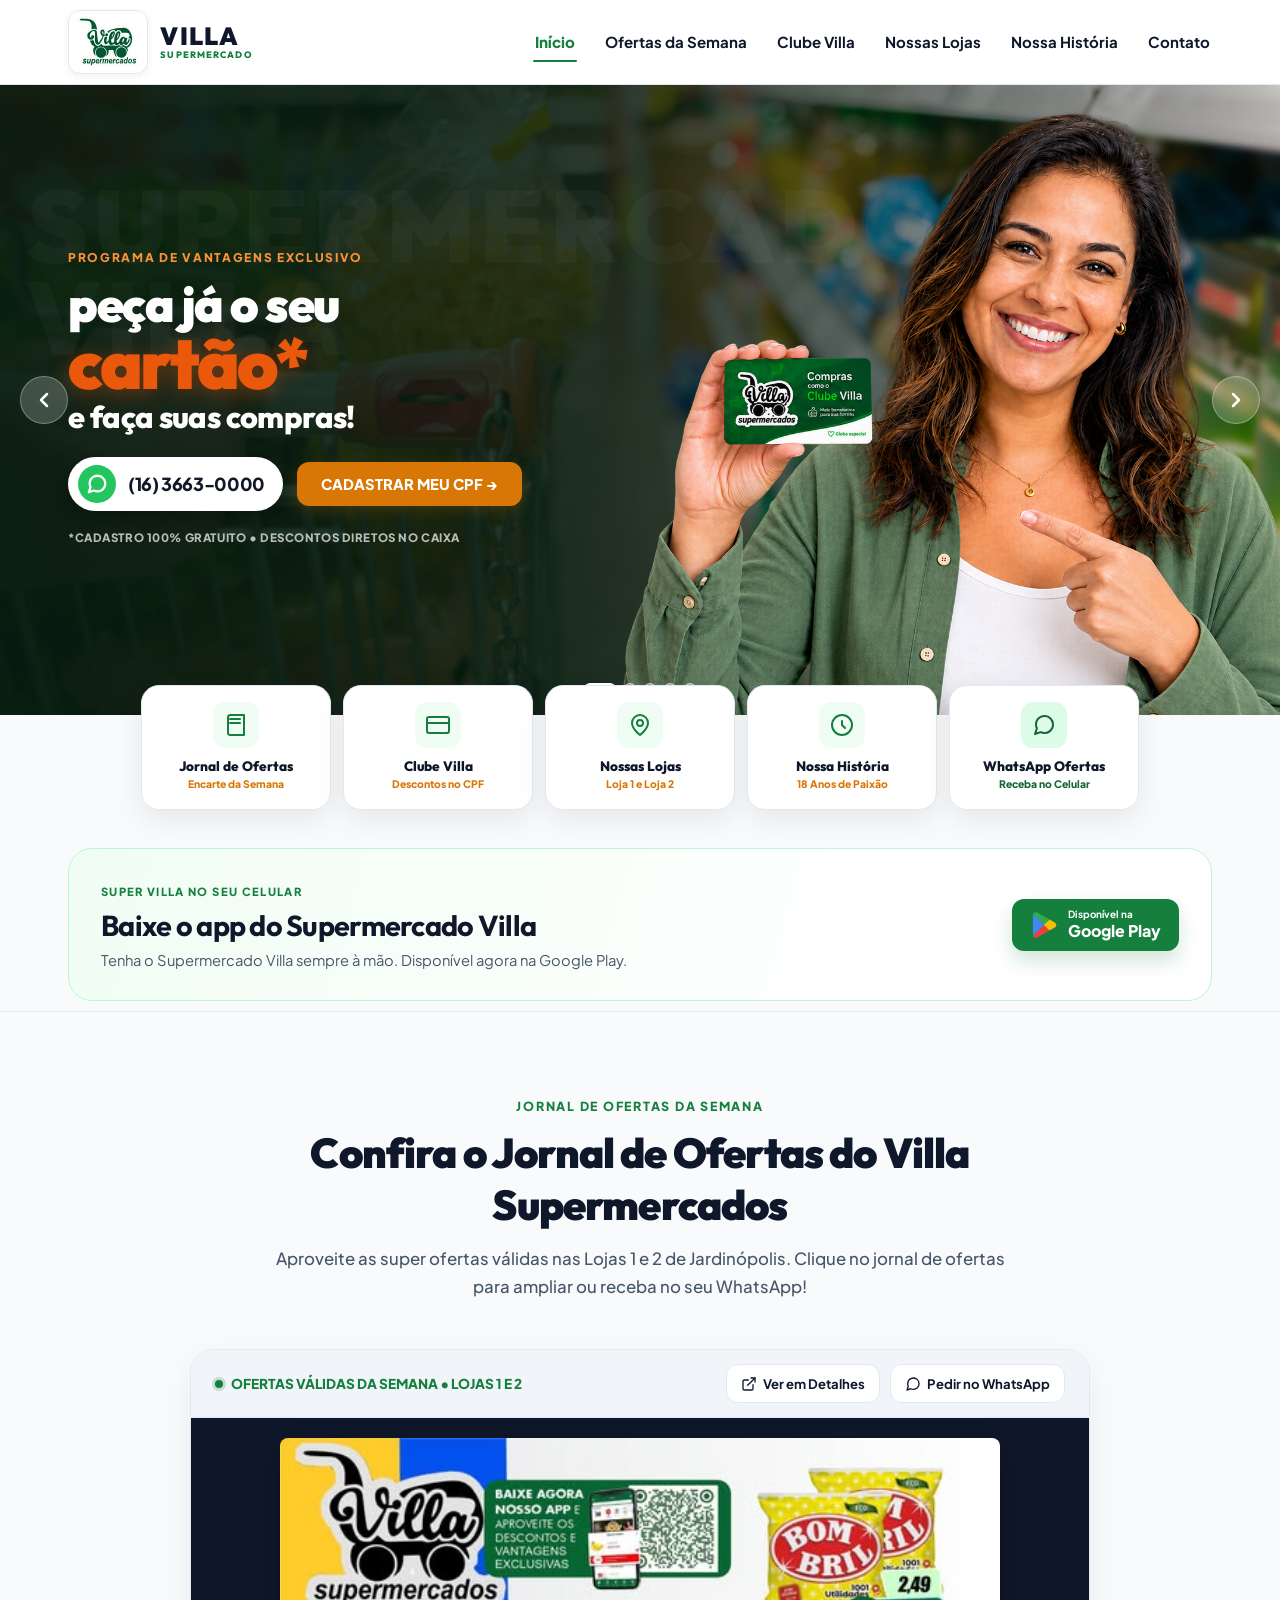
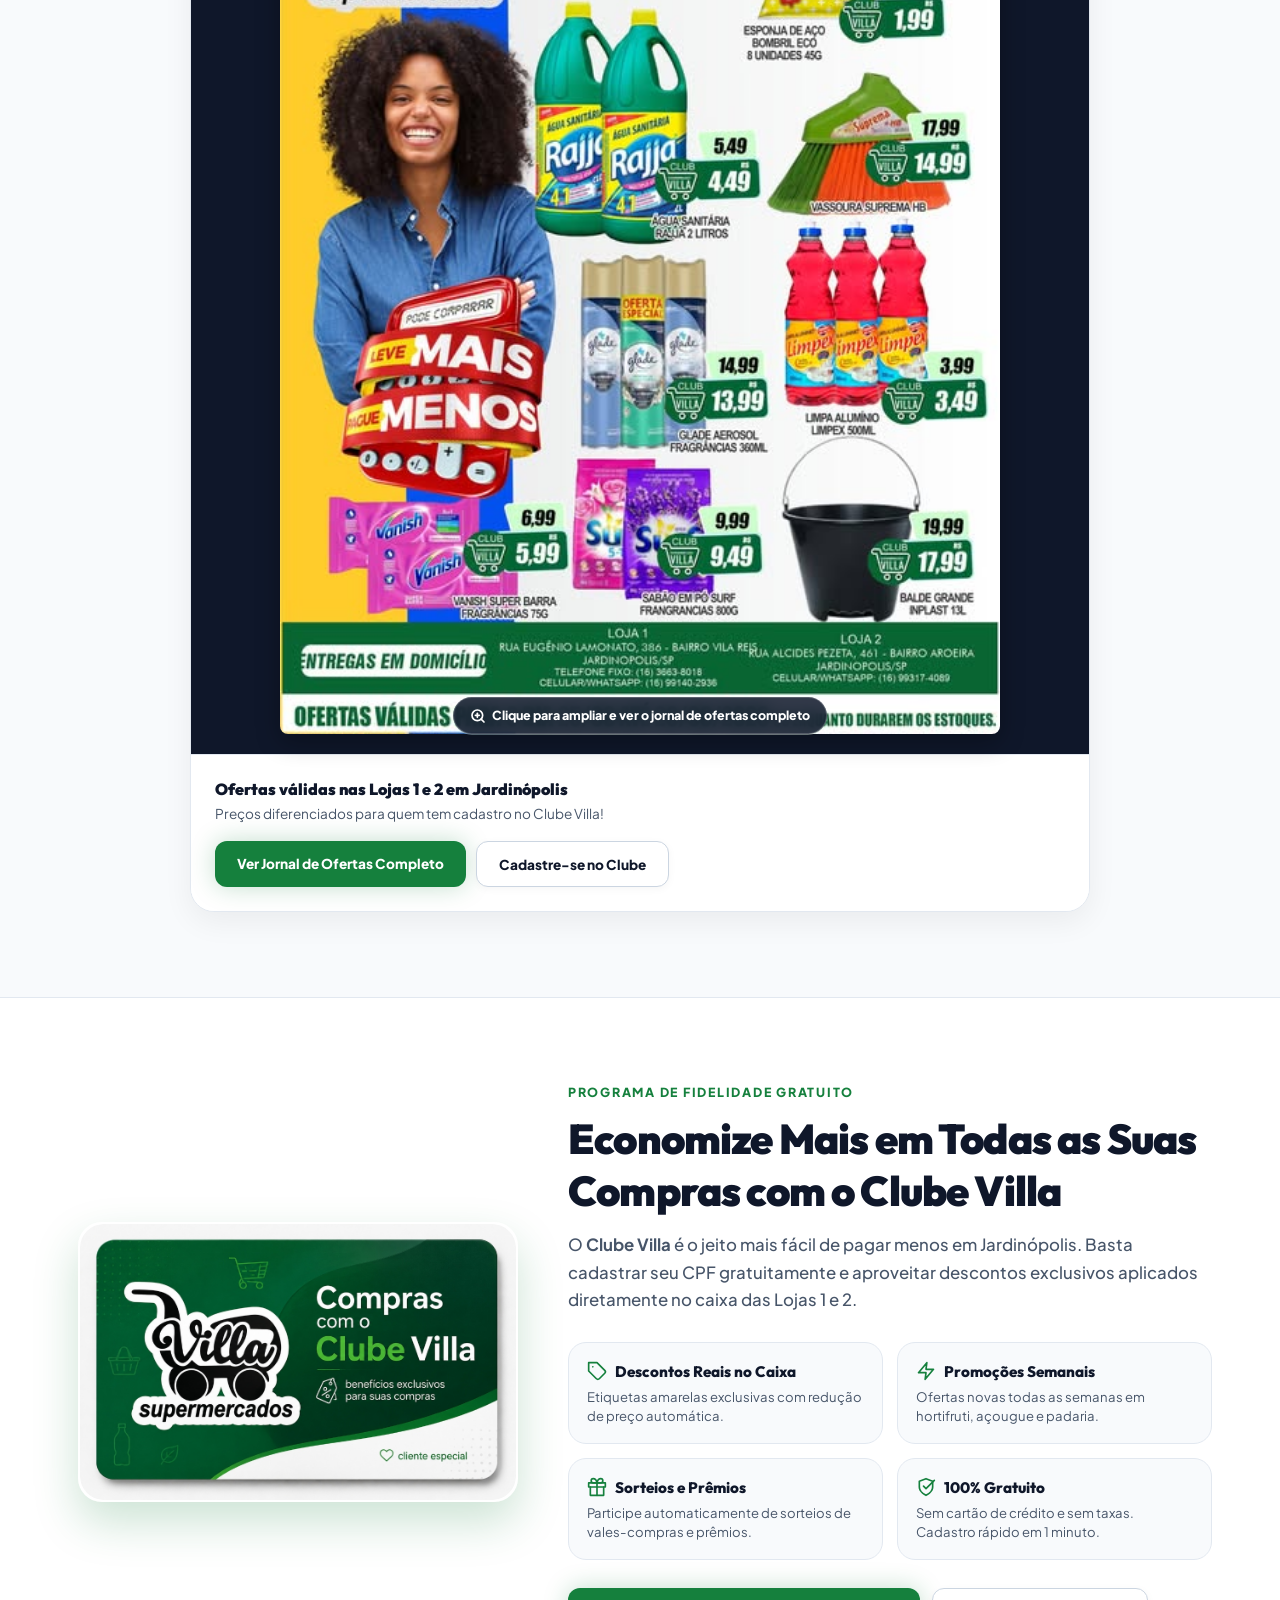
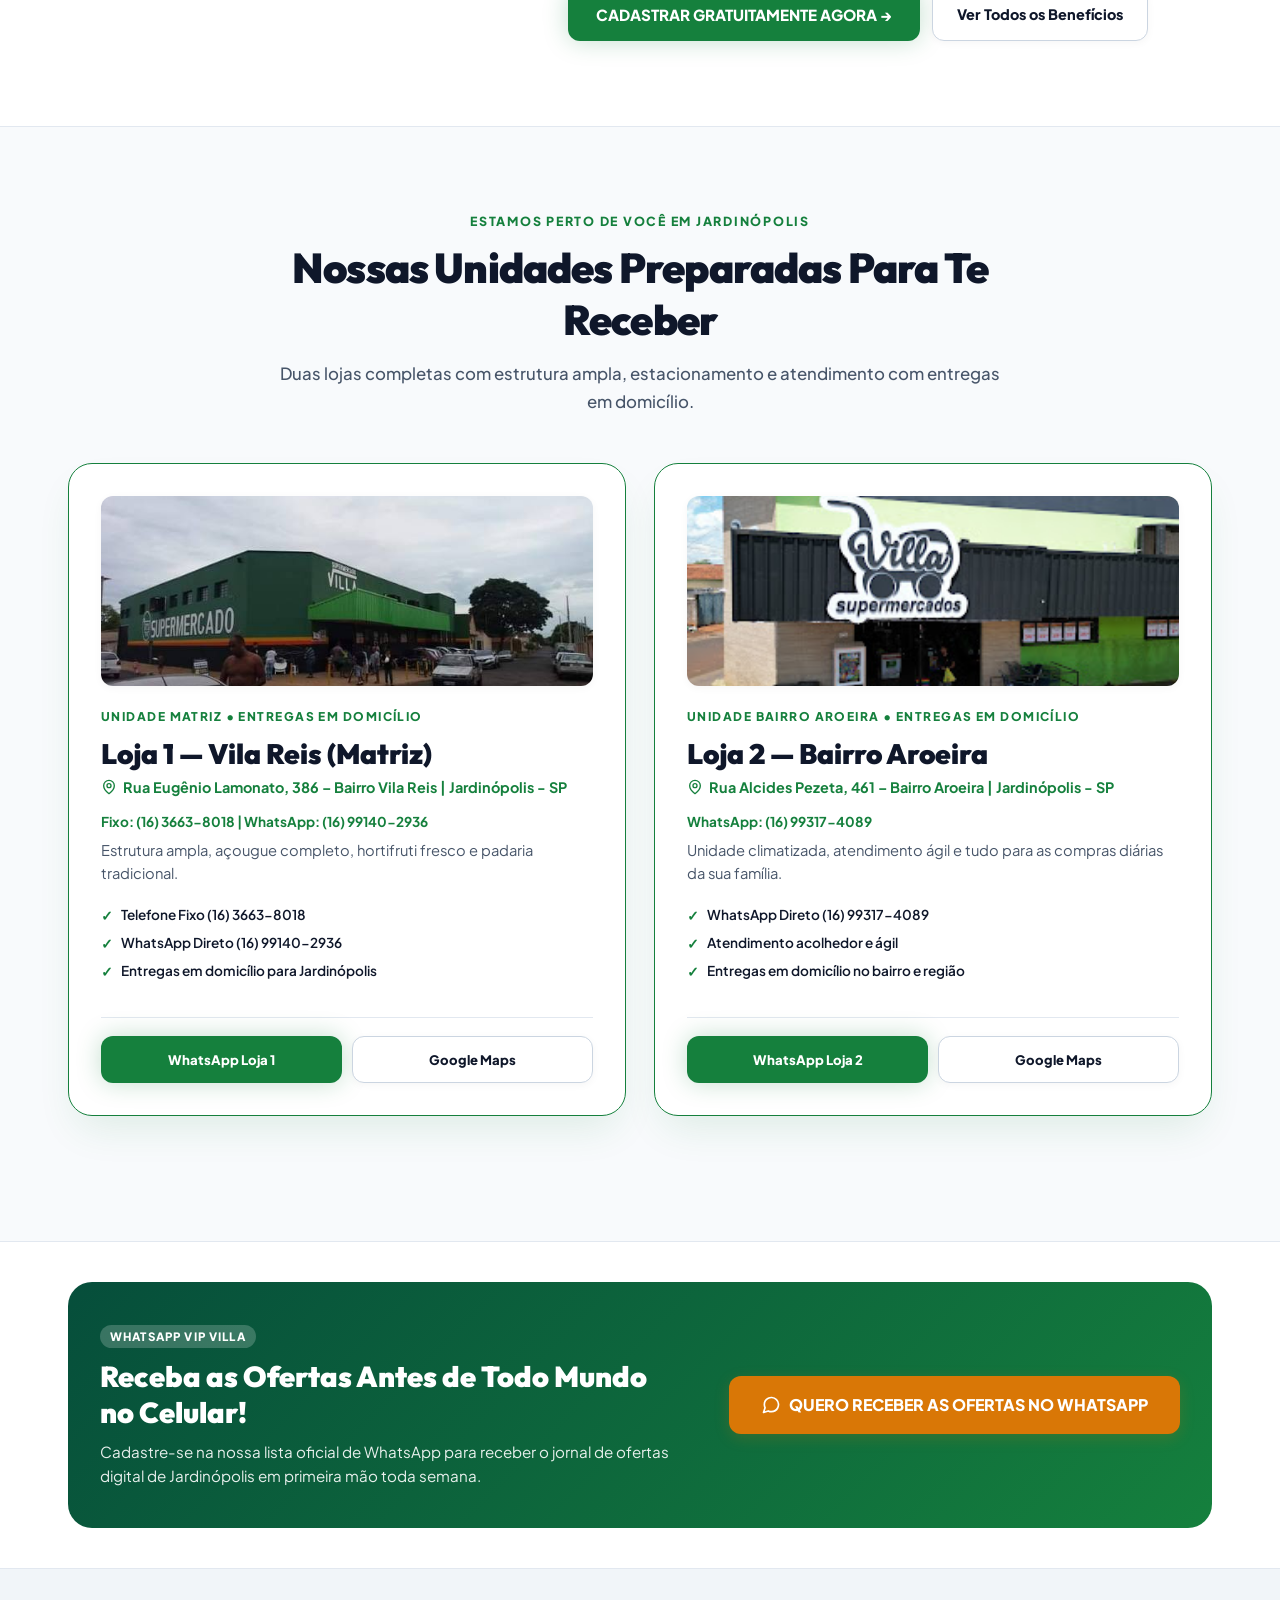
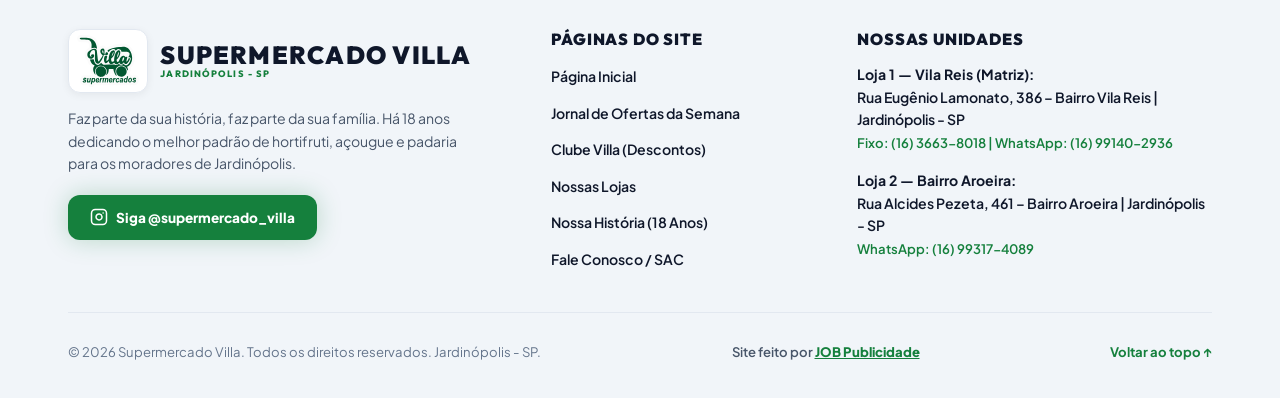
<file: index.html>
<!DOCTYPE html>
<html lang="pt-BR">
<head>
  <meta charset="UTF-8">
  <meta name="viewport" content="width=device-width, initial-scale=1.0">
  
  <!-- SEO Primary Meta Tags -->
  <title>Supermercado Villa | Jardinópolis - SP | Ofertas, Hortifruti, Açougue & Clube Villa</title>
  <meta name="title" content="Supermercado Villa | Jardinópolis - SP | Ofertas, Hortifruti, Açougue & Clube Villa">
  <meta name="description" content="Supermercado Villa em Jardinópolis SP. Há 18 anos oferecendo hortifruti fresco, açougue premium, padaria e as melhores ofertas no Clube Villa. Lojas 1 e 2!">
  <meta name="keywords" content="Supermercado Villa, Jardinópolis, Supermercado Jardinopolis, Hortifruti Jardinópolis, Açougue Jardinópolis, Clube Villa, Ofertas Supermercado Villa, Tabloide Villa">
  <meta name="author" content="Supermercado Villa">
  <meta name="robots" content="index, follow">

  <!-- Open Graph / Facebook -->
  <meta property="og:type" content="website">
  <meta property="og:url" content="https://supermercadovilla.com.br/">
  <meta property="og:title" content="Supermercado Villa — Faz parte da sua história, faz parte da sua família">
  <meta property="og:description" content="Há 18 anos oferecendo o melhor em hortifruti, açougue e padaria para Jardinópolis-SP. Inscreva-se no Clube Villa para descontos exclusivos!">
  <meta property="og:image" content="images/villa-logo-oficial.png">

  <!-- Favicon -->
  <link rel="icon" type="image/svg+xml" href="images/Supermercado Villa.svg">

  <!-- Google Fonts -->
  <link rel="preconnect" href="https://fonts.googleapis.com">
  <link rel="preconnect" href="https://fonts.gstatic.com" crossorigin>
  <link href="https://fonts.googleapis.com/css2?family=Outfit:wght@400;500;600;700;800;900&family=Plus+Jakarta+Sans:wght@400;500;600;700;800&display=swap" rel="stylesheet">

  <!-- Stylesheet -->
  <link rel="stylesheet" href="styles.css">

  <!-- Schema.org JSON-LD (SEO & GEO) -->
  <script type="application/ld+json">
  {
    "@context": "https://schema.org",
    "@graph": [
      {
        "@type": "Supermarket",
        "@id": "https://supermercadovilla.com.br/#loja1",
        "name": "Supermercado Villa - Loja 1 (Área Industrial)",
        "url": "https://supermercadovilla.com.br/lojas.html",
        "logo": "https://supermercadovilla.com.br/images/villa-logo-oficial.png",
        "image": "https://supermercadovilla.com.br/images/hero-banner.jpg",
        "description": "Loja 1 do Supermercado Villa em Jardinópolis SP na Área Industrial.",
        "telephone": "+551636630000",
        "priceRange": "$$",
        "address": {
          "@type": "PostalAddress",
          "streetAddress": "Rua Eugênio Lamonato, 386 - Área Industrial",
          "addressLocality": "Jardinópolis",
          "addressRegion": "SP",
          "postalCode": "14180-000",
          "addressCountry": "BR"
        },
        "founder": {
          "@type": "Person",
          "name": "Ivail Ribeiro Desiderio dos Santos"
        },
        "sameAs": [
          "https://www.instagram.com/supermercado_villa"
        ]
      },
      {
        "@type": "Supermarket",
        "@id": "https://supermercadovilla.com.br/#loja2",
        "name": "Supermercado Villa - Loja 2 (Jardim Aroeira)",
        "url": "https://supermercadovilla.com.br/lojas.html",
        "logo": "https://supermercadovilla.com.br/images/villa-logo-oficial.png",
        "image": "https://supermercadovilla.com.br/images/loja-2-fachada.png",
        "description": "Loja 2 do Supermercado Villa em Jardinópolis SP no Jardim Aroeira. Estrutura modernizada e completa.",
        "telephone": "+551636630001",
        "priceRange": "$$",
        "address": {
          "@type": "PostalAddress",
          "streetAddress": "Rua Alcides Pizeta, 461 - Jardim Aroeira",
          "addressLocality": "Jardinópolis",
          "addressRegion": "SP",
          "postalCode": "14180-000",
          "addressCountry": "BR"
        },
        "sameAs": [
          "https://www.instagram.com/supermercado_villa"
        ]
      }
    ]
  }
  </script>
</head>
<body>


  <!-- Navegação Principal -->
  <header class="header">
    <div class="container header-inner">
      <a href="index.html" class="logo">
        <div class="logo-box">
          <img src="images/Supermercado Villa.svg" alt="Supermercado Villa Logo Oficial" class="logo-img">
        </div>
        <div class="logo-text">
          <span class="logo-title">VILLA</span>
          <span class="logo-subtitle">SUPERMERCADO</span>
        </div>
      </a>

      <nav class="nav" aria-label="Navegação principal">
        <ul class="nav-links" id="navMenu">
          <li><a href="index.html" class="nav-link active">Início</a></li>
          <li><a href="ofertas.html" class="nav-link">Ofertas da Semana</a></li>
          <li><a href="clube.html" class="nav-link">Clube Villa</a></li>
          <li><a href="lojas.html" class="nav-link">Nossas Lojas</a></li>
          <li><a href="sobre.html" class="nav-link">Nossa História</a></li>
          <li><a href="contato.html" class="nav-link">Contato</a></li>
        </ul>
      </nav>

      <button class="mobile-toggle" id="mobileToggle" aria-label="Abrir Menu" aria-expanded="false" aria-controls="navMenu">
        <svg width="24" height="24" viewBox="0 0 24 24" fill="none" stroke="currentColor" stroke-width="2.5" stroke-linecap="round" stroke-linejoin="round"><line x1="3" y1="12" x2="21" y2="12"/><line x1="3" y1="6" x2="21" y2="6"/><line x1="3" y1="18" x2="21" y2="18"/></svg>
      </button>
    </div>
  </header>

  <!-- HERO BANNER SLIDER GRANDE (ESTILO GRICKI & BIG COMPRA) -->
  <section class="hero-slider-section">
    <div class="hero-slider">
      <div class="slider-track" id="sliderTrack">
        
        <!-- Slide 1: Grande Banner de Varejo (Fundo de Supermercado e Mulher com Cartão) -->
        <div class="slide slide-retail-campaign">
          <div class="retail-overlay"></div>
          <div class="retail-bg-watermark">SUPERMERCADOS VILLA</div>

          <div class="container retail-container">
            <div class="retail-banner-grid">
              
              <!-- Coluna Esquerda: Texto de Impacto e WhatsApp -->
              <div class="retail-col-left">
                <span class="retail-tag-eyebrow">PROGRAMA DE VANTAGENS EXCLUSIVO</span>
                <h1 class="retail-headline">
                  peça já o seu<br>
                  <span class="retail-highlight-word">cartão*</span><br>
                  <span class="retail-sub-word">e faça suas compras!</span>
                </h1>

                <div style="display: flex; align-items: center; gap: 14px; flex-wrap: wrap; margin-bottom: 18px;">
                  <a href="https://wa.me/5516991402936?text=Ol%C3%A1%2C%20gostaria%20de%20solicitar%20o%20cart%C3%A3o%20do%20Supermercado%20Villa!" target="_blank" class="retail-whatsapp-pill">
                    <span class="whatsapp-icon-circle">
                      <svg width="22" height="22" viewBox="0 0 24 24" fill="none" stroke="currentColor" stroke-width="2.5" stroke-linecap="round" stroke-linejoin="round"><path d="M21 11.5a8.38 8.38 0 0 1-.9 3.8 8.5 8.5 0 0 1-7.6 4.7 8.38 8.38 0 0 1-3.8-.9L3 21l1.9-5.7a8.38 8.38 0 0 1-.9-3.8 8.5 8.5 0 0 1 4.7-7.6 8.38 8.38 0 0 1 3.8-.9h.5a8.48 8.48 0 0 1 8 8v.5z"/></svg>
                    </span>
                    <span>(16) 3663-0000</span>
                  </a>
                  <button class="btn btn-accent js-open-clube" style="padding: 12px 24px; font-size: 0.92rem;">
                    CADASTRAR MEU CPF →
                  </button>
                </div>
                
                <div class="retail-disclaimer">*CADASTRO 100% GRATUITO • DESCONTOS DIRETOS NO CAIXA</div>
              </div>

              <!-- Coluna Direita: Mulher com Cartão Recortada e Colada na Base -->
              <div class="retail-col-visual">
                <div class="retail-shopper-wrap">
                  <img src="images/clubevila.png" alt="Cliente Clube Villa com Cartão" class="retail-shopper-img">
                </div>
              </div>

            </div>
          </div>
        </div>

        <!-- Slide 2: Aplicativo Oficial Supermercado Villa -->
        <div class="slide slide-app-campaign">
          <div class="app-banner-glow"></div>
          <div class="container">
            <div class="app-banner-grid">
              
              <!-- Coluna Texto e Ações -->
              <div class="app-banner-content">
                <span class="app-banner-tag">
                  <svg width="14" height="14" viewBox="0 0 24 24" fill="none" stroke="currentColor" stroke-width="2.5" stroke-linecap="round" stroke-linejoin="round"><rect width="14" height="20" x="5" y="2" rx="2" ry="2"/><path d="M12 18h.01"/></svg>
                  APLICATIVO OFICIAL SUPER VILLA
                </span>
                <h2 class="app-banner-title">
                  Baixe o App Supermercado Villa &amp; <span>Ative Descontos no Bolso</span>
                </h2>
                <p class="app-banner-desc">
                  Consulte o jornal de ofertas da semana, ative descontos exclusivos do Clube Villa, acompanhe promoções relâmpago e monte sua lista de compras com facilidade!
                </p>
                <div class="app-banner-actions">
                  <a href="https://play.google.com/store/apps/details?id=mobilesim.id689.app&amp;hl=pt_BR" target="_blank" rel="noopener noreferrer" class="btn-app-googleplay" aria-label="Baixar na Google Play">
                    <svg width="24" height="24" viewBox="0 0 40 40" xmlns="http://www.w3.org/2000/svg"><path fill="none" d="M0,0h40v40H0V0z"></path><g><path d="M19.7,19.2L4.3,35.3c0,0,0,0,0,0c0.5,1.7,2.1,3,4,3c0.8,0,1.5-0.2,2.1-0.6l0,0l17.4-9.9L19.7,19.2z" fill="#EA4335"></path><path d="M35.3,16.4L35.3,16.4l-7.5-4.3l-8.4,7.4l8.5,8.3l7.5-4.2c1.3-0.7,2.2-2.1,2.2-3.6C37.5,18.5,36.6,17.1,35.3,16.4z" fill="#FBBC04"></path><path d="M4.3,4.7C4.2,5,4.2,5.4,4.2,5.8v28.5c0,0.4,0,0.7,0.1,1.1l16-15.7L4.3,4.7z" fill="#4285F4"></path><path d="M19.8,20l8-7.9L10.5,2.3C9.9,1.9,9.1,1.7,8.3,1.7c-1.9,0-3.6,1.3-4,3c0,0,0,0,0,0L19.8,20z" fill="#34A853"></path></g></svg>
                    <span><small>Disponível no</small>Google Play</span>
                  </a>
                  <button class="btn btn-accent js-open-clube" style="padding: 12px 24px; font-size: 0.92rem;">
                    CADASTRAR MEU CPF →
                  </button>
                </div>
              </div>

              <!-- Coluna Mockup Smartphone -->
              <div class="app-banner-visual">
                <div class="app-mockup-wrap">
                  <div class="app-float-badge">
                    <svg width="18" height="18" viewBox="0 0 24 24" fill="none" stroke="#22c55e" stroke-width="2.5" stroke-linecap="round" stroke-linejoin="round"><path d="m12 15 2 2 4-4"/><rect width="14" height="20" x="5" y="2" rx="2" ry="2"/></svg>
                    <span style="font-size: 0.8rem; font-weight: 900; color: #ffffff;">OFERTAS NO CELULAR</span>
                  </div>
                  <img src="images/app-supermercado-villa.png" alt="Aplicativo Oficial Supermercado Villa" class="app-mockup-img">
                </div>
              </div>

            </div>
          </div>
        </div>

        <!-- Slide 3: Hortifruti Selecionado -->
        <div class="slide" style="background-image: url('images/hortifruti.jpg');">
          <div class="slide-overlay"></div>
          <div class="container">
            <div class="slide-content">
              <span class="slide-tag">
                <svg width="14" height="14" viewBox="0 0 24 24" fill="none" stroke="currentColor" stroke-width="2" stroke-linecap="round" stroke-linejoin="round"><path d="M12 2a7 7 0 0 0-7 7c0 5.25 7 13 7 13s7-7.75 7-13a7 7 0 0 0-7-7z"/><circle cx="12" cy="9" r="2.5"/></svg>
                FRESCO TODO DIA
              </span>
              <h2 class="slide-title">
                Hortifruti Selecionado
              </h2>
              <p class="slide-desc">
                Frutas, legumes e verduras frescas todos os dias, direto do produtor para a sua mesa com máxima qualidade e economia.
              </p>
              <div class="slide-actions">
                <a href="ofertas.html" class="btn btn-accent" style="padding: 14px 28px; font-size: 0.95rem;">
                  VER OFERTAS DA SEMANA →
                </a>
                <a href="lojas.html" class="btn btn-secondary" style="padding: 14px 24px;">
                  ONDE ESTAMOS
                </a>
              </div>
            </div>
          </div>
        </div>

        <!-- Slide 4: Açougue Premium -->
        <div class="slide" style="background-image: url('images/acougue.jpg');">
          <div class="slide-overlay"></div>
          <div class="container">
            <div class="slide-content">
              <span class="slide-tag">
                <svg width="14" height="14" viewBox="0 0 24 24" fill="none" stroke="currentColor" stroke-width="2" stroke-linecap="round" stroke-linejoin="round"><path d="M6 13.87A4 4 0 0 1 7.41 6a5.11 5.11 0 0 1 1.05-1.54 5 5 0 0 1 7.08 0A5.11 5.11 0 0 1 16.59 6 4 4 0 0 1 18 13.87V21H6Z"/><line x1="6" y1="17" x2="18" y2="17"/></svg>
                CORTES NOBRES
              </span>
              <h2 class="slide-title">
                Açougue Premium
              </h2>
              <p class="slide-desc">
                Carnes frescas e cortes sob medida para o seu dia a dia e ocasiões especiais.
              </p>
              <div class="slide-actions">
                <a href="ofertas.html" class="btn btn-accent" style="padding: 14px 28px; font-size: 0.95rem;">
                  VER OFERTAS DA SEMANA →
                </a>
                <a href="lojas.html" class="btn btn-secondary" style="padding: 14px 24px;">
                  ONDE ESTAMOS
                </a>
              </div>
            </div>
          </div>
        </div>

        <!-- Slide 5: Padaria & Confeitaria -->
        <div class="slide" style="background-image: url('images/padaria.jpg');">
          <div class="slide-overlay"></div>
          <div class="container">
            <div class="slide-content">
              <span class="slide-tag">
                <svg width="14" height="14" viewBox="0 0 24 24" fill="none" stroke="currentColor" stroke-width="2" stroke-linecap="round" stroke-linejoin="round"><path d="M18 8h1a4 4 0 0 1 0 8h-1"/><path d="M2 8h16v9a4 4 0 0 1-4 4H6a4 4 0 0 1-4-4V8z"/><line x1="6" y1="1" x2="6" y2="4"/><line x1="10" y1="1" x2="10" y2="4"/><line x1="14" y1="1" x2="14" y2="4"/></svg>
                PRODUÇÃO PRÓPRIA
              </span>
              <h2 class="slide-title">
                Padaria &amp; Confeitaria
              </h2>
              <p class="slide-desc">
                Padaria e confeitaria do Supermercado Villa. Pão francês quentinho a toda hora, bolos, tortas e delícias artesanais.
              </p>
              <div class="slide-actions">
                <a href="ofertas.html" class="btn btn-accent" style="padding: 14px 28px; font-size: 0.95rem;">
                  VER OFERTAS DA SEMANA →
                </a>
                <a href="lojas.html" class="btn btn-secondary" style="padding: 14px 24px;">
                  ONDE ESTAMOS
                </a>
              </div>
            </div>
          </div>
        </div>

      </div>

      <!-- Setas de Navegação -->
      <button class="slider-arrow slider-arrow--prev" id="sliderPrev" aria-label="Slide Anterior">
        <svg width="24" height="24" viewBox="0 0 24 24" fill="none" stroke="currentColor" stroke-width="2.5" stroke-linecap="round" stroke-linejoin="round"><polyline points="15 18 9 12 15 6"/></svg>
      </button>
      <button class="slider-arrow slider-arrow--next" id="sliderNext" aria-label="Próximo Slide">
        <svg width="24" height="24" viewBox="0 0 24 24" fill="none" stroke="currentColor" stroke-width="2.5" stroke-linecap="round" stroke-linejoin="round"><polyline points="9 18 15 12 9 6"/></svg>
      </button>

      <!-- Indicadores Dots -->
      <div class="slider-dots" id="sliderDots"></div>
    </div>
  </section>

  <!-- ATALHOS RÁPIDOS (QUICK ACCESS GRID - ESTILO PORTAL DE REDE) -->
  <section class="quick-access-section">
    <div class="container">
      <div class="quick-grid reveal">
        
        <a href="ofertas.html" class="quick-card">
          <div class="quick-icon-wrap">
            <svg width="24" height="24" viewBox="0 0 24 24" fill="none" stroke="currentColor" stroke-width="2" stroke-linecap="round" stroke-linejoin="round"><path d="M4 19.5v-15A2.5 2.5 0 0 1 6.5 2H20v20H6.5a2.5 2.5 0 0 1-2.5-2.5Z"/><path d="M6 6h10"/><path d="M6 10h10"/></svg>
          </div>
          <span class="quick-title">Jornal de Ofertas</span>
          <span class="quick-badge">Encarte da Semana</span>
        </a>

        <a href="clube.html" class="quick-card">
          <div class="quick-icon-wrap">
            <svg width="24" height="24" viewBox="0 0 24 24" fill="none" stroke="currentColor" stroke-width="2" stroke-linecap="round" stroke-linejoin="round"><rect x="1" y="4" width="22" height="16" rx="2" ry="2"/><line x1="1" y1="10" x2="23" y2="10"/></svg>
          </div>
          <span class="quick-title">Clube Villa</span>
          <span class="quick-badge">Descontos no CPF</span>
        </a>

        <a href="lojas.html" class="quick-card">
          <div class="quick-icon-wrap">
            <svg width="24" height="24" viewBox="0 0 24 24" fill="none" stroke="currentColor" stroke-width="2" stroke-linecap="round" stroke-linejoin="round"><path d="M20 10c0 6-8 12-8 12s-8-6-8-12a8 8 0 0 1 16 0z"/><circle cx="12" cy="10" r="3"/></svg>
          </div>
          <span class="quick-title">Nossas Lojas</span>
          <span class="quick-badge">Loja 1 e Loja 2</span>
        </a>

        <a href="sobre.html" class="quick-card">
          <div class="quick-icon-wrap">
            <svg width="24" height="24" viewBox="0 0 24 24" fill="none" stroke="currentColor" stroke-width="2" stroke-linecap="round" stroke-linejoin="round"><path d="M12 8v4l3 3"/><circle cx="12" cy="12" r="10"/></svg>
          </div>
          <span class="quick-title">Nossa História</span>
          <span class="quick-badge">18 Anos de Paixão</span>
        </a>

        <a href="https://wa.me/5516991402936?text=Ol%C3%A1%2C%20gostaria%20de%20receber%20as%20ofertas%20do%20Supermercado%20Villa!" target="_blank" class="quick-card">
          <div class="quick-icon-wrap" style="background: #dcfce7; color: #166534;">
            <svg width="24" height="24" viewBox="0 0 24 24" fill="none" stroke="currentColor" stroke-width="2" stroke-linecap="round" stroke-linejoin="round"><path d="M21 11.5a8.38 8.38 0 0 1-.9 3.8 8.5 8.5 0 0 1-7.6 4.7 8.38 8.38 0 0 1-3.8-.9L3 21l1.9-5.7a8.38 8.38 0 0 1-.9-3.8 8.5 8.5 0 0 1 4.7-7.6 8.38 8.38 0 0 1 3.8-.9h.5a8.48 8.48 0 0 1 8 8v.5z"/></svg>
          </div>
          <span class="quick-title">WhatsApp Ofertas</span>
          <span class="quick-badge" style="color: #166534;">Receba no Celular</span>
        </a>

      </div>
    </div>
  </section>

  <section class="app-promo-section">
    <div class="container">
      <div class="app-promo reveal">
        <div>
          <span class="app-promo-kicker">SUPER VILLA NO SEU CELULAR</span>
          <h2>Baixe o app do Supermercado Villa</h2>
          <p>Tenha o Supermercado Villa sempre à mão. Disponível agora na Google Play.</p>
        </div>
        <a href="https://play.google.com/store/apps/details?id=mobilesim.id689.app&amp;hl=pt_BR" target="_blank" rel="noopener noreferrer" class="app-promo-button" aria-label="Baixar o app do Supermercado Villa na Google Play">
                        <svg class="kOqhQd" aria-hidden="true" viewBox="0 0 40 40" xmlns="http://www.w3.org/2000/svg"><path fill="none" d="M0,0h40v40H0V0z"></path><g><path d="M19.7,19.2L4.3,35.3c0,0,0,0,0,0c0.5,1.7,2.1,3,4,3c0.8,0,1.5-0.2,2.1-0.6l0,0l17.4-9.9L19.7,19.2z" fill="#EA4335"></path><path d="M35.3,16.4L35.3,16.4l-7.5-4.3l-8.4,7.4l8.5,8.3l7.5-4.2c1.3-0.7,2.2-2.1,2.2-3.6C37.5,18.5,36.6,17.1,35.3,16.4z" fill="#FBBC04"></path><path d="M4.3,4.7C4.2,5,4.2,5.4,4.2,5.8v28.5c0,0.4,0,0.7,0.1,1.1l16-15.7L4.3,4.7z" fill="#4285F4"></path><path d="M19.8,20l8-7.9L10.5,2.3C9.9,1.9,9.1,1.7,8.3,1.7c-1.9,0-3.6,1.3-4,3c0,0,0,0,0,0L19.8,20z" fill="#34A853"></path></g></svg>
          <span><small>Disponível na</small>Google Play</span>
        </a>
      </div>
    </div>
  </section>

  <!-- TABLÓIDE DIGITAL & ENCARTE DA SEMANA NA HOME -->
  <section class="section section-gray">
    <div class="container">
      <div class="section-header reveal">
        <span class="section-tag">JORNAL DE OFERTAS DA SEMANA</span>
        <h2 class="section-title">Confira o Jornal de Ofertas do Villa Supermercados</h2>
        <p class="section-description">
          Aproveite as super ofertas válidas nas Lojas 1 e 2 de Jardinópolis. Clique no jornal de ofertas para ampliar ou receba no seu WhatsApp!
        </p>
      </div>

      <!-- PAINEL DO TABLÓIDE OFICIAL NA HOME -->
      <div class="tabloide-panel reveal delay-1">
        
        <div class="tabloide-toolbar">
          <div class="tabloide-status">
            <span class="tabloide-status-dot"></span>
            <span>OFERTAS VIGENTES • ENTREGAS EM DOMICÍLIO</span>
          </div>

          <div class="tabloide-tools">
            <a href="ofertas.html" class="tabloide-tool-btn" title="Abrir Página de Ofertas">
              <svg width="16" height="16" viewBox="0 0 24 24" fill="none" stroke="currentColor" stroke-width="2" stroke-linecap="round" stroke-linejoin="round"><path d="M18 13v6a2 2 0 0 1-2 2H5a2 2 0 0 1-2-2V8a2 2 0 0 1 2-2h6"/><polyline points="15 3 21 3 21 9"/><line x1="10" y1="14" x2="21" y2="3"/></svg>
              <span>Ver em Detalhes</span>
            </a>
            <a href="https://wa.me/5516991402936?text=Ol%C3%A1%2C%20gostaria%20de%20receber%20o%20jornal%20de%20ofertas%20do%20Supermercado%20Villa!" target="_blank" class="tabloide-tool-btn" title="Receber no WhatsApp">
              <svg width="16" height="16" viewBox="0 0 24 24" fill="none" stroke="currentColor" stroke-width="2" stroke-linecap="round" stroke-linejoin="round"><path d="M21 11.5a8.38 8.38 0 0 1-.9 3.8 8.5 8.5 0 0 1-7.6 4.7 8.38 8.38 0 0 1-3.8-.9L3 21l1.9-5.7a8.38 8.38 0 0 1-.9-3.8 8.5 8.5 0 0 1 4.7-7.6 8.38 8.38 0 0 1 3.8-.9h.5a8.48 8.48 0 0 1 8 8v.5z"/></svg>
              <span>Pedir no WhatsApp</span>
            </a>
          </div>
        </div>

        <!-- Imagem do Encarte Postado -->
        <div class="tabloide-frame" id="tabloideFrame" style="cursor: pointer;" onclick="window.location.href='ofertas.html'">
          <img src="images/tabloide-oficial.jpg" alt="Jornal de Ofertas Oficial Supermercado Villa" class="tabloide-img" style="max-width: 720px;">
          <div class="tabloide-zoom-hint">
            <svg width="16" height="16" viewBox="0 0 24 24" fill="none" stroke="currentColor" stroke-width="2.5" stroke-linecap="round" stroke-linejoin="round"><circle cx="11" cy="11" r="8"/><line x1="21" y1="21" x2="16.65" y2="16.65"/><line x1="11" y1="8" x2="11" y2="14"/><line x1="8" y1="11" x2="14" y2="11"/></svg>
            <span>Clique para ampliar e ver o jornal de ofertas completo</span>
          </div>
        </div>

        <div class="tabloide-footer">
          <div>
            <h4 style="font-size: 1rem; font-weight: 900; color: var(--color-text); margin-bottom: 4px;">Ofertas válidas nas Lojas 1 e 2 em Jardinópolis</h4>
            <p style="font-size: 0.85rem; color: var(--color-text-muted); margin: 0;">Preços diferenciados para quem tem cadastro no Clube Villa!</p>
          </div>
          <div style="display: flex; gap: 10px; flex-wrap: wrap;">
            <a href="ofertas.html" class="btn btn-primary" style="font-size: 0.85rem;">Ver Jornal de Ofertas Completo</a>
            <button class="btn btn-secondary js-open-clube" style="font-size: 0.85rem;">Cadastre-se no Clube</button>
          </div>
        </div>

      </div>
    </div>
  </section>

  <!-- CLUBE VILLA: DESTAQUE PARA CONVERSÃO -->
  <section class="section section-white">
    <div class="container">
      <div class="clube-grid reveal">
        <div class="clube-card-wrap">
          <!-- Cartão Oficial Clube de Desconto -->
          <div style="border-radius: var(--radius-xl); overflow: hidden; box-shadow: 0 20px 45px rgba(21,128,61,0.22); border: 2px solid rgba(255,255,255,0.4); max-width: 480px; width: 100%;">
            <img src="images/cartao-clube-villa.png" alt="Cartão Oficial do Clube de Desconto Supermercado Villa" style="width: 100%; height: auto; object-fit: contain; display: block; border-radius: inherit;">
          </div>
        </div>

        <div>
          <span class="section-tag">PROGRAMA DE FIDELIDADE GRATUITO</span>
          <h2 class="section-title" style="text-align: left;">
            Economize Mais em Todas as Suas Compras com o Clube Villa
          </h2>
          <p class="section-description" style="text-align: left;">
            O <strong>Clube Villa</strong> é o jeito mais fácil de pagar menos em Jardinópolis. Basta cadastrar seu CPF gratuitamente e aproveitar descontos exclusivos aplicados diretamente no caixa das Lojas 1 e 2.
          </p>

          <div class="benefits-grid">
            <div class="benefit-card">
              <div style="display: flex; align-items: center; gap: 8px; margin-bottom: 6px;">
                <svg width="20" height="20" viewBox="0 0 24 24" fill="none" stroke="currentColor" stroke-width="2" stroke-linecap="round" stroke-linejoin="round" style="color: var(--color-primary);"><path d="M12 2H2v10l9.29 9.29c.94.94 2.48.94 3.42 0l6.58-6.58c.94-.94.94-2.48 0-3.42L12 2Z"/><path d="M7 7h.01"/></svg>
                <h3 class="benefit-card-title" style="margin: 0;">Descontos Reais no Caixa</h3>
              </div>
              <p class="benefit-card-desc">Etiquetas amarelas exclusivas com redução de preço automática.</p>
            </div>

            <div class="benefit-card">
              <div style="display: flex; align-items: center; gap: 8px; margin-bottom: 6px;">
                <svg width="20" height="20" viewBox="0 0 24 24" fill="none" stroke="currentColor" stroke-width="2" stroke-linecap="round" stroke-linejoin="round" style="color: var(--color-primary);"><polygon points="13 2 3 14 12 14 11 22 21 10 12 10 13 2"/></svg>
                <h3 class="benefit-card-title" style="margin: 0;">Promoções Semanais</h3>
              </div>
              <p class="benefit-card-desc">Ofertas novas todas as semanas em hortifruti, açougue e padaria.</p>
            </div>

            <div class="benefit-card">
              <div style="display: flex; align-items: center; gap: 8px; margin-bottom: 6px;">
                <svg width="20" height="20" viewBox="0 0 24 24" fill="none" stroke="currentColor" stroke-width="2" stroke-linecap="round" stroke-linejoin="round" style="color: var(--color-primary);"><polyline points="20 12 20 22 4 22 4 12"/><rect x="2" y="7" width="20" height="5"/><line x1="12" y1="22" x2="12" y2="7"/><path d="M12 7H7.5a2.5 2.5 0 0 1 0-5C11 2 12 7 12 7z"/><path d="M12 7h4.5a2.5 2.5 0 0 0 0-5C13 2 12 7 12 7z"/></svg>
                <h3 class="benefit-card-title" style="margin: 0;">Sorteios e Prêmios</h3>
              </div>
              <p class="benefit-card-desc">Participe automaticamente de sorteios de vales-compras e prêmios.</p>
            </div>

            <div class="benefit-card">
              <div style="display: flex; align-items: center; gap: 8px; margin-bottom: 6px;">
                <svg width="20" height="20" viewBox="0 0 24 24" fill="none" stroke="currentColor" stroke-width="2" stroke-linecap="round" stroke-linejoin="round" style="color: var(--color-primary);"><path d="M12 22s8-4 8-10V5l-8-3-8 3v7c0 6 8 10 8 10z"/><polyline points="9 11 12 14 22 4"/></svg>
                <h3 class="benefit-card-title" style="margin: 0;">100% Gratuito</h3>
              </div>
              <p class="benefit-card-desc">Sem cartão de crédito e sem taxas. Cadastro rápido em 1 minuto.</p>
            </div>
          </div>

          <div style="display: flex; gap: 12px; flex-wrap: wrap;">
            <button class="btn btn-primary js-open-clube" style="padding: 14px 28px; font-size: 0.95rem;">
              CADASTRAR GRATUITAMENTE AGORA →
            </button>
            <a href="clube.html" class="btn btn-secondary" style="padding: 14px 24px;">
              Ver Todos os Benefícios
            </a>
          </div>
        </div>
      </div>
    </div>
  </section>

  <!-- RESUMO DAS NOSSAS LOJAS EM JARDINÓPOLIS -->
  <section class="section section-gray">
    <div class="container">
      <div class="section-header reveal">
        <span class="section-tag">ESTAMOS PERTO DE VOCÊ EM JARDINÓPOLIS</span>
        <h2 class="section-title">Nossas Unidades Preparadas Para Te Receber</h2>
        <p class="section-description">
          Duas lojas completas com estrutura ampla, estacionamento e atendimento com entregas em domicílio.
        </p>
      </div>

      <div class="stores-grid">
        <!-- Loja 1 -->
        <div class="store-card active reveal delay-1">
          <div style="border-radius: var(--radius-md); overflow: hidden; height: 190px; margin-bottom: 16px; box-shadow: var(--shadow-sm);">
            <img src="images/loja-fachada.jpg" alt="Fachada Loja 1 Supermercado Villa" style="width: 100%; height: 100%; object-fit: cover;">
          </div>
          <div>
            <span class="store-kicker">UNIDADE MATRIZ • ENTREGAS EM DOMICÍLIO</span>
            <h3 class="store-name">Loja 1 — Vila Reis (Matriz)</h3>
            <p class="store-address" style="display: flex; align-items: center; gap: 6px;">
              <svg width="16" height="16" viewBox="0 0 24 24" fill="none" stroke="currentColor" stroke-width="2" stroke-linecap="round" stroke-linejoin="round"><path d="M20 10c0 6-8 12-8 12s-8-6-8-12a8 8 0 0 1 16 0z"/><circle cx="12" cy="10" r="3"/></svg>
              <span>Rua Eugênio Lamonato, 386 – Bairro Vila Reis | Jardinópolis - SP</span>
            </p>
            <p style="font-size: 0.85rem; font-weight: 700; color: var(--color-primary); margin: 6px 0;">
              Fixo: (16) 3663-8018 | WhatsApp: (16) 99140-2936
            </p>
            <p class="store-desc">
              Estrutura ampla, açougue completo, hortifruti fresco e padaria tradicional.
            </p>
            <ul class="store-features">
              <li class="store-feature-item">Telefone Fixo (16) 3663-8018</li>
              <li class="store-feature-item">WhatsApp Direto (16) 99140-2936</li>
              <li class="store-feature-item">Entregas em domicílio para Jardinópolis</li>
            </ul>
          </div>

          <div class="store-actions" style="margin-top: 14px;">
            <a href="https://wa.me/5516991402936?text=Ol%C3%A1%2C%20quero%20falar%20com%20a%20Loja%201%20do%20Supermercado%20Villa" target="_blank" class="btn btn-primary" style="font-size: 0.82rem;">WhatsApp Loja 1</a>
            <a href="https://maps.google.com/?q=Rua+Eugenio+Lamonato+386+Jardinopolis+SP" target="_blank" class="btn btn-secondary" style="font-size: 0.82rem;">Google Maps</a>
          </div>
        </div>

        <!-- Loja 2 -->
        <div class="store-card reveal delay-2">
          <div style="border-radius: var(--radius-md); overflow: hidden; height: 190px; margin-bottom: 16px; box-shadow: var(--shadow-sm);">
            <img src="images/loja-2-fachada.png" alt="Fachada da Loja 2 do Supermercado Villa no Bairro Aroeira" style="width: 100%; height: 100%; object-fit: cover;">
          </div>
          <div>
            <span class="store-kicker">UNIDADE BAIRRO AROEIRA • ENTREGAS EM DOMICÍLIO</span>
            <h3 class="store-name">Loja 2 — Bairro Aroeira</h3>
            <p class="store-address" style="display: flex; align-items: center; gap: 6px;">
              <svg width="16" height="16" viewBox="0 0 24 24" fill="none" stroke="currentColor" stroke-width="2" stroke-linecap="round" stroke-linejoin="round"><path d="M20 10c0 6-8 12-8 12s-8-6-8-12a8 8 0 0 1 16 0z"/><circle cx="12" cy="10" r="3"/></svg>
              <span>Rua Alcides Pezeta, 461 – Bairro Aroeira | Jardinópolis - SP</span>
            </p>
            <p style="font-size: 0.85rem; font-weight: 700; color: var(--color-primary); margin: 6px 0;">
              WhatsApp: (16) 99317-4089
            </p>
            <p class="store-desc">
              Unidade climatizada, atendimento ágil e tudo para as compras diárias da sua família.
            </p>
            <ul class="store-features">
              <li class="store-feature-item">WhatsApp Direto (16) 99317-4089</li>
              <li class="store-feature-item">Atendimento acolhedor e ágil</li>
              <li class="store-feature-item">Entregas em domicílio no bairro e região</li>
            </ul>
          </div>

          <div class="store-actions" style="margin-top: 14px;">
            <a href="https://wa.me/5516991402936?text=Ol%C3%A1%2C%20quero%20falar%20com%20a%20Loja%202%20do%20Supermercado%20Villa" target="_blank" class="btn btn-primary" style="font-size: 0.82rem;">WhatsApp Loja 2</a>
            <a href="https://maps.google.com/?q=Rua+Alcides+Pezeta+461+Jardinopolis+SP" target="_blank" class="btn btn-secondary" style="font-size: 0.82rem;">Google Maps</a>
          </div>
        </div>
      </div>
    </div>
  </section>

  <!-- NEWSLETTER / CANAL DE OFERTAS WHATSAPP -->
  <section class="section section-white" style="padding: 40px 0;">
    <div class="container">
      <div style="background: linear-gradient(135deg, #064e3b 0%, #15803d 100%); border-radius: var(--radius-xl); padding: 40px 32px; color: white; display: flex; align-items: center; justify-content: space-between; gap: 24px; flex-wrap: wrap;" class="reveal whatsapp-vip-banner">
        <div style="max-width: 580px;">
          <span style="background: rgba(255,255,255,0.2); padding: 4px 10px; border-radius: 9999px; font-size: 0.72rem; font-weight: 900; letter-spacing: 0.1em; text-transform: uppercase;">WHATSAPP VIP VILLA</span>
          <h3 style="font-size: 1.8rem; font-weight: 900; margin: 10px 0; color: white;">Receba as Ofertas Antes de Todo Mundo no Celular!</h3>
          <p style="font-size: 0.95rem; opacity: 0.9; margin: 0;">
            Cadastre-se na nossa lista oficial de WhatsApp para receber o jornal de ofertas digital de Jardinópolis em primeira mão toda semana.
          </p>
        </div>
        <div class="whatsapp-vip-action">
          <a href="https://wa.me/5516991402936?text=Ol%C3%A1%2C%20quero%20receber%20as%20ofertas%20do%20Supermercado%20Villa%20no%20meu%20WhatsApp!" target="_blank" class="btn btn-accent whatsapp-vip-cta" style="padding: 16px 32px; font-size: 1rem; gap: 8px;">
            <svg width="20" height="20" viewBox="0 0 24 24" fill="none" stroke="currentColor" stroke-width="2" stroke-linecap="round" stroke-linejoin="round"><path d="M21 11.5a8.38 8.38 0 0 1-.9 3.8 8.5 8.5 0 0 1-7.6 4.7 8.38 8.38 0 0 1-3.8-.9L3 21l1.9-5.7a8.38 8.38 0 0 1-.9-3.8 8.5 8.5 0 0 1 4.7-7.6 8.38 8.38 0 0 1 3.8-.9h.5a8.48 8.48 0 0 1 8 8v.5z"/></svg>
            QUERO RECEBER AS OFERTAS NO WHATSAPP
          </a>
        </div>
      </div>
    </div>
  </section>

  <!-- Rodapé Institucional -->
  <footer id="contato" class="footer">
    <div class="container">
      <div class="footer-grid reveal">
        <div>
          <div class="logo">
            <div class="logo-box">
              <img src="images/Supermercado Villa.svg" alt="Supermercado Villa Logo Oficial" class="logo-img">
            </div>
            <div class="logo-text">
              <span class="logo-title">SUPERMERCADO VILLA</span>
              <span class="logo-subtitle">JARDINÓPOLIS - SP</span>
            </div>
          </div>
          <p class="footer-brand-desc">
            Faz parte da sua história, faz parte da sua família. Há 18 anos dedicando o melhor padrão de hortifruti, açougue e padaria para os moradores de Jardinópolis.
          </p>
          <a href="https://www.instagram.com/supermercado_villa" target="_blank" class="btn btn-primary" style="font-size: 0.85rem; gap: 8px;">
            <svg width="18" height="18" viewBox="0 0 24 24" fill="none" stroke="currentColor" stroke-width="2" stroke-linecap="round" stroke-linejoin="round"><rect x="2" y="2" width="20" height="20" rx="5" ry="5"/><path d="M16 11.37A4 4 0 1 1 12.63 8 4 4 0 0 1 16 11.37z"/><line x1="17.5" y1="6.5" x2="17.51" y2="6.5"/></svg>
            <span>Siga @supermercado_villa</span>
          </a>
        </div>

        <div>
          <h4 class="footer-title">Páginas do Site</h4>
          <ul class="footer-links">
            <li><a href="index.html">Página Inicial</a></li>
            <li><a href="ofertas.html">Jornal de Ofertas da Semana</a></li>
            <li><a href="clube.html">Clube Villa (Descontos)</a></li>
            <li><a href="lojas.html">Nossas Lojas</a></li>
            <li><a href="sobre.html">Nossa História (18 Anos)</a></li>
            <li><a href="contato.html">Fale Conosco / SAC</a></li>
          </ul>
        </div>

        <div>
          <h4 class="footer-title">Nossas Unidades</h4>
          <ul class="footer-links" style="gap: 16px;">
            <li>
              <strong>Loja 1 — Vila Reis (Matriz):</strong><br>
              Rua Eugênio Lamonato, 386 – Bairro Vila Reis | Jardinópolis - SP<br>
              <span style="font-size: 0.82rem; color: #15803d;">Fixo: (16) 3663-8018 | WhatsApp: (16) 99140-2936</span>
            </li>
            <li>
              <strong>Loja 2 — Bairro Aroeira:</strong><br>
              Rua Alcides Pezeta, 461 – Bairro Aroeira | Jardinópolis - SP<br>
              <span style="font-size: 0.82rem; color: #15803d;">WhatsApp: (16) 99317-4089</span>
            </li>
          </ul>
        </div>
      </div>

      <div class="footer-bottom">
        <p>© 2026 Supermercado Villa. Todos os direitos reservados. Jardinópolis - SP.</p>
        <p class="footer-agency">
          Site feito por <a href="https://jobpublicidade.com.br/" target="_blank" rel="noopener noreferrer" class="agency-link">JOB Publicidade</a>
        </p>
        <a href="#" style="font-weight: 700; color: var(--color-primary);">Voltar ao topo ↑</a>
      </div>
    </div>
  </footer>

  <!-- Modal Dialog Clube Villa -->
  <div class="modal-overlay" id="clubeModal">
    <div class="modal-card">
      <button class="modal-close" id="modalCloseBtn">&times;</button>

      <div id="modalFormView">
        <span class="modal-kicker">CADASTRO GRATUITO E RÁPIDO</span>
        <h3 style="font-size: 1.8rem; font-weight: 900; margin-bottom: 8px;">Seja Bem-vindo ao Clube Villa!</h3>
        <p style="font-size: 0.9rem; color: var(--color-text-muted); margin-bottom: 24px;">
          Preencha seus dados para garantir descontos exclusivos imediatamente em nossas lojas em Jardinópolis.
        </p>

        <form id="clubeForm">
          <div class="form-group">
            <label class="form-label">Nome Completo *</label>
            <input type="text" id="inputName" required placeholder="Ex: Maria Silva" class="form-input">
          </div>

          <div class="form-group">
            <label class="form-label">Telefone / Celular *</label>
            <input type="tel" required placeholder="(16) 99999-9999" class="form-input">
          </div>

          <div class="form-group">
            <label class="form-label">CPF (para identificação no caixa)</label>
            <input type="text" placeholder="000.000.000-00" class="form-input">
          </div>

          <button type="submit" class="btn btn-primary" style="width: 100%; padding: 16px; margin-top: 8px; font-size: 1rem;">
            CONCLUIR MEU CADASTRO CLUBE VILLA
          </button>
        </form>
      </div>

      <div id="modalSuccessView" style="display: none; text-align: center; padding: 20px 0;">
        <div style="width: 64px; height: 64px; margin: 0 auto 16px auto; border-radius: var(--radius-md); background: var(--color-primary-light); border: 2px solid var(--color-primary); color: var(--color-primary); display: flex; align-items: center; justify-content: center;">
          <svg width="36" height="36" viewBox="0 0 24 24" fill="none" stroke="currentColor" stroke-width="2" stroke-linecap="round" stroke-linejoin="round"><path d="M22 11.08V12a10 10 0 1 1-5.93-9.14"/><polyline points="22 4 12 14.01 9 11.01"/></svg>
        </div>
        <h3 style="font-size: 1.8rem; font-weight: 900;">Parabéns, <span id="successUserName">Cliente</span>!</h3>
        <p style="color: var(--color-primary); font-weight: 800; margin-top: 4px; margin-bottom: 24px;">
          Seu cadastro no Clube Villa foi realizado com sucesso!
        </p>

        <div style="max-width: 320px; margin: 0 auto 20px auto; border-radius: var(--radius-lg); overflow: hidden; box-shadow: 0 12px 28px rgba(0,0,0,0.18);">
          <img src="images/cartao-clube-villa.png" alt="Cartão Oficial Clube Villa Ativado" style="width: 100%; height: auto; display: block; border-radius: inherit;">
        </div>

        <p style="font-size: 0.85rem; color: var(--color-text-muted); margin-bottom: 20px;">
          Agora basta informar o seu telefone ou CPF no caixa da Loja 1 ou Loja 2 em Jardinópolis para aplicar os descontos!
        </p>
      </div>

    </div>
  </div>

  <script src="site-data.js"></script>
  <script src="main.js"></script>
</body>
</html>
</file>
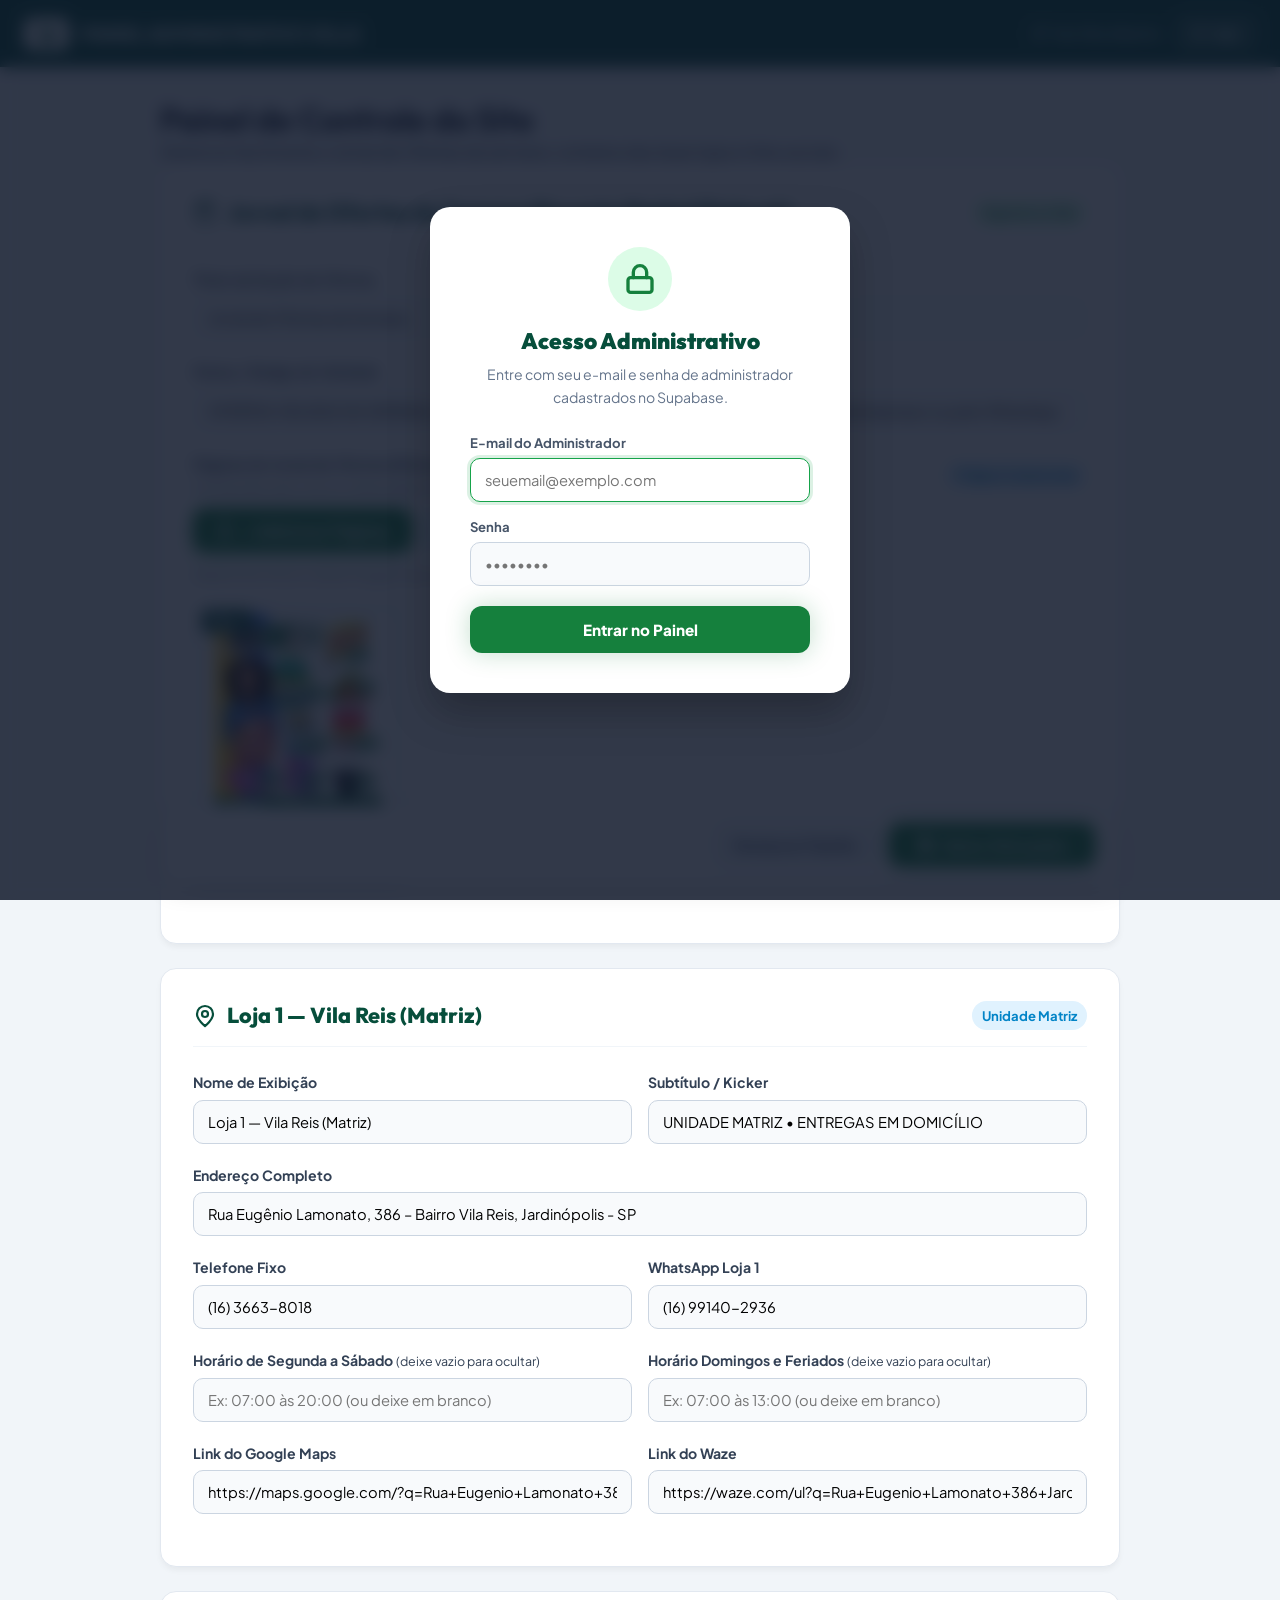
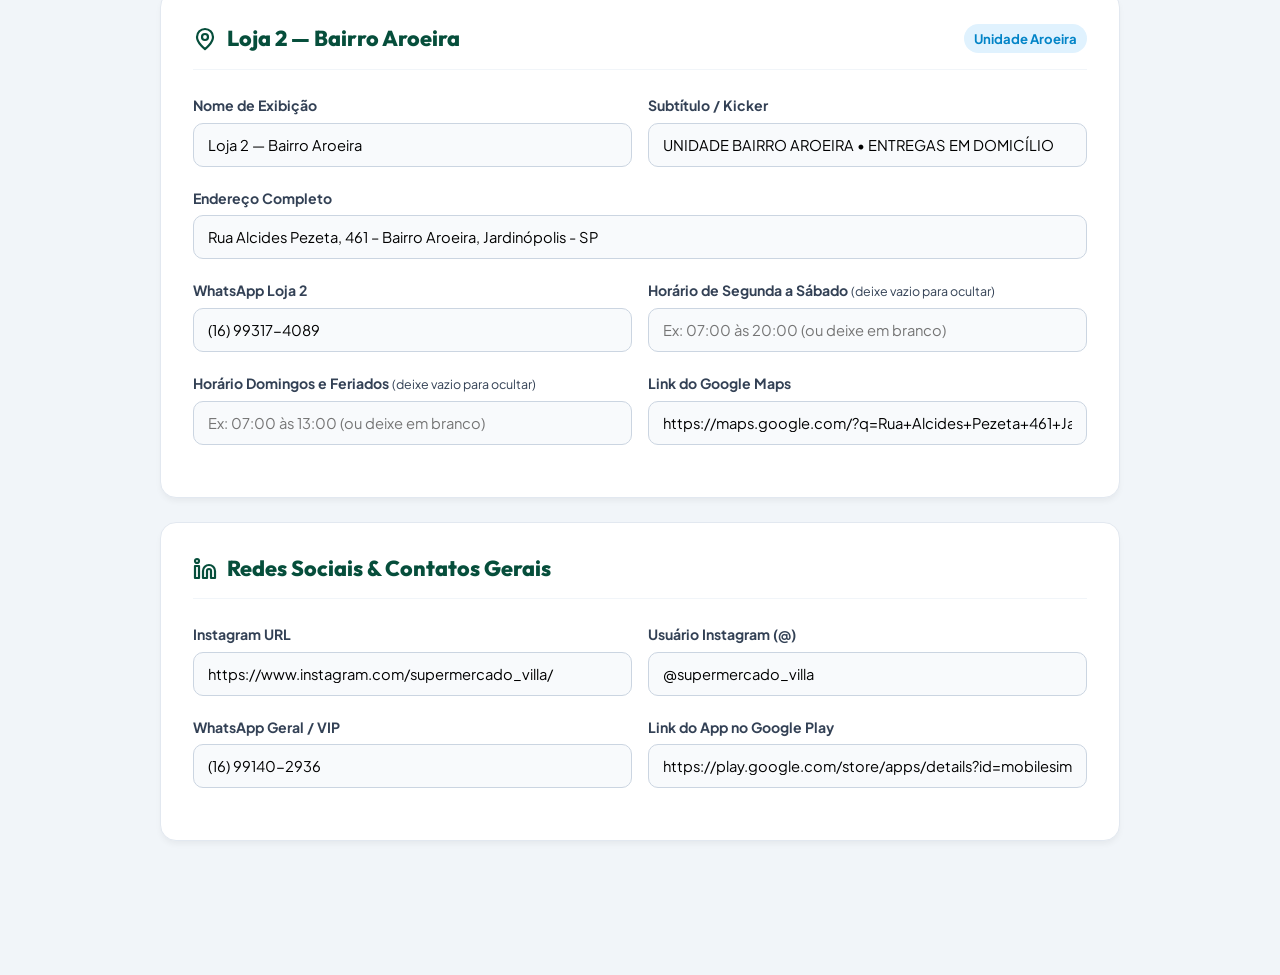
<file: admin.html>
<!DOCTYPE html>
<html lang="pt-BR">
<head>
  <meta charset="UTF-8">
  <meta name="viewport" content="width=device-width, initial-scale=1.0">
  <title>Painel Administrativo | Supermercado Villa</title>
  
  <meta name="robots" content="noindex, nofollow, noarchive">
  <link rel="icon" type="image/svg+xml" href="images/Supermercado Villa.svg">
  <link rel="preconnect" href="https://fonts.googleapis.com">
  <link rel="preconnect" href="https://fonts.gstatic.com" crossorigin>
  <link href="https://fonts.googleapis.com/css2?family=Outfit:wght@400;500;600;700;800;900&family=Plus+Jakarta+Sans:wght@400;500;600;700;800&display=swap" rel="stylesheet">
  <link rel="stylesheet" href="styles.css">
  <script src="site-data.js"></script>

  <style>
    body {
      background-color: #f1f5f9;
      color: #0f172a;
      min-height: 100vh;
      display: flex;
      flex-direction: column;
    }
    .admin-nav {
      background: #064e3b;
      color: #ffffff;
      padding: 16px 24px;
      display: flex;
      justify-content: space-between;
      align-items: center;
      box-shadow: 0 4px 12px rgba(0,0,0,0.1);
    }
    .admin-nav-brand {
      display: flex;
      align-items: center;
      gap: 12px;
      font-weight: 800;
      font-size: 1.15rem;
    }
    .admin-nav-links {
      display: flex;
      align-items: center;
      gap: 16px;
    }
    .admin-nav-link {
      color: #cbd5e1;
      text-decoration: none;
      font-size: 0.9rem;
      font-weight: 600;
      transition: color 0.2s;
    }
    .admin-nav-link:hover {
      color: #ffffff;
    }
    .admin-logout-btn {
      background: rgba(255, 255, 255, 0.12);
      color: #ffffff !important;
      border: 1px solid rgba(255, 255, 255, 0.25);
      padding: 8px 16px;
      border-radius: 8px;
      font-size: 0.85rem;
      font-weight: 700;
      cursor: pointer;
      display: inline-flex;
      align-items: center;
      gap: 6px;
      transition: all 0.2s;
      min-height: auto;
    }
    .admin-logout-btn:hover {
      background: rgba(239, 68, 68, 0.85);
      border-color: #ef4444;
      color: #ffffff !important;
      transform: translateY(-1px);
    }
    .admin-container {
      max-width: 1000px;
      margin: 32px auto;
      padding: 0 20px;
      width: 100%;
      flex: 1;
    }
    .admin-card {
      background: #ffffff;
      border-radius: 16px;
      border: 1px solid #e2e8f0;
      padding: 32px;
      margin-bottom: 24px;
      box-shadow: 0 4px 6px -1px rgba(0,0,0,0.05);
    }
    .admin-card-header {
      display: flex;
      justify-content: space-between;
      align-items: center;
      margin-bottom: 24px;
      padding-bottom: 16px;
      border-bottom: 1px solid #f1f5f9;
    }
    .admin-card-title {
      font-size: 1.35rem;
      font-weight: 800;
      color: #064e3b;
      display: flex;
      align-items: center;
      gap: 10px;
    }
    .admin-form-group {
      margin-bottom: 20px;
    }
    .admin-label {
      display: block;
      font-size: 0.88rem;
      font-weight: 700;
      margin-bottom: 6px;
      color: #334155;
    }
    .admin-input {
      width: 100%;
      padding: 12px 14px;
      border: 1.5px solid #cbd5e1;
      border-radius: 10px;
      font-size: 0.92rem;
      font-family: inherit;
      background: #f8fafc;
      transition: all 0.2s;
    }
    .admin-input:focus {
      outline: none;
      border-color: #16a34a;
      background: #ffffff;
      box-shadow: 0 0 0 3px rgba(22,163,74,0.15);
    }
    .admin-grid-2 {
      display: grid;
      grid-template-columns: 1fr 1fr;
      gap: 16px;
    }
    @media (max-width: 768px) {
      .admin-grid-2 {
        grid-template-columns: 1fr;
      }
    }
    .image-preview-area {
      border: 2px dashed #cbd5e1;
      border-radius: 12px;
      padding: 20px;
      text-align: center;
      background: #f8fafc;
      cursor: pointer;
      position: relative;
      transition: all 0.2s;
    }
    .image-preview-area:hover {
      border-color: #16a34a;
      background: #f0fdf4;
    }
    .image-preview-img {
      max-height: 280px;
      max-width: 100%;
      border-radius: 8px;
      box-shadow: 0 4px 12px rgba(0,0,0,0.1);
      display: block;
      margin: 12px auto 0;
    }
    .action-bar {
      position: sticky;
      bottom: 16px;
      background: #ffffff;
      border: 1px solid #cbd5e1;
      border-radius: 16px;
      padding: 16px 24px;
      box-shadow: 0 10px 25px -5px rgba(0,0,0,0.15);
      display: flex;
      justify-content: space-between;
      align-items: center;
      flex-wrap: wrap;
      gap: 12px;
      z-index: 99;
    }
    .badge-status {
      display: inline-flex;
      align-items: center;
      gap: 6px;
      font-size: 0.82rem;
      padding: 4px 10px;
      border-radius: 999px;
      font-weight: 700;
    }
    .badge-success { background: #dcfce7; color: #15803d; }
    .badge-info { background: #e0f2fe; color: #0284c7; }
    .auth-overlay {
      position: fixed;
      inset: 0;
      background: rgba(15,23,42,0.85);
      backdrop-filter: blur(8px);
      display: flex;
      align-items: center;
      justify-content: center;
      z-index: 9999;
    }
    .auth-box {
      background: #ffffff;
      border-radius: 20px;
      padding: 40px;
      max-width: 420px;
      width: 90%;
      text-align: center;
      box-shadow: 0 20px 40px rgba(0,0,0,0.25);
    }
  </style>
</head>
<body>

  <!-- Modal de Autenticação Supabase (E-mail e Senha) -->
  <div class="auth-overlay" id="authOverlay" style="display: flex;">
    <div class="auth-box">
      <div style="width: 64px; height: 64px; margin: 0 auto 16px; background: #dcfce7; border-radius: 50%; display: flex; align-items: center; justify-content: center;">
        <svg width="32" height="32" viewBox="0 0 24 24" fill="none" stroke="#15803d" stroke-width="2.5" stroke-linecap="round" stroke-linejoin="round"><rect width="18" height="11" x="3" y="11" rx="2" ry="2"/><path d="M7 11V7a5 5 0 0 1 10 0v4"/></svg>
      </div>
      <h3 style="font-size: 1.4rem; font-weight: 900; margin-bottom: 8px; color: #064e3b;">Acesso Administrativo</h3>
      <p style="font-size: 0.88rem; color: #64748b; margin-bottom: 24px;">Entre com seu e-mail e senha de administrador cadastrados no Supabase.</p>
      
      <form id="authForm">
        <div style="margin-bottom: 14px; text-align: left;">
          <label style="display: block; font-size: 0.82rem; font-weight: 700; color: #475569; margin-bottom: 5px;">E-mail do Administrador</label>
          <input type="email" id="authEmail" placeholder="seuemail@exemplo.com" class="admin-input" required autofocus>
        </div>
        <div style="margin-bottom: 20px; text-align: left;">
          <label style="display: block; font-size: 0.82rem; font-weight: 700; color: #475569; margin-bottom: 5px;">Senha</label>
          <input type="password" id="authPassword" placeholder="••••••••" class="admin-input" required>
        </div>
        <button type="submit" id="btnSubmitAuth" class="btn btn-primary" style="width: 100%; padding: 14px; font-size: 0.95rem; font-weight: 800;">
          Entrar no Painel
        </button>
        <p id="authError" style="color: #ef4444; font-size: 0.84rem; margin-top: 14px; display: none; font-weight: 700; line-height: 1.4;"></p>
      </form>
    </div>
  </div>

  <!-- Barra de Navegação Admin -->
  <header class="admin-nav">
    <div class="admin-nav-brand">
      <div style="background: #ffffff; padding: 4px 8px; border-radius: 8px; display: flex; align-items: center;">
        <img src="images/Supermercado Villa.svg" alt="Logo Villa" style="height: 24px; width: auto;">
      </div>
      <span>PAINEL ADMINISTRATIVO VILLA</span>
    </div>
    <div class="admin-nav-links">
      <span id="userLoggedEmail" style="font-size: 0.85rem; color: #a7f3d0; font-weight: 600; display: none;"></span>
      <a href="index.html" target="_blank" class="admin-nav-link" style="display: flex; align-items: center; gap: 6px;">
        <svg width="16" height="16" viewBox="0 0 24 24" fill="none" stroke="currentColor" stroke-width="2" stroke-linecap="round" stroke-linejoin="round"><path d="M18 13v6a2 2 0 0 1-2 2H5a2 2 0 0 1-2-2V8a2 2 0 0 1 2-2h6"/><polyline points="15 3 21 3 21 9"/><line x1="10" y1="14" x2="21" y2="3"/></svg>
        <span>Ver Site Aberto</span>
      </a>
      <button id="logoutBtn" class="admin-logout-btn" type="button" title="Sair do painel">
        <svg width="15" height="15" viewBox="0 0 24 24" fill="none" stroke="currentColor" stroke-width="2.5" stroke-linecap="round" stroke-linejoin="round"><path d="M9 21H5a2 2 0 0 1-2-2V5a2 2 0 0 1 2-2h4"/><polyline points="16 17 21 12 16 7"/><line x1="21" y1="12" x2="9" y2="12"/></svg>
        <span>Sair</span>
      </button>
    </div>
  </header>

  <!-- Container Principal -->
  <main class="admin-container">
    <div class="admin-header-title">
      <h1>Painel de Controle do Site</h1>
      <p>Gerencie facilmente o Jornal de Ofertas da semana, contatos das duas lojas e links sociais.</p>
    </div>

    <!-- SEÇÃO 1: JORNAL DE OFERTAS / ENCARTE (MULTI-PÁGINAS) -->
    <div class="admin-card">
      <div class="admin-card-header">
        <h2 class="admin-card-title">
          <svg width="24" height="24" viewBox="0 0 24 24" fill="none" stroke="currentColor" stroke-width="2.2" stroke-linecap="round" stroke-linejoin="round"><path d="M4 19.5v-15A2.5 2.5 0 0 1 6.5 2H20v20H6.5a2.5 2.5 0 0 1-2.5-2.5Z"/><path d="M6 6h10"/><path d="M6 10h10"/></svg>
          Jornal de Ofertas da Semana (Encarte Digital Flipbook)
        </h2>
        <span class="badge-status badge-success" id="badgeOfertas">Vigente no Site</span>
      </div>

      <div class="admin-form-group">
        <label class="admin-label">Título da Seção de Ofertas</label>
        <input type="text" id="jornalTitulo" class="admin-input" placeholder="Ex: Jornal de Ofertas da Semana">
      </div>

      <div class="admin-grid-2">
        <div class="admin-form-group">
          <label class="admin-label">Status / Badge de Validade</label>
          <input type="text" id="jornalStatusBadge" class="admin-input" placeholder="Ex: OFERTAS VÁLIDAS DA SEMANA • LOJAS 1 E 2">
        </div>
        <div class="admin-form-group">
          <label class="admin-label">Aviso de Validade / Detalhes</label>
          <input type="text" id="jornalValidade" class="admin-input" placeholder="Ex: Válido até domingo ou enquanto durarem os estoques">
        </div>
      </div>

      <!-- Gerenciador de Múltiplas Páginas do Jornal de Ofertas -->
      <div class="admin-form-group">
        <div style="display: flex; justify-content: space-between; align-items: center; margin-bottom: 10px; flex-wrap: wrap; gap: 8px;">
          <div>
            <label class="admin-label" style="margin-bottom: 2px;">Páginas do Jornal de Ofertas (Efeito Revista / Flipbook)</label>
            <p style="font-size: 0.82rem; color: #64748b; margin: 0;">Você pode subir uma ou várias páginas. O site exibirá em formato de revista folheável (Flipbook)!</p>
          </div>
          <span id="totalPagesBadge" style="background: #e0f2fe; color: #0284c7; font-size: 0.8rem; font-weight: 800; padding: 4px 10px; border-radius: 999px;">1 Página</span>
        </div>

        <!-- Botões de Ação de Upload -->
        <div style="margin-bottom: 16px; display: flex; align-items: center; gap: 12px; flex-wrap: wrap;">
          <input type="file" id="encarteMultiFileInput" accept="image/*" multiple style="display: none;">
          <button type="button" id="btnUploadMultiple" class="btn btn-primary" style="padding: 12px 22px; font-size: 0.95rem; display: inline-flex; align-items: center; gap: 8px; cursor: pointer; box-shadow: 0 4px 14px rgba(22,163,74,0.35);">
            <svg width="20" height="20" viewBox="0 0 24 24" fill="none" stroke="currentColor" stroke-width="2.5" stroke-linecap="round" stroke-linejoin="round"><path d="M21 15v4a2 2 0 0 1-2 2H5a2 2 0 0 1-2-2v-4"/><polyline points="17 8 12 3 7 8"/><line x1="12" y1="3" x2="12" y2="15"/></svg>
            <span>+ Adicionar Páginas</span>
          </button>
          <button type="button" id="btnReplaceAllPages" class="btn" style="background: #e0f2fe; color: #0369a1; border: 1.5px solid #7dd3fc; padding: 11px 20px; font-size: 0.9rem; font-weight: 800; cursor: pointer; display: inline-flex; align-items: center; gap: 6px;">
            <svg width="18" height="18" viewBox="0 0 24 24" fill="none" stroke="currentColor" stroke-width="2.2" stroke-linecap="round" stroke-linejoin="round"><path d="M21 12v7a2 2 0 0 1-2 2H5a2 2 0 0 1-2-2V5a2 2 0 0 1 2-2h11"/><polyline points="21 8 21 3 16 3"/><line x1="21" y1="3" x2="10" y2="14"/></svg>
            <span>Substituir Todas as Páginas</span>
          </button>
          <button type="button" id="btnClearAllPages" class="btn" style="background: #fee2e2; color: #b91c1c; border: 1px solid #fca5a5; padding: 11px 18px; font-size: 0.88rem; font-weight: 700; cursor: pointer;">
            Excluir Todas
          </button>
          <span style="font-size: 0.82rem; color: #64748b;">(Selecione uma ou várias imagens de uma vez)</span>
        </div>

        <!-- Grade Visual de Páginas Cadastradas -->
        <div id="pagesGridContainer" style="display: grid; grid-template-columns: repeat(auto-fill, minmax(180px, 1fr)); gap: 16px; margin-bottom: 18px;">
          <!-- Itens de página gerados dinamicamente via JS -->
        </div>
      </div>
    </div>

    <!-- SEÇÃO 2: LOJA 1 (MATRIZ - VILA REIS) -->
    <div class="admin-card">
      <div class="admin-card-header">
        <h2 class="admin-card-title">
          <svg width="24" height="24" viewBox="0 0 24 24" fill="none" stroke="currentColor" stroke-width="2.2" stroke-linecap="round" stroke-linejoin="round"><path d="M20 10c0 6-8 12-8 12s-8-6-8-12a8 8 0 0 1 16 0z"/><circle cx="12" cy="10" r="3"/></svg>
          Loja 1 — Vila Reis (Matriz)
        </h2>
        <span class="badge-status badge-info">Unidade Matriz</span>
      </div>

      <div class="admin-grid-2">
        <div class="admin-form-group">
          <label class="admin-label">Nome de Exibição</label>
          <input type="text" id="loja1Nome" class="admin-input">
        </div>
        <div class="admin-form-group">
          <label class="admin-label">Subtítulo / Kicker</label>
          <input type="text" id="loja1Subtitulo" class="admin-input">
        </div>
      </div>

      <div class="admin-form-group">
        <label class="admin-label">Endereço Completo</label>
        <input type="text" id="loja1Endereco" class="admin-input">
      </div>

      <div class="admin-grid-2">
        <div class="admin-form-group">
          <label class="admin-label">Telefone Fixo</label>
          <input type="text" id="loja1Telefone" class="admin-input" placeholder="(16) 3663-8018">
        </div>
        <div class="admin-form-group">
          <label class="admin-label">WhatsApp Loja 1</label>
          <input type="text" id="loja1Whatsapp" class="admin-input" placeholder="(16) 99140-2936">
        </div>
      </div>

      <div class="admin-grid-2">
        <div class="admin-form-group">
          <label class="admin-label">Horário de Segunda a Sábado <span style="font-weight: 400; font-size: 0.78rem; color: var(--text-muted);">(deixe vazio para ocultar)</span></label>
          <input type="text" id="loja1HorarioSemana" class="admin-input" placeholder="Ex: 07:00 às 20:00 (ou deixe em branco)">
        </div>
        <div class="admin-form-group">
          <label class="admin-label">Horário Domingos e Feriados <span style="font-weight: 400; font-size: 0.78rem; color: var(--text-muted);">(deixe vazio para ocultar)</span></label>
          <input type="text" id="loja1HorarioDomingo" class="admin-input" placeholder="Ex: 07:00 às 13:00 (ou deixe em branco)">
        </div>
      </div>

      <div class="admin-grid-2">
        <div class="admin-form-group">
          <label class="admin-label">Link do Google Maps</label>
          <input type="text" id="loja1Maps" class="admin-input">
        </div>
        <div class="admin-form-group">
          <label class="admin-label">Link do Waze</label>
          <input type="text" id="loja1Waze" class="admin-input">
        </div>
      </div>
    </div>

    <!-- SEÇÃO 3: LOJA 2 (BAIRRO AROEIRA) -->
    <div class="admin-card">
      <div class="admin-card-header">
        <h2 class="admin-card-title">
          <svg width="24" height="24" viewBox="0 0 24 24" fill="none" stroke="currentColor" stroke-width="2.2" stroke-linecap="round" stroke-linejoin="round"><path d="M20 10c0 6-8 12-8 12s-8-6-8-12a8 8 0 0 1 16 0z"/><circle cx="12" cy="10" r="3"/></svg>
          Loja 2 — Bairro Aroeira
        </h2>
        <span class="badge-status badge-info">Unidade Aroeira</span>
      </div>

      <div class="admin-grid-2">
        <div class="admin-form-group">
          <label class="admin-label">Nome de Exibição</label>
          <input type="text" id="loja2Nome" class="admin-input">
        </div>
        <div class="admin-form-group">
          <label class="admin-label">Subtítulo / Kicker</label>
          <input type="text" id="loja2Subtitulo" class="admin-input">
        </div>
      </div>

      <div class="admin-form-group">
        <label class="admin-label">Endereço Completo</label>
        <input type="text" id="loja2Endereco" class="admin-input">
      </div>

      <div class="admin-grid-2">
        <div class="admin-form-group">
          <label class="admin-label">WhatsApp Loja 2</label>
          <input type="text" id="loja2Whatsapp" class="admin-input" placeholder="(16) 99317-4089">
        </div>
        <div class="admin-form-group">
          <label class="admin-label">Horário de Segunda a Sábado <span style="font-weight: 400; font-size: 0.78rem; color: var(--text-muted);">(deixe vazio para ocultar)</span></label>
          <input type="text" id="loja2HorarioSemana" class="admin-input" placeholder="Ex: 07:00 às 20:00 (ou deixe em branco)">
        </div>
      </div>

      <div class="admin-grid-2">
        <div class="admin-form-group">
          <label class="admin-label">Horário Domingos e Feriados <span style="font-weight: 400; font-size: 0.78rem; color: var(--text-muted);">(deixe vazio para ocultar)</span></label>
          <input type="text" id="loja2HorarioDomingo" class="admin-input" placeholder="Ex: 07:00 às 13:00 (ou deixe em branco)">
        </div>
        <div class="admin-form-group">
          <label class="admin-label">Link do Google Maps</label>
          <input type="text" id="loja2Maps" class="admin-input">
        </div>
      </div>
    </div>

    <!-- SEÇÃO 4: REDES SOCIAIS E CANAL VIP -->
    <div class="admin-card">
      <div class="admin-card-header">
        <h2 class="admin-card-title">
          <svg width="24" height="24" viewBox="0 0 24 24" fill="none" stroke="currentColor" stroke-width="2.2" stroke-linecap="round" stroke-linejoin="round"><path d="M16 8a6 6 0 0 1 6 6v7h-4v-7a2 2 0 0 0-2-2 2 2 0 0 0-2 2v7h-4v-7a6 6 0 0 1 6-6z"/><rect width="4" height="12" x="2" y="9"/><circle cx="4" cy="4" r="2"/></svg>
          Redes Sociais & Contatos Gerais
        </h2>
      </div>

      <div class="admin-grid-2">
        <div class="admin-form-group">
          <label class="admin-label">Instagram URL</label>
          <input type="text" id="geralInstagramUrl" class="admin-input">
        </div>
        <div class="admin-form-group">
          <label class="admin-label">Usuário Instagram (@)</label>
          <input type="text" id="geralInstagramUser" class="admin-input">
        </div>
      </div>

      <div class="admin-grid-2">
        <div class="admin-form-group">
          <label class="admin-label">WhatsApp Geral / VIP</label>
          <input type="text" id="geralWhatsappVip" class="admin-input">
        </div>
        <div class="admin-form-group">
          <label class="admin-label">Link do App no Google Play</label>
          <input type="text" id="geralAppGooglePlay" class="admin-input">
        </div>
      </div>
    </div>

    <!-- BARRA FLUTUANTE DE AÇÕES -->
    <div class="action-bar">
      <div style="display: flex; align-items: center; gap: 8px;">
        <span id="statusToast" style="display: none; padding: 6px 14px; border-radius: 8px; font-weight: 700; font-size: 0.88rem;"></span>
      </div>
      <div style="display: flex; gap: 12px; align-items: center;">
        <button id="btnResetDefaults" class="btn" style="background: #f1f5f9; color: #475569; border: 1px solid #cbd5e1; padding: 12px 20px;" type="button">
          Restaurar Padrão
        </button>
        <button id="btnSaveLocal" class="btn btn-primary" style="padding: 12px 28px; display: inline-flex; align-items: center; gap: 8px;" type="button">
          <svg width="18" height="18" viewBox="0 0 24 24" fill="none" stroke="currentColor" stroke-width="2.5" stroke-linecap="round" stroke-linejoin="round"><path d="M19 21H5a2 2 0 0 1-2-2V5a2 2 0 0 1 2-2h11l5 5v11a2 2 0 0 1-2 2z"/><polyline points="17 21 17 13 7 13 7 21"/><polyline points="7 3 7 8 15 8"/></svg>
          Salvar Alterações
        </button>
      </div>
    </div>

  </main>

  <script>
    // Autenticação Real Supabase Auth (E-mail e Senha)
    const authOverlay = document.getElementById('authOverlay');
    const authForm = document.getElementById('authForm');
    const authEmail = document.getElementById('authEmail');
    const authPassword = document.getElementById('authPassword');
    const authError = document.getElementById('authError');
    const btnSubmitAuth = document.getElementById('btnSubmitAuth');
    const logoutBtn = document.getElementById('logoutBtn');
    const userLoggedEmail = document.getElementById('userLoggedEmail');

    // Recupera token de sessão do Supabase do localStorage
    function getStoredSession() {
      try {
        const raw = localStorage.getItem('sb_villa_auth_session');
        if (raw) return JSON.parse(raw);
      } catch (e) {}
      return null;
    }

    function checkAuth() {
      const session = getStoredSession();
      if (!session || !session.access_token) {
        authOverlay.style.display = 'flex';
        document.body.style.overflow = 'hidden';
        if (userLoggedEmail) userLoggedEmail.style.display = 'none';
      } else {
        authOverlay.style.display = 'none';
        document.body.style.overflow = '';
        if (userLoggedEmail && session.user?.email) {
          userLoggedEmail.textContent = '👤 ' + session.user.email;
          userLoggedEmail.style.display = 'inline-block';
        }
      }
    }

    // Login com Supabase Auth via REST
    authForm.addEventListener('submit', async (e) => {
      e.preventDefault();
      authError.style.display = 'none';
      const email = authEmail.value.trim();
      const password = authPassword.value;

      btnSubmitAuth.disabled = true;
      btnSubmitAuth.textContent = 'Verificando credenciais...';

      try {
        const res = await fetch(window.SUPABASE_CONFIG.url + '/auth/v1/token?grant_type=password', {
          method: 'POST',
          headers: {
            'apikey': window.SUPABASE_CONFIG.anonKey,
            'Content-Type': 'application/json'
          },
          body: JSON.stringify({ email, password })
        });

        const data = await res.json();

        if (res.ok && data.access_token) {
          localStorage.setItem('sb_villa_auth_session', JSON.stringify(data));
          authOverlay.style.display = 'none';
          document.body.style.overflow = '';
          if (userLoggedEmail && data.user?.email) {
            userLoggedEmail.textContent = '👤 ' + data.user.email;
            userLoggedEmail.style.display = 'inline-block';
          }
          authPassword.value = '';
          showToast('Bem-vindo, ' + data.user.email + '!', 'success');
        } else {
          authError.textContent = data.error_description || data.msg || 'E-mail ou senha inválidos. Verifique os dados digitados.';
          authError.style.display = 'block';
          authPassword.value = '';
          authPassword.focus();
        }
      } catch (err) {
        console.error('Erro ao autenticar:', err);
        authError.textContent = 'Falha de conexão com o Supabase. Verifique sua internet.';
        authError.style.display = 'block';
      } finally {
        btnSubmitAuth.disabled = false;
        btnSubmitAuth.textContent = 'Entrar no Painel';
      }
    });

    // Logout
    logoutBtn.addEventListener('click', async (e) => {
      e.preventDefault();
      const session = getStoredSession();
      if (session && session.access_token) {
        fetch(window.SUPABASE_CONFIG.url + '/auth/v1/logout', {
          method: 'POST',
          headers: {
            'apikey': window.SUPABASE_CONFIG.anonKey,
            'Authorization': 'Bearer ' + session.access_token
          }
        }).catch(() => {});
      }
      localStorage.removeItem('sb_villa_auth_session');
      if (userLoggedEmail) userLoggedEmail.style.display = 'none';
      authPassword.value = '';
      authError.style.display = 'none';
      authOverlay.style.display = 'flex';
      document.body.style.overflow = 'hidden';
      authEmail.focus();
      showToast('Sessão encerrada com segurança.', 'success');
    });

    let currentData = window.VILLA_SITE_DATA || window.DEFAULT_VILLA_DATA;

    // Gerenciador de Páginas do Encarte
    let currentAdminPages = ['images/tabloide-oficial.jpg'];

    const pagesGridContainer = document.getElementById('pagesGridContainer');
    const totalPagesBadge = document.getElementById('totalPagesBadge');
    const btnUploadMultiple = document.getElementById('btnUploadMultiple');
    const encarteMultiFileInput = document.getElementById('encarteMultiFileInput');
    const btnClearAllPages = document.getElementById('btnClearAllPages');

    function renderAdminPagesGrid() {
      if (!pagesGridContainer) return;
      pagesGridContainer.innerHTML = '';

      if (totalPagesBadge) {
        totalPagesBadge.textContent = currentAdminPages.length === 1 
          ? '1 Página Cadastrada' 
          : `${currentAdminPages.length} Páginas Cadastradas`;
      }

      currentAdminPages.forEach((pageUrl, idx) => {
        const item = document.createElement('div');
        item.style.cssText = 'background: #f8fafc; border: 1.5px solid #e2e8f0; border-radius: 12px; padding: 12px; display: flex; flex-direction: column; align-items: center; position: relative; box-shadow: 0 2px 5px rgba(0,0,0,0.03);';
        
        item.innerHTML = `
          <div style="position: absolute; top: 8px; left: 8px; background: #064e3b; color: #ffffff; font-size: 0.75rem; font-weight: 800; padding: 2px 8px; border-radius: 6px;">
            Pág. ${idx + 1}
          </div>
          <div style="width: 100%; height: 210px; display: flex; align-items: center; justify-content: center; overflow: hidden; border-radius: 8px; background: #ffffff; margin-bottom: 10px; border: 1px solid #f1f5f9;">
            <img src="${pageUrl}" alt="Página ${idx + 1}" style="max-width: 100%; max-height: 100%; object-fit: contain;">
          </div>
          <div style="display: flex; gap: 6px; width: 100%;">
            <button type="button" class="btn btn-move-prev" data-idx="${idx}" style="flex: 1; padding: 6px; font-size: 0.75rem; background: #e2e8f0; color: #334155; border: none; border-radius: 6px; cursor: pointer;" title="Mover para esquerda" ${idx === 0 ? 'disabled' : ''}>←</button>
            <button type="button" class="btn btn-remove-page" data-idx="${idx}" style="flex: 1; padding: 6px; font-size: 0.75rem; background: #fee2e2; color: #b91c1c; border: none; border-radius: 6px; cursor: pointer; font-weight: 700;" title="Excluir página">Excluir</button>
            <button type="button" class="btn btn-move-next" data-idx="${idx}" style="flex: 1; padding: 6px; font-size: 0.75rem; background: #e2e8f0; color: #334155; border: none; border-radius: 6px; cursor: pointer;" title="Mover para direita" ${idx === currentAdminPages.length - 1 ? 'disabled' : ''}>→</button>
          </div>
        `;

        // Eventos de remoção e reordenação
        item.querySelector('.btn-remove-page').addEventListener('click', () => {
          currentAdminPages.splice(idx, 1);
          if (currentAdminPages.length === 0) {
            currentAdminPages = ['images/tabloide-oficial.jpg'];
          }
          renderAdminPagesGrid();
          showToast('Página excluída! Clique em Salvar Alterações.', 'success');
        });

        const prevBtn = item.querySelector('.btn-move-prev');
        if (prevBtn && idx > 0) {
          prevBtn.addEventListener('click', () => {
            const temp = currentAdminPages[idx];
            currentAdminPages[idx] = currentAdminPages[idx - 1];
            currentAdminPages[idx - 1] = temp;
            renderAdminPagesGrid();
          });
        }

        const nextBtn = item.querySelector('.btn-move-next');
        if (nextBtn && idx < currentAdminPages.length - 1) {
          nextBtn.addEventListener('click', () => {
            const temp = currentAdminPages[idx];
            currentAdminPages[idx] = currentAdminPages[idx + 1];
            currentAdminPages[idx + 1] = temp;
            renderAdminPagesGrid();
          });
        }

        pagesGridContainer.appendChild(item);
      });
    }

    let replaceMode = false;
    const btnReplaceAllPages = document.getElementById('btnReplaceAllPages');

    // Função para redimensionar e otimizar imagens antes de salvar (mantém alta qualidade e economiza 85% de espaço)
    function compressImageFile(file, maxWidth = 1400, quality = 0.82) {
      return new Promise((resolve) => {
        const reader = new FileReader();
        reader.onload = (readerEvt) => {
          const img = new Image();
          img.onload = () => {
            let width = img.width;
            let height = img.height;
            if (width > maxWidth) {
              height = Math.round((height * maxWidth) / width);
              width = maxWidth;
            }
            const canvas = document.createElement('canvas');
            canvas.width = width;
            canvas.height = height;
            const ctx = canvas.getContext('2d');
            ctx.drawImage(img, 0, 0, width, height);
            const compressedBase64 = canvas.toDataURL('image/jpeg', quality);
            resolve(compressedBase64);
          };
          img.src = readerEvt.target.result;
        };
        reader.readAsDataURL(file);
      });
    }

    if (btnUploadMultiple) {
      btnUploadMultiple.addEventListener('click', () => {
        replaceMode = false;
        encarteMultiFileInput.click();
      });
    }

    if (btnReplaceAllPages) {
      btnReplaceAllPages.addEventListener('click', () => {
        if (confirm('Deseja selecionar novas fotos para substituir completamente as páginas atuais do encarte?')) {
          replaceMode = true;
          encarteMultiFileInput.click();
        }
      });
    }

    if (btnClearAllPages) {
      btnClearAllPages.addEventListener('click', () => {
        if (confirm('Tem certeza que deseja apagar todas as páginas? (Será restaurado o encarte padrão oficial)')) {
          currentAdminPages = ['images/tabloide-oficial.jpg'];
          renderAdminPagesGrid();
          showToast('Páginas antigas excluídas. Clique em Salvar Alterações para confirmar no site!', 'success');
        }
      });
    }

    if (encarteMultiFileInput) {
      encarteMultiFileInput.addEventListener('change', async (e) => {
        const files = Array.from(e.target.files);
        if (files.length === 0) return;

        showToast('Otimizando e carregando páginas...', 'success');

        const compressedPages = [];
        for (const file of files) {
          const compressed = await compressImageFile(file);
          compressedPages.push(compressed);
        }

        if (replaceMode) {
          currentAdminPages = compressedPages;
        } else {
          // Se só tinha o padrão oficial e o usuário subiu novos encartes, substitui o padrão
          if (currentAdminPages.length === 1 && currentAdminPages[0] === 'images/tabloide-oficial.jpg') {
            currentAdminPages = compressedPages;
          } else {
            currentAdminPages.push(...compressedPages);
          }
        }

        renderAdminPagesGrid();
        showToast(`${compressedPages.length} página(s) carregada(s) com sucesso! Clique em 'Salvar Alterações'.`, 'success');
        encarteMultiFileInput.value = '';
        replaceMode = false;
      });
    }

    function populateForm(data) {
      if (!data) return;

      document.getElementById('jornalTitulo').value = data.jornal?.titulo || '';
      document.getElementById('jornalStatusBadge').value = data.jornal?.statusBadge || '';
      document.getElementById('jornalValidade').value = data.jornal?.validade || '';

      if (Array.isArray(data.jornal?.paginas) && data.jornal.paginas.length > 0) {
        currentAdminPages = [...data.jornal.paginas];
      } else if (data.jornal?.imagem) {
        currentAdminPages = [data.jornal.imagem];
      } else {
        currentAdminPages = ['images/tabloide-oficial.jpg'];
      }
      renderAdminPagesGrid();

      document.getElementById('loja1Nome').value = data.loja1?.nome || '';
      document.getElementById('loja1Subtitulo').value = data.loja1?.subtitulo || '';
      document.getElementById('loja1Endereco').value = data.loja1?.endereco || '';
      document.getElementById('loja1Telefone').value = data.loja1?.telefone || '';
      document.getElementById('loja1Whatsapp').value = data.loja1?.whatsapp || '';
      document.getElementById('loja1HorarioSemana').value = data.loja1?.horarioSemana || '';
      document.getElementById('loja1HorarioDomingo').value = data.loja1?.horarioDomingo || '';
      document.getElementById('loja1Maps').value = data.loja1?.mapsUrl || '';
      document.getElementById('loja1Waze').value = data.loja1?.wazeUrl || '';

      document.getElementById('loja2Nome').value = data.loja2?.nome || '';
      document.getElementById('loja2Subtitulo').value = data.loja2?.subtitulo || '';
      document.getElementById('loja2Endereco').value = data.loja2?.endereco || '';
      document.getElementById('loja2Whatsapp').value = data.loja2?.whatsapp || '';
      document.getElementById('loja2HorarioSemana').value = data.loja2?.horarioSemana || '';
      document.getElementById('loja2HorarioDomingo').value = data.loja2?.horarioDomingo || '';
      document.getElementById('loja2Maps').value = data.loja2?.mapsUrl || '';

      document.getElementById('geralInstagramUrl').value = data.contatoGeral?.instagramUrl || '';
      document.getElementById('geralInstagramUser').value = data.contatoGeral?.instagramUser || '';
      document.getElementById('geralWhatsappVip').value = data.contatoGeral?.whatsappVip || '';
      document.getElementById('geralAppGooglePlay').value = data.contatoGeral?.appGooglePlay || '';
    }

    function collectFormData() {
      const cleanDigits = (str) => (str || '').replace(/\D/g, '');
      const rawWp1 = cleanDigits(document.getElementById('loja1Whatsapp').value);
      const rawWp2 = cleanDigits(document.getElementById('loja2Whatsapp').value);
      const rawWpVip = cleanDigits(document.getElementById('geralWhatsappVip').value);

      const mainCover = currentAdminPages.length > 0 ? currentAdminPages[0] : 'images/tabloide-oficial.jpg';

      return {
        jornal: {
          titulo: document.getElementById('jornalTitulo').value.trim(),
          statusBadge: document.getElementById('jornalStatusBadge').value.trim(),
          imagem: mainCover,
          paginas: currentAdminPages,
          validade: document.getElementById('jornalValidade').value.trim(),
          linkWhatsappTexto: 'Olá, gostaria de receber o jornal de ofertas em PDF do Supermercado Villa'
        },
        loja1: {
          nome: document.getElementById('loja1Nome').value.trim(),
          subtitulo: document.getElementById('loja1Subtitulo').value.trim(),
          endereco: document.getElementById('loja1Endereco').value.trim(),
          telefone: document.getElementById('loja1Telefone').value.trim(),
          whatsapp: document.getElementById('loja1Whatsapp').value.trim(),
          whatsappRaw: rawWp1.startsWith('55') ? rawWp1 : (rawWp1 ? '55' + rawWp1 : '5516991402936'),
          horarioSemana: document.getElementById('loja1HorarioSemana').value.trim(),
          horarioDomingo: document.getElementById('loja1HorarioDomingo').value.trim(),
          mapsUrl: document.getElementById('loja1Maps').value.trim(),
          wazeUrl: document.getElementById('loja1Waze').value.trim()
        },
        loja2: {
          nome: document.getElementById('loja2Nome').value.trim(),
          subtitulo: document.getElementById('loja2Subtitulo').value.trim(),
          endereco: document.getElementById('loja2Endereco').value.trim(),
          telefone: '',
          whatsapp: document.getElementById('loja2Whatsapp').value.trim(),
          whatsappRaw: rawWp2.startsWith('55') ? rawWp2 : (rawWp2 ? '55' + rawWp2 : '5516993174089'),
          horarioSemana: document.getElementById('loja2HorarioSemana').value.trim(),
          horarioDomingo: document.getElementById('loja2HorarioDomingo').value.trim(),
          mapsUrl: document.getElementById('loja2Maps').value.trim(),
          wazeUrl: document.getElementById('loja1Waze').value.trim()
        },
        contatoGeral: {
          instagramUrl: document.getElementById('geralInstagramUrl').value.trim(),
          instagramUser: document.getElementById('geralInstagramUser').value.trim(),
          whatsappVip: document.getElementById('geralWhatsappVip').value.trim(),
          whatsappVipRaw: rawWpVip.startsWith('55') ? rawWpVip : (rawWpVip ? '55' + rawWpVip : '5516991402936'),
          appGooglePlay: document.getElementById('geralAppGooglePlay').value.trim()
        }
      };
    }

    const toast = document.getElementById('statusToast');
    function showToast(msg, type = 'success') {
      toast.textContent = msg;
      toast.style.display = 'block';
      if (type === 'success') {
        toast.style.background = '#dcfce7';
        toast.style.color = '#15803d';
        toast.style.border = '1px solid #86efac';
      } else {
        toast.style.background = '#fee2e2';
        toast.style.color = '#b91c1c';
        toast.style.border = '1px solid #fca5a5';
      }
      setTimeout(() => {
        toast.style.display = 'none';
      }, 5000);
    }

    const btnSave = document.getElementById('btnSaveLocal');

    async function saveToSupabase(data) {
      const btnOriginalHtml = btnSave.innerHTML;
      btnSave.disabled = true;
      btnSave.innerHTML = '<svg width="18" height="18" viewBox="0 0 24 24" fill="none" stroke="currentColor" stroke-width="2.5" stroke-linecap="round" stroke-linejoin="round" style="animation: spin 1s linear infinite;"><circle cx="12" cy="12" r="10"/><path d="M12 2a10 10 0 0 1 10 10"/></svg> Gravando na Nuvem...';

      try {
        // Salva primeiro localmente como contingência
        localStorage.setItem('villa_custom_site_data', JSON.stringify(data));

        // Envia para o Supabase (banco em nuvem)
        const res = await fetch(window.SUPABASE_CONFIG.url + '/rest/v1/site_config', {
          method: 'POST',
          headers: {
            'apikey': window.SUPABASE_CONFIG.anonKey,
            'Authorization': 'Bearer ' + window.SUPABASE_CONFIG.anonKey,
            'Content-Type': 'application/json',
            'Prefer': 'resolution=merge-duplicates'
          },
          body: JSON.stringify({
            id: 'villa_main',
            data: data,
            updated_at: new Date().toISOString()
          })
        });

        if (res.ok) {
          showToast('Sucesso! Informações salvas na nuvem (Supabase) e atualizadas em todo o site.', 'success');
        } else {
          const errText = await res.text();
          console.error('Supabase error:', errText);
          showToast('Salvo apenas no navegador (erro na nuvem).', 'error');
        }
      } catch (err) {
        console.error('Falha de rede ao salvar:', err);
        showToast('Salvo apenas localmente (sem conexão com a nuvem).', 'error');
      } finally {
        btnSave.disabled = false;
        btnSave.innerHTML = btnOriginalHtml;
      }
    }

    btnSave.addEventListener('click', () => {
      const data = collectFormData();
      saveToSupabase(data);
    });

    document.getElementById('btnResetDefaults').addEventListener('click', async () => {
      if (confirm('Tem certeza que deseja restaurar as informações padrão originais em todo o site?')) {
        localStorage.removeItem('villa_custom_site_data');
        populateForm(window.DEFAULT_VILLA_DATA);
        await saveToSupabase(window.DEFAULT_VILLA_DATA);
        showToast('Padrões restaurados na nuvem com sucesso!', 'success');
      }
    });

    checkAuth();
    populateForm(currentData);

    // Se houver conexão com o Supabase, carrega os dados mais recentes da nuvem
    if (typeof window.fetchVillaDataFromSupabase === 'function') {
      window.fetchVillaDataFromSupabase().then(remoteData => {
        if (remoteData) {
          populateForm(remoteData);
        }
      });
    }
  </script>
</body>
</html>
</file>
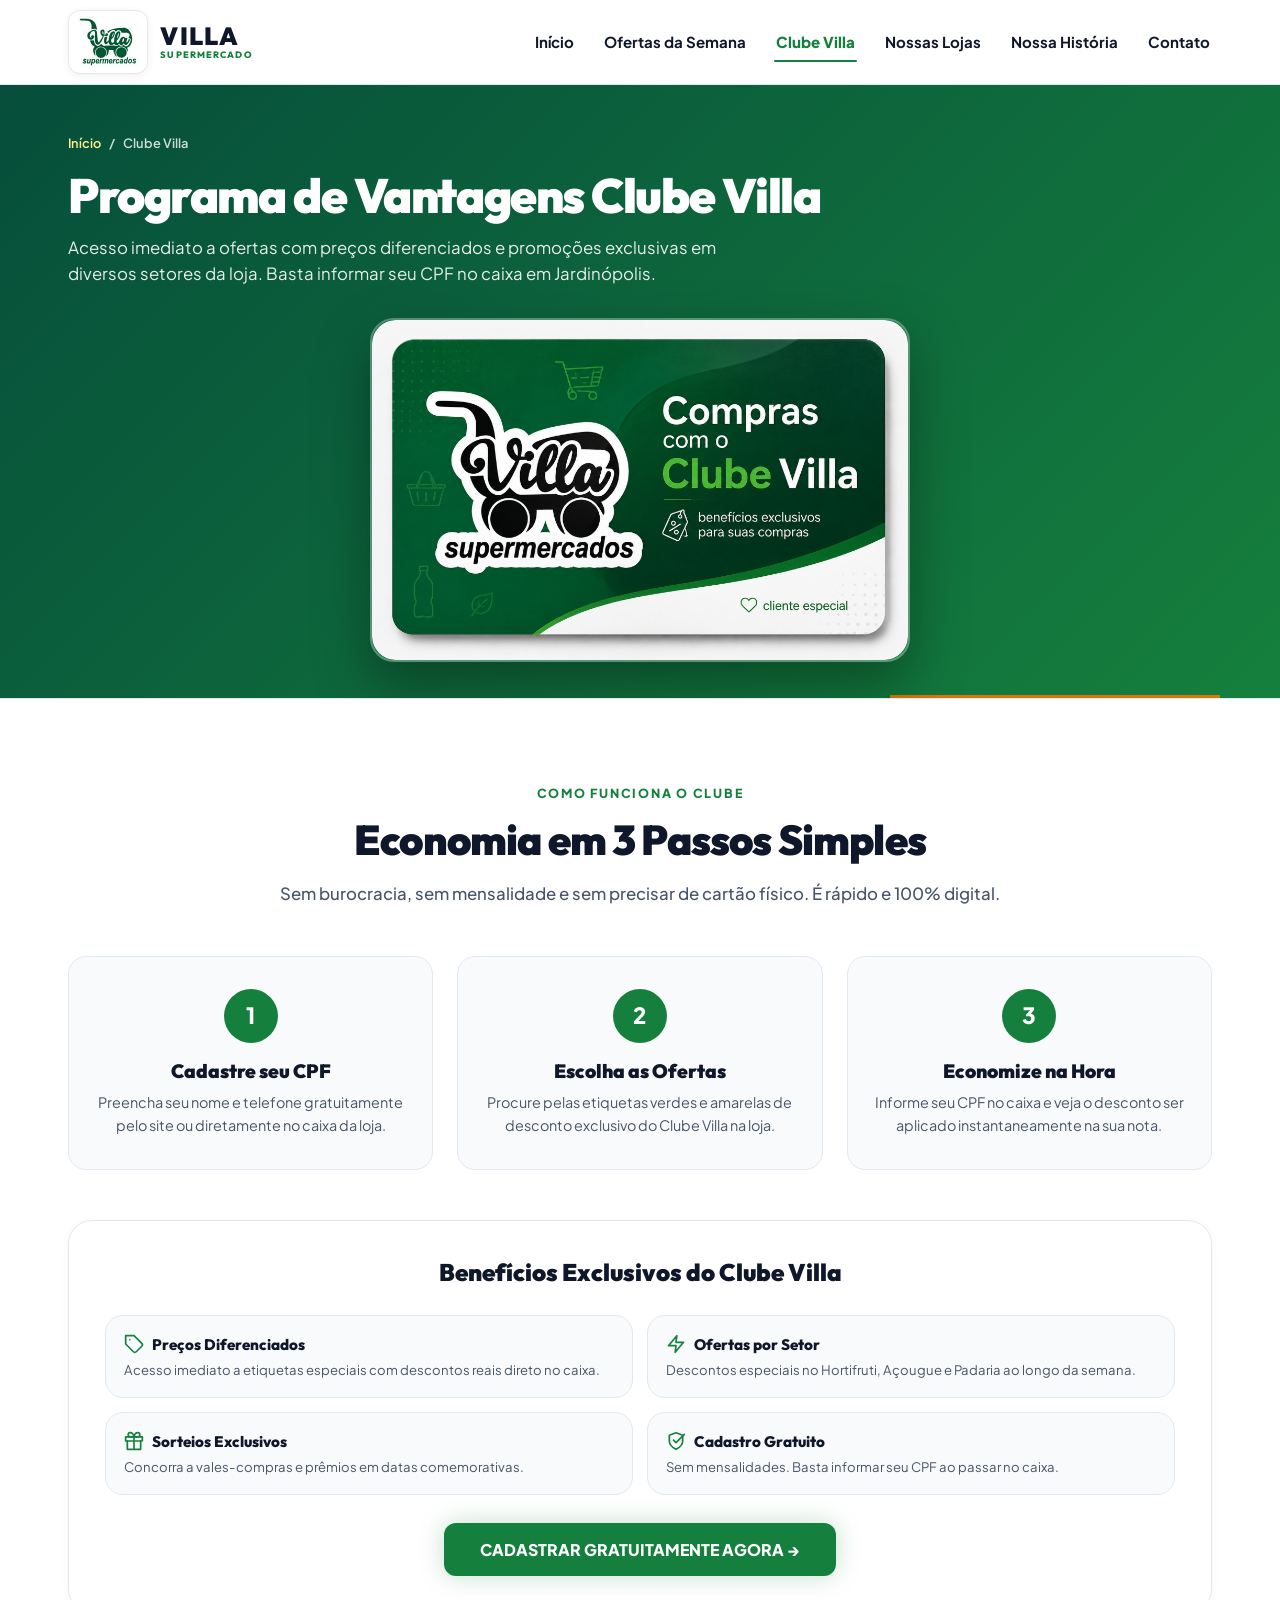
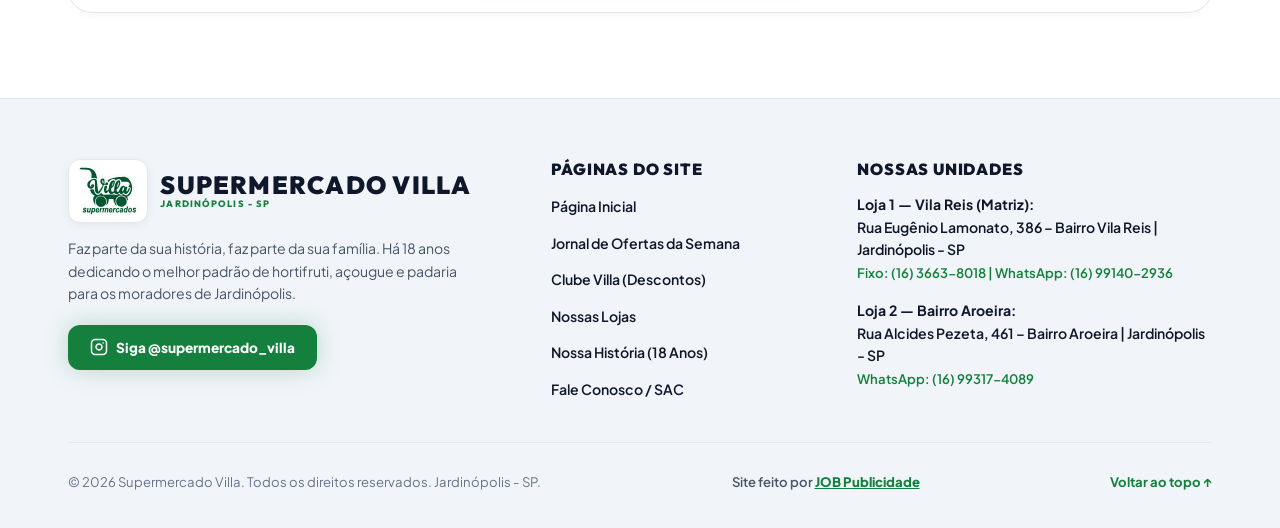
<file: clube.html>
<!DOCTYPE html>
<html lang="pt-BR">
<head>
  <meta charset="UTF-8">
  <meta name="viewport" content="width=device-width, initial-scale=1.0">
  
  <!-- SEO Primary Meta Tags -->
  <title>Clube Villa | Descontos Exclusivos no Supermercado Villa Jardinópolis</title>
  <meta name="title" content="Clube Villa | Descontos Exclusivos no Supermercado Villa Jardinópolis">
  <meta name="description" content="Cadastre-se grátis no Clube Villa e aproveite descontos diários em hortifruti, açougue e padaria. Basta informar seu CPF no caixa em Jardinópolis.">
  <meta name="keywords" content="Clube Villa, Descontos Supermercado Villa, Cartao Villa Jardinopolis, Fidelidade Supermercado Villa">
  <meta name="author" content="Supermercado Villa">
  <meta name="robots" content="index, follow">

  <!-- Favicon -->
  <link rel="icon" type="image/svg+xml" href="images/Supermercado Villa.svg">

  <!-- Google Fonts -->
  <link rel="preconnect" href="https://fonts.googleapis.com">
  <link rel="preconnect" href="https://fonts.gstatic.com" crossorigin>
  <link href="https://fonts.googleapis.com/css2?family=Outfit:wght@400;500;600;700;800;900&family=Plus+Jakarta+Sans:wght@400;500;600;700;800&display=swap" rel="stylesheet">

  <!-- Stylesheet -->
  <link rel="stylesheet" href="styles.css">
</head>
<body>


  <!-- Header -->
  <header class="header">
    <div class="container header-inner">
      <a href="index.html" class="logo">
        <div class="logo-box">
          <img src="images/Supermercado Villa.svg" alt="Supermercado Villa Logo Oficial" class="logo-img">
        </div>
        <div class="logo-text">
          <span class="logo-title">VILLA</span>
          <span class="logo-subtitle">SUPERMERCADO</span>
        </div>
      </a>

      <nav class="nav" aria-label="Navegação principal">
        <ul class="nav-links" id="navMenu">
          <li><a href="index.html" class="nav-link">Início</a></li>
          <li><a href="ofertas.html" class="nav-link">Ofertas da Semana</a></li>
          <li><a href="clube.html" class="nav-link active">Clube Villa</a></li>
          <li><a href="lojas.html" class="nav-link">Nossas Lojas</a></li>
          <li><a href="sobre.html" class="nav-link">Nossa História</a></li>
          <li><a href="contato.html" class="nav-link">Contato</a></li>
        </ul>
      </nav>

      <button class="mobile-toggle" id="mobileToggle" aria-label="Abrir Menu" aria-expanded="false" aria-controls="navMenu">
        <svg width="24" height="24" viewBox="0 0 24 24" fill="none" stroke="currentColor" stroke-width="2.5" stroke-linecap="round" stroke-linejoin="round"><line x1="3" y1="12" x2="21" y2="12"/><line x1="3" y1="6" x2="21" y2="6"/><line x1="3" y1="18" x2="21" y2="18"/></svg>
      </button>
    </div>
  </header>

  <!-- Page Hero -->
  <section class="page-hero">
    <div class="container">
      <div class="breadcrumbs">
        <a href="index.html">Início</a>
        <span>/</span>
        <span>Clube Villa</span>
      </div>
      <h1 class="page-title">Programa de Vantagens Clube Villa</h1>
      <p class="page-subtitle">
        Acesso imediato a ofertas com preços diferenciados e promoções exclusivas em diversos setores da loja. Basta informar seu CPF no caixa em Jardinópolis.
      </p>

      <!-- Cartão Oficial Clube de Desconto -->
      <div style="max-width: 540px; margin: 32px auto 0 auto; border-radius: var(--radius-xl); overflow: hidden; box-shadow: 0 24px 55px rgba(0,0,0,0.35); border: 2px solid rgba(255,255,255,0.3);" class="reveal">
        <img src="images/cartao-clube-villa.png" alt="Cartão Oficial Clube Villa Supermercados" style="width: 100%; height: auto; display: block; border-radius: inherit;">
      </div>

    </div>
  </section>

  <!-- Como Funciona -->
  <section class="section section-white">
    <div class="container">
      <div class="section-header reveal">
        <span class="section-tag">COMO FUNCIONA O CLUBE</span>
        <h2 class="section-title">Economia em 3 Passos Simples</h2>
        <p class="section-description">
          Sem burocracia, sem mensalidade e sem precisar de cartão físico. É rápido e 100% digital.
        </p>
      </div>

      <div style="display: grid; grid-template-columns: repeat(3, 1fr); gap: 24px; margin-bottom: 50px;" class="form-row reveal delay-1">
        <div style="background: var(--color-bg-body); padding: 32px 24px; border-radius: var(--radius-lg); border: 1px solid var(--color-border); text-align: center;">
          <div style="width: 54px; height: 54px; border-radius: 50%; background: var(--color-primary); color: white; display: flex; align-items: center; justify-content: center; font-size: 1.4rem; font-weight: 900; margin: 0 auto 16px auto;">1</div>
          <h3 style="font-size: 1.2rem; font-weight: 900; margin-bottom: 8px;">Cadastre seu CPF</h3>
          <p style="font-size: 0.9rem; color: var(--color-text-muted);">Preencha seu nome e telefone gratuitamente pelo site ou diretamente no caixa da loja.</p>
        </div>

        <div style="background: var(--color-bg-body); padding: 32px 24px; border-radius: var(--radius-lg); border: 1px solid var(--color-border); text-align: center;">
          <div style="width: 54px; height: 54px; border-radius: 50%; background: var(--color-primary); color: white; display: flex; align-items: center; justify-content: center; font-size: 1.4rem; font-weight: 900; margin: 0 auto 16px auto;">2</div>
          <h3 style="font-size: 1.2rem; font-weight: 900; margin-bottom: 8px;">Escolha as Ofertas</h3>
          <p style="font-size: 0.9rem; color: var(--color-text-muted);">Procure pelas etiquetas verdes e amarelas de desconto exclusivo do Clube Villa na loja.</p>
        </div>

        <div style="background: var(--color-bg-body); padding: 32px 24px; border-radius: var(--radius-lg); border: 1px solid var(--color-border); text-align: center;">
          <div style="width: 54px; height: 54px; border-radius: 50%; background: var(--color-primary); color: white; display: flex; align-items: center; justify-content: center; font-size: 1.4rem; font-weight: 900; margin: 0 auto 16px auto;">3</div>
          <h3 style="font-size: 1.2rem; font-weight: 900; margin-bottom: 8px;">Economize na Hora</h3>
          <p style="font-size: 0.9rem; color: var(--color-text-muted);">Informe seu CPF no caixa e veja o desconto ser aplicado instantaneamente na sua nota.</p>
        </div>
      </div>

      <!-- Vantagens do Clube Villa -->
      <div style="background: var(--color-bg-surface); border: 1.5px solid var(--color-border); border-radius: var(--radius-xl); padding: 36px; box-shadow: var(--shadow-sm);" class="reveal delay-2">
        <h3 style="font-size: 1.5rem; font-weight: 900; margin-bottom: 24px; text-align: center;">Benefícios Exclusivos do Clube Villa</h3>
        
        <div class="benefits-grid" style="margin-bottom: 28px;">
          <div class="benefit-card">
            <div style="display: flex; align-items: center; gap: 8px; margin-bottom: 6px;">
              <svg width="20" height="20" viewBox="0 0 24 24" fill="none" stroke="currentColor" stroke-width="2" stroke-linecap="round" stroke-linejoin="round" style="color: var(--color-primary);"><path d="M12 2H2v10l9.29 9.29c.94.94 2.48.94 3.42 0l6.58-6.58c.94-.94.94-2.48 0-3.42L12 2Z"/><path d="M7 7h.01"/></svg>
              <h4 class="benefit-card-title" style="margin: 0;">Preços Diferenciados</h4>
            </div>
            <p class="benefit-card-desc">Acesso imediato a etiquetas especiais com descontos reais direto no caixa.</p>
          </div>

          <div class="benefit-card">
            <div style="display: flex; align-items: center; gap: 8px; margin-bottom: 6px;">
              <svg width="20" height="20" viewBox="0 0 24 24" fill="none" stroke="currentColor" stroke-width="2" stroke-linecap="round" stroke-linejoin="round" style="color: var(--color-primary);"><polygon points="13 2 3 14 12 14 11 22 21 10 12 10 13 2"/></svg>
              <h4 class="benefit-card-title" style="margin: 0;">Ofertas por Setor</h4>
            </div>
            <p class="benefit-card-desc">Descontos especiais no Hortifruti, Açougue e Padaria ao longo da semana.</p>
          </div>

          <div class="benefit-card">
            <div style="display: flex; align-items: center; gap: 8px; margin-bottom: 6px;">
              <svg width="20" height="20" viewBox="0 0 24 24" fill="none" stroke="currentColor" stroke-width="2" stroke-linecap="round" stroke-linejoin="round" style="color: var(--color-primary);"><polyline points="20 12 20 22 4 22 4 12"/><rect x="2" y="7" width="20" height="5"/><line x1="12" y1="22" x2="12" y2="7"/><path d="M12 7H7.5a2.5 2.5 0 0 1 0-5C11 2 12 7 12 7z"/><path d="M12 7h4.5a2.5 2.5 0 0 0 0-5C13 2 12 7 12 7z"/></svg>
              <h4 class="benefit-card-title" style="margin: 0;">Sorteios Exclusivos</h4>
            </div>
            <p class="benefit-card-desc">Concorra a vales-compras e prêmios em datas comemorativas.</p>
          </div>

          <div class="benefit-card">
            <div style="display: flex; align-items: center; gap: 8px; margin-bottom: 6px;">
              <svg width="20" height="20" viewBox="0 0 24 24" fill="none" stroke="currentColor" stroke-width="2" stroke-linecap="round" stroke-linejoin="round" style="color: var(--color-primary);"><path d="M12 22s8-4 8-10V5l-8-3-8 3v7c0 6 8 10 8 10z"/><polyline points="9 11 12 14 22 4"/></svg>
              <h4 class="benefit-card-title" style="margin: 0;">Cadastro Gratuito</h4>
            </div>
            <p class="benefit-card-desc">Sem mensalidades. Basta informar seu CPF ao passar no caixa.</p>
          </div>
        </div>

        <div style="text-align: center;">
          <button class="btn btn-primary js-open-clube" style="padding: 16px 36px; font-size: 1rem;">
            CADASTRAR GRATUITAMENTE AGORA →
          </button>
        </div>
      </div>

    </div>
  </section>

  <!-- Rodapé Institucional -->
  <footer id="contato" class="footer">
    <div class="container">
      <div class="footer-grid reveal">
        <div>
          <div class="logo">
            <div class="logo-box">
              <img src="images/Supermercado Villa.svg" alt="Supermercado Villa Logo Oficial" class="logo-img">
            </div>
            <div class="logo-text">
              <span class="logo-title">SUPERMERCADO VILLA</span>
              <span class="logo-subtitle">JARDINÓPOLIS - SP</span>
            </div>
          </div>
          <p class="footer-brand-desc">
            Faz parte da sua história, faz parte da sua família. Há 18 anos dedicando o melhor padrão de hortifruti, açougue e padaria para os moradores de Jardinópolis.
          </p>
          <a href="https://www.instagram.com/supermercado_villa/" target="_blank" class="btn btn-primary" style="font-size: 0.85rem; gap: 8px;">
            <svg width="18" height="18" viewBox="0 0 24 24" fill="none" stroke="currentColor" stroke-width="2" stroke-linecap="round" stroke-linejoin="round"><rect x="2" y="2" width="20" height="20" rx="5" ry="5"/><path d="M16 11.37A4 4 0 1 1 12.63 8 4 4 0 0 1 16 11.37z"/><line x1="17.5" y1="6.5" x2="17.51" y2="6.5"/></svg>
            <span>Siga @supermercado_villa</span>
          </a>
        </div>

        <div>
          <h4 class="footer-title">Páginas do Site</h4>
          <ul class="footer-links">
            <li><a href="index.html">Página Inicial</a></li>
            <li><a href="ofertas.html">Jornal de Ofertas da Semana</a></li>
            <li><a href="clube.html">Clube Villa (Descontos)</a></li>
            <li><a href="lojas.html">Nossas Lojas</a></li>
            <li><a href="sobre.html">Nossa História (18 Anos)</a></li>
            <li><a href="contato.html">Fale Conosco / SAC</a></li>
          </ul>
        </div>

        <div>
          <h4 class="footer-title">Nossas Unidades</h4>
          <ul class="footer-links" style="gap: 16px;">
            <li>
              <strong>Loja 1 — Vila Reis (Matriz):</strong><br>
              Rua Eugênio Lamonato, 386 – Bairro Vila Reis | Jardinópolis - SP<br>
              <span style="font-size: 0.82rem; color: #15803d;">Fixo: (16) 3663-8018 | WhatsApp: (16) 99140-2936</span>
            </li>
            <li>
              <strong>Loja 2 — Bairro Aroeira:</strong><br>
              Rua Alcides Pezeta, 461 – Bairro Aroeira | Jardinópolis - SP<br>
              <span style="font-size: 0.82rem; color: #15803d;">WhatsApp: (16) 99317-4089</span>
            </li>
          </ul>
        </div>
      </div>

      <div class="footer-bottom">
        <p>© 2026 Supermercado Villa. Todos os direitos reservados. Jardinópolis - SP.</p>
        <p class="footer-agency">
          Site feito por <a href="https://jobpublicidade.com.br/" target="_blank" rel="noopener noreferrer" class="agency-link">JOB Publicidade</a>
        </p>
        <a href="#" style="font-weight: 700; color: var(--color-primary);">Voltar ao topo ↑</a>
      </div>
    </div>
  </footer>

  <!-- Modal Dialog Clube Villa -->
  <div class="modal-overlay" id="clubeModal">
    <div class="modal-card">
      <button class="modal-close" id="modalCloseBtn">&times;</button>
      <div id="modalFormView">
        <span class="modal-kicker">CADASTRO GRATUITO E RÁPIDO</span>
        <h3 style="font-size: 1.8rem; font-weight: 900; margin-bottom: 8px;">Seja Bem-vindo ao Clube Villa!</h3>
        <p style="font-size: 0.9rem; color: var(--color-text-muted); margin-bottom: 24px;">
          Preencha seus dados para garantir descontos exclusivos imediatamente em nossas lojas em Jardinópolis.
        </p>
        <form id="clubeForm">
          <div class="form-group">
            <label class="form-label">Nome Completo *</label>
            <input type="text" id="inputName" required placeholder="Ex: Maria Silva" class="form-input">
          </div>
          <div class="form-group">
            <label class="form-label">Telefone / Celular *</label>
            <input type="tel" required placeholder="(16) 99999-9999" class="form-input">
          </div>
          <div class="form-group">
            <label class="form-label">CPF (para identificação no caixa)</label>
            <input type="text" placeholder="000.000.000-00" class="form-input">
          </div>
          <button type="submit" class="btn btn-primary" style="width: 100%; padding: 16px; margin-top: 8px; font-size: 1rem;">
            CONCLUIR MEU CADASTRO CLUBE VILLA
          </button>
        </form>
      </div>
      <div id="modalSuccessView" style="display: none; text-align: center; padding: 20px 0;">
        <div style="width: 64px; height: 64px; margin: 0 auto 16px auto; border-radius: var(--radius-md); background: var(--color-primary-light); border: 2px solid var(--color-primary); color: var(--color-primary); display: flex; align-items: center; justify-content: center;">
          <svg width="36" height="36" viewBox="0 0 24 24" fill="none" stroke="currentColor" stroke-width="2" stroke-linecap="round" stroke-linejoin="round"><path d="M22 11.08V12a10 10 0 1 1-5.93-9.14"/><polyline points="22 4 12 14.01 9 11.01"/></svg>
        </div>
        <h3 style="font-size: 1.8rem; font-weight: 900;">Parabéns, <span id="successUserName">Cliente</span>!</h3>
        <p style="color: var(--color-primary); font-weight: 800; margin-top: 4px; margin-bottom: 24px;">
          Seu cadastro no Clube Villa foi realizado com sucesso!
        </p>
        <div style="max-width: 320px; margin: 0 auto 20px auto; border-radius: var(--radius-lg); overflow: hidden; box-shadow: 0 12px 28px rgba(0,0,0,0.18);">
          <img src="images/cartao-clube-villa.png" alt="Cartão Oficial Clube Villa Ativado" style="width: 100%; height: auto; display: block; border-radius: inherit;">
        </div>
        <p style="font-size: 0.85rem; color: var(--color-text-muted); margin-bottom: 20px;">
          Agora basta informar o seu telefone ou CPF no caixa da Loja 1 ou Loja 2 em Jardinópolis para aplicar os descontos!
        </p>
      </div>
    </div>
  </div>

  <script src="site-data.js"></script>
  <script src="main.js"></script>
</body>
</html>
</file>
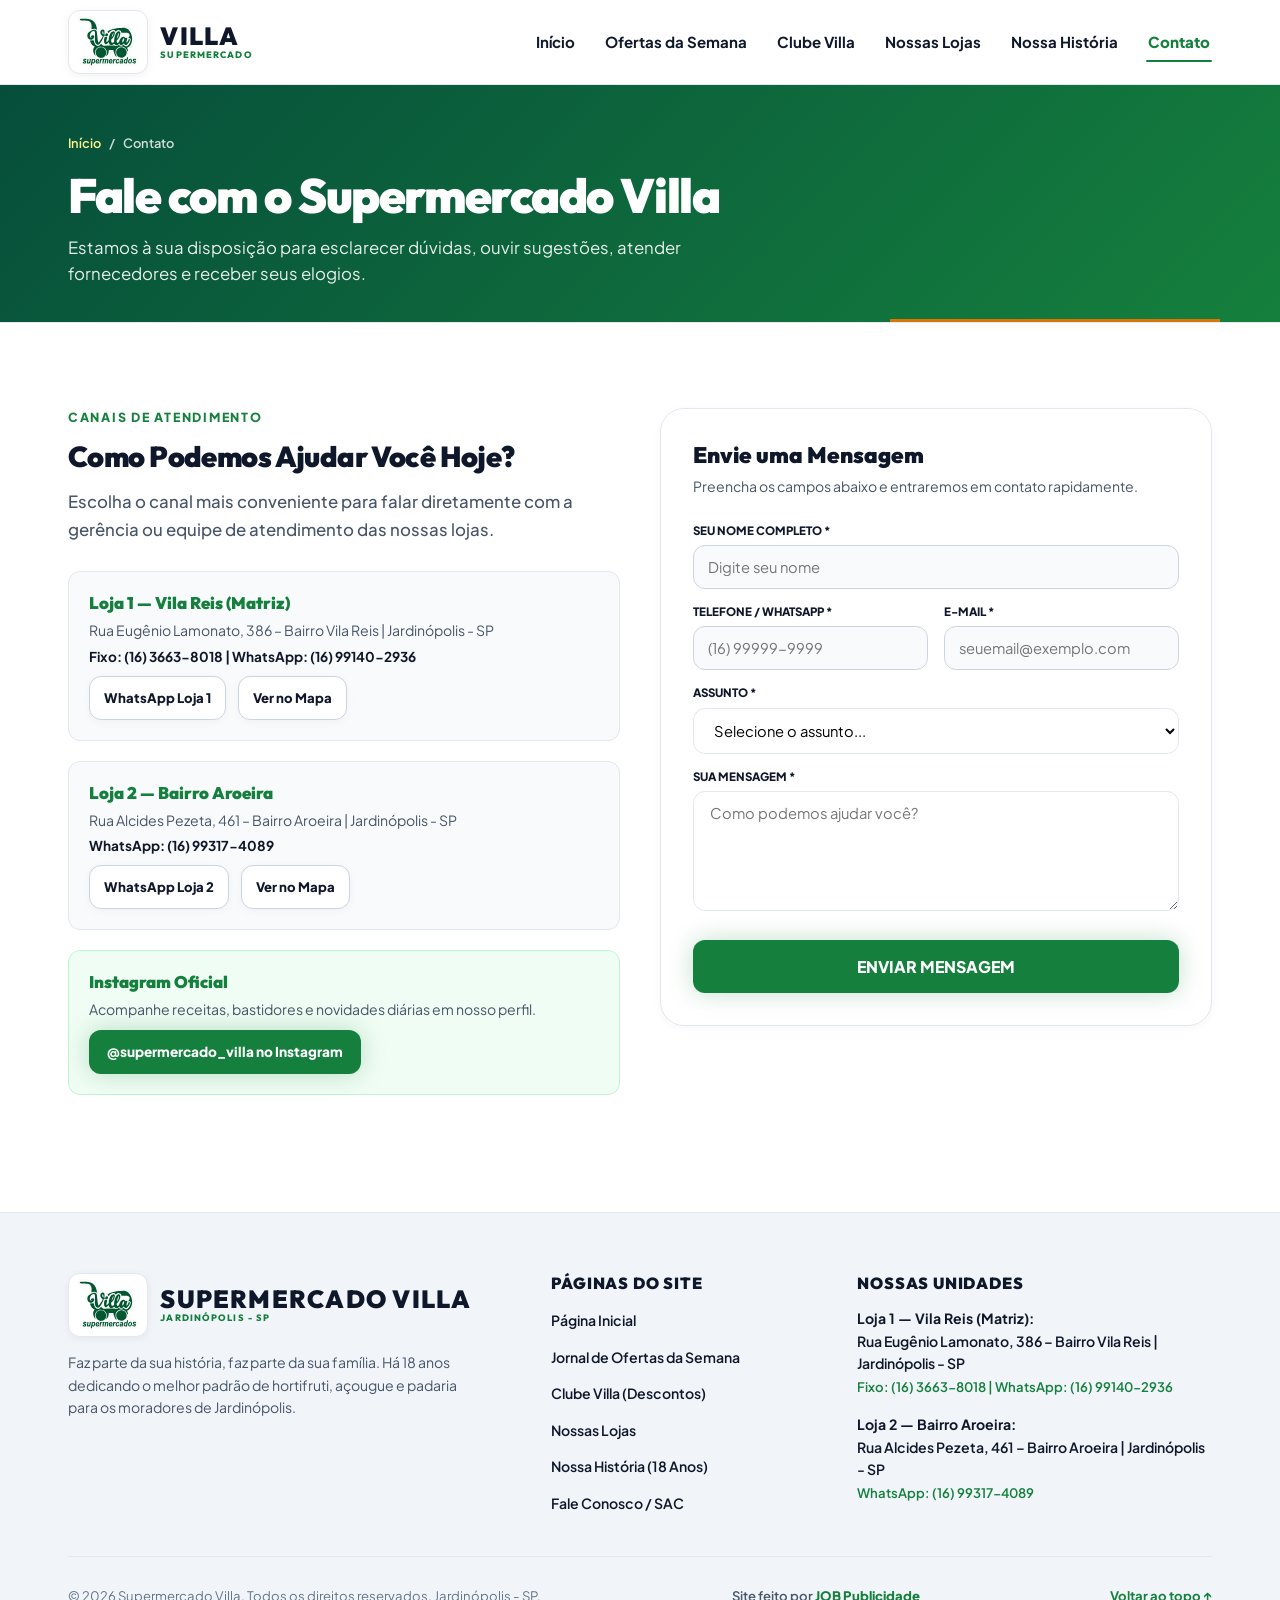
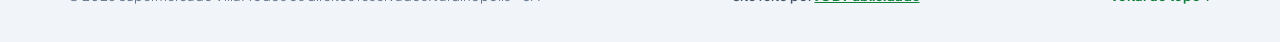
<file: contato.html>
<!DOCTYPE html>
<html lang="pt-BR">
<head>
  <meta charset="UTF-8">
  <meta name="viewport" content="width=device-width, initial-scale=1.0">
  
  <!-- SEO Primary Meta Tags -->
  <title>Contato e SAC | Supermercado Villa Jardinópolis - SP</title>
  <meta name="title" content="Contato e SAC | Supermercado Villa Jardinópolis - SP">
  <meta name="description" content="Fale com o Supermercado Villa em Jardinópolis. SAC, dúvidas, sugestões, televendas e canais de WhatsApp direto das Lojas 1 e 2.">
  <meta name="keywords" content="Contato Supermercado Villa, Telefone Supermercado Villa Jardinópolis, WhatsApp Supermercado Villa, SAC Villa">
  <meta name="author" content="Supermercado Villa">
  <meta name="robots" content="index, follow">

  <!-- Favicon -->
  <link rel="icon" type="image/svg+xml" href="images/Supermercado Villa.svg">

  <!-- Google Fonts -->
  <link rel="preconnect" href="https://fonts.googleapis.com">
  <link rel="preconnect" href="https://fonts.gstatic.com" crossorigin>
  <link href="https://fonts.googleapis.com/css2?family=Outfit:wght@400;500;600;700;800;900&family=Plus+Jakarta+Sans:wght@400;500;600;700;800&display=swap" rel="stylesheet">

  <!-- Stylesheet -->
  <link rel="stylesheet" href="styles.css">
</head>
<body>


  <!-- Header -->
  <header class="header">
    <div class="container header-inner">
      <a href="index.html" class="logo">
        <div class="logo-box">
          <img src="images/Supermercado Villa.svg" alt="Supermercado Villa Logo Oficial" class="logo-img">
        </div>
        <div class="logo-text">
          <span class="logo-title">VILLA</span>
          <span class="logo-subtitle">SUPERMERCADO</span>
        </div>
      </a>

      <nav class="nav" aria-label="Navegação principal">
        <ul class="nav-links" id="navMenu">
          <li><a href="index.html" class="nav-link">Início</a></li>
          <li><a href="ofertas.html" class="nav-link">Ofertas da Semana</a></li>
          <li><a href="clube.html" class="nav-link">Clube Villa</a></li>
          <li><a href="lojas.html" class="nav-link">Nossas Lojas</a></li>
          <li><a href="sobre.html" class="nav-link">Nossa História</a></li>
          <li><a href="contato.html" class="nav-link active">Contato</a></li>
        </ul>
      </nav>

      <button class="mobile-toggle" id="mobileToggle" aria-label="Abrir Menu" aria-expanded="false" aria-controls="navMenu">
        <svg width="24" height="24" viewBox="0 0 24 24" fill="none" stroke="currentColor" stroke-width="2.5" stroke-linecap="round" stroke-linejoin="round"><line x1="3" y1="12" x2="21" y2="12"/><line x1="3" y1="6" x2="21" y2="6"/><line x1="3" y1="18" x2="21" y2="18"/></svg>
      </button>
    </div>
  </header>

  <!-- Page Hero -->
  <section class="page-hero">
    <div class="container">
      <div class="breadcrumbs">
        <a href="index.html">Início</a>
        <span>/</span>
        <span>Contato</span>
      </div>
      <h1 class="page-title">Fale com o Supermercado Villa</h1>
      <p class="page-subtitle">
        Estamos à sua disposição para esclarecer dúvidas, ouvir sugestões, atender fornecedores e receber seus elogios.
      </p>
    </div>
  </section>

  <!-- Formulário & Canais de Atendimento -->
  <section class="section section-white">
    <div class="container">
      
      <div style="display: grid; grid-template-columns: 1fr 1fr; gap: 40px;" class="form-row">
        
        <!-- Coluna de Contato & Unidades -->
        <div class="reveal">
          <span class="section-tag">CANAIS DE ATENDIMENTO</span>
          <h2 class="section-title" style="text-align: left; font-size: 1.8rem;">
            Como Podemos Ajudar Você Hoje?
          </h2>
          <p class="section-description" style="text-align: left; margin-bottom: 28px;">
            Escolha o canal mais conveniente para falar diretamente com a gerência ou equipe de atendimento das nossas lojas.
          </p>

          <div style="display: flex; flex-direction: column; gap: 20px; margin-bottom: 32px;">
            
            <div style="background: var(--color-bg-body); padding: 20px; border-radius: var(--radius-md); border: 1px solid var(--color-border);">
              <h4 style="font-size: 1.05rem; font-weight: 900; color: var(--color-primary); margin-bottom: 6px;">Loja 1 — Vila Reis (Matriz)</h4>
              <p style="font-size: 0.88rem; color: var(--color-text-muted); margin-bottom: 4px;">Rua Eugênio Lamonato, 386 – Bairro Vila Reis | Jardinópolis - SP</p>
              <p style="font-size: 0.85rem; font-weight: 700; color: var(--color-text); margin-bottom: 8px;">Fixo: (16) 3663-8018 | WhatsApp: (16) 99140-2936</p>
              <div style="display: flex; gap: 12px; flex-wrap: wrap;">
                <a href="https://wa.me/5516991402936?text=Ol%C3%A1%2C%20gostaria%20de%20falar%20com%20a%20Loja%201%20do%20Supermercado%20Villa" target="_blank" class="btn btn-secondary" style="font-size: 0.82rem; padding: 8px 14px;">WhatsApp Loja 1</a>
                <a href="https://maps.google.com/?q=Rua+Eugenio+Lamonato+386+Jardinopolis+SP" target="_blank" class="btn btn-secondary" style="font-size: 0.82rem; padding: 8px 14px;">Ver no Mapa</a>
              </div>
            </div>

            <div style="background: var(--color-bg-body); padding: 20px; border-radius: var(--radius-md); border: 1px solid var(--color-border);">
              <h4 style="font-size: 1.05rem; font-weight: 900; color: var(--color-primary); margin-bottom: 6px;">Loja 2 — Bairro Aroeira</h4>
              <p style="font-size: 0.88rem; color: var(--color-text-muted); margin-bottom: 4px;">Rua Alcides Pezeta, 461 – Bairro Aroeira | Jardinópolis - SP</p>
              <p style="font-size: 0.85rem; font-weight: 700; color: var(--color-text); margin-bottom: 8px;">WhatsApp: (16) 99317-4089</p>
              <div style="display: flex; gap: 12px; flex-wrap: wrap;">
                <a href="https://wa.me/5516991402936?text=Ol%C3%A1%2C%20gostaria%20de%20falar%20com%20a%20Loja%202%20do%20Supermercado%20Villa" target="_blank" class="btn btn-secondary" style="font-size: 0.82rem; padding: 8px 14px;">WhatsApp Loja 2</a>
                <a href="https://maps.google.com/?q=Rua+Alcides+Pezeta+461+Jardinopolis+SP" target="_blank" class="btn btn-secondary" style="font-size: 0.82rem; padding: 8px 14px;">Ver no Mapa</a>
              </div>
            </div>

            <div style="background: var(--color-primary-light); padding: 20px; border-radius: var(--radius-md); border: 1px solid var(--color-primary-border);">
              <h4 style="font-size: 1.05rem; font-weight: 900; color: var(--color-primary); margin-bottom: 6px;">Instagram Oficial</h4>
              <p style="font-size: 0.88rem; color: var(--color-text-muted); margin-bottom: 10px;">Acompanhe receitas, bastidores e novidades diárias em nosso perfil.</p>
              <a href="https://www.instagram.com/supermercado_villa" target="_blank" class="btn btn-primary" style="font-size: 0.85rem; padding: 10px 18px;">@supermercado_villa no Instagram</a>
            </div>

          </div>
        </div>

        <!-- Coluna Formulário de Mensagem -->
        <div class="reveal delay-1">
          <div class="form-card">
            <h3 style="font-size: 1.4rem; font-weight: 900; margin-bottom: 6px;">Envie uma Mensagem</h3>
            <p style="font-size: 0.88rem; color: var(--color-text-muted); margin-bottom: 24px;">
              Preencha os campos abaixo e entraremos em contato rapidamente.
            </p>

            <form id="contactForm">
              <div class="form-group">
                <label class="form-label">Seu Nome Completo *</label>
                <input type="text" required placeholder="Digite seu nome" class="form-input">
              </div>

              <div class="form-row">
                <div class="form-group">
                  <label class="form-label">Telefone / WhatsApp *</label>
                  <input type="tel" required placeholder="(16) 99999-9999" class="form-input">
                </div>
                <div class="form-group">
                  <label class="form-label">E-mail *</label>
                  <input type="email" required placeholder="seuemail@exemplo.com" class="form-input">
                </div>
              </div>

              <div class="form-group">
                <label class="form-label">Assunto *</label>
                <select required class="form-select">
                  <option value="" disabled selected>Selecione o assunto...</option>
                  <option value="duvida">Dúvidas sobre Ofertas / Produtos</option>
                  <option value="clube">Suporte Clube Villa</option>
                  <option value="sugestao">Sugestão ou Elogio</option>
                  <option value="reclamacao">Atendimento / Reclamação</option>
                  <option value="fornecedor">Contato Comercial / Fornecedores</option>
                  <option value="outro">Outro Assunto</option>
                </select>
              </div>

              <div class="form-group">
                <label class="form-label">Sua Mensagem *</label>
                <textarea required class="form-textarea" placeholder="Como podemos ajudar você?"></textarea>
              </div>

              <button type="submit" class="btn btn-primary" style="width: 100%; padding: 16px; font-size: 1rem; margin-top: 8px;">
                ENVIAR MENSAGEM
              </button>
            </form>

            <div id="contactSuccess" style="display: none; text-align: center; padding: 24px 0;">
              <div style="width: 56px; height: 56px; margin: 0 auto 16px auto; border-radius: 50%; background: var(--color-primary-light); color: var(--color-primary); display: flex; align-items: center; justify-content: center;">
                <svg width="32" height="32" viewBox="0 0 24 24" fill="none" stroke="currentColor" stroke-width="2" stroke-linecap="round" stroke-linejoin="round"><path d="M22 11.08V12a10 10 0 1 1-5.93-9.14"/><polyline points="22 4 12 14.01 9 11.01"/></svg>
              </div>
              <h4 style="font-size: 1.4rem; font-weight: 900;">Mensagem Enviada com Sucesso!</h4>
              <p style="font-size: 0.9rem; color: var(--color-text-muted); margin-top: 6px;">
                Agradecemos pelo seu contato. Nossa equipe retornará o seu contato o mais breve possível.
              </p>
            </div>

          </div>
        </div>

      </div>

    </div>
  </section>

  <!-- Rodapé Institucional -->
  <footer id="contato" class="footer">
    <div class="container">
      <div class="footer-grid reveal">
        <div>
          <div class="logo">
            <div class="logo-box">
              <img src="images/Supermercado Villa.svg" alt="Supermercado Villa Logo Oficial" class="logo-img">
            </div>
            <div class="logo-text">
              <span class="logo-title">SUPERMERCADO VILLA</span>
              <span class="logo-subtitle">JARDINÓPOLIS - SP</span>
            </div>
          </div>
          <p class="footer-brand-desc">
            Faz parte da sua história, faz parte da sua família. Há 18 anos dedicando o melhor padrão de hortifruti, açougue e padaria para os moradores de Jardinópolis.
          </p>
        </div>

        <div>
          <h4 class="footer-title">Páginas do Site</h4>
          <ul class="footer-links">
            <li><a href="index.html">Página Inicial</a></li>
            <li><a href="ofertas.html">Jornal de Ofertas da Semana</a></li>
            <li><a href="clube.html">Clube Villa (Descontos)</a></li>
            <li><a href="lojas.html">Nossas Lojas</a></li>
            <li><a href="sobre.html">Nossa História (18 Anos)</a></li>
            <li><a href="contato.html">Fale Conosco / SAC</a></li>
          </ul>
        </div>

        <div>
          <h4 class="footer-title">Nossas Unidades</h4>
          <ul class="footer-links" style="gap: 16px;">
            <li>
              <strong>Loja 1 — Vila Reis (Matriz):</strong><br>
              Rua Eugênio Lamonato, 386 – Bairro Vila Reis | Jardinópolis - SP<br>
              <span style="font-size: 0.82rem; color: #15803d;">Fixo: (16) 3663-8018 | WhatsApp: (16) 99140-2936</span>
            </li>
            <li>
              <strong>Loja 2 — Bairro Aroeira:</strong><br>
              Rua Alcides Pezeta, 461 – Bairro Aroeira | Jardinópolis - SP<br>
              <span style="font-size: 0.82rem; color: #15803d;">WhatsApp: (16) 99317-4089</span>
            </li>
          </ul>
        </div>
      </div>

      <div class="footer-bottom">
        <p>© 2026 Supermercado Villa. Todos os direitos reservados. Jardinópolis - SP.</p>
        <p class="footer-agency">
          Site feito por <a href="https://jobpublicidade.com.br/" target="_blank" rel="noopener noreferrer" class="agency-link">JOB Publicidade</a>
        </p>
        <a href="#" style="font-weight: 700; color: var(--color-primary);">Voltar ao topo ↑</a>
      </div>
    </div>
  </footer>

  <!-- Modal Dialog Clube Villa -->
  <div class="modal-overlay" id="clubeModal">
    <div class="modal-card">
      <button class="modal-close" id="modalCloseBtn">&times;</button>
      <div id="modalFormView">
        <span class="modal-kicker">CADASTRO GRATUITO E RÁPIDO</span>
        <h3 style="font-size: 1.8rem; font-weight: 900; margin-bottom: 8px;">Seja Bem-vindo ao Clube Villa!</h3>
        <p style="font-size: 0.9rem; color: var(--color-text-muted); margin-bottom: 24px;">
          Preencha seus dados para garantir descontos exclusivos imediatamente em nossas lojas em Jardinópolis.
        </p>
        <form id="clubeForm">
          <div class="form-group">
            <label class="form-label">Nome Completo *</label>
            <input type="text" id="inputName" required placeholder="Ex: Maria Silva" class="form-input">
          </div>
          <div class="form-group">
            <label class="form-label">Telefone / Celular *</label>
            <input type="tel" required placeholder="(16) 99999-9999" class="form-input">
          </div>
          <div class="form-group">
            <label class="form-label">CPF (para identificação no caixa)</label>
            <input type="text" placeholder="000.000.000-00" class="form-input">
          </div>
          <button type="submit" class="btn btn-primary" style="width: 100%; padding: 16px; margin-top: 8px; font-size: 1rem;">
            CONCLUIR MEU CADASTRO CLUBE VILLA
          </button>
        </form>
      </div>
      <div id="modalSuccessView" style="display: none; text-align: center; padding: 20px 0;">
        <div style="width: 64px; height: 64px; margin: 0 auto 16px auto; border-radius: var(--radius-md); background: var(--color-primary-light); border: 2px solid var(--color-primary); color: var(--color-primary); display: flex; align-items: center; justify-content: center;">
          <svg width="36" height="36" viewBox="0 0 24 24" fill="none" stroke="currentColor" stroke-width="2" stroke-linecap="round" stroke-linejoin="round"><path d="M22 11.08V12a10 10 0 1 1-5.93-9.14"/><polyline points="22 4 12 14.01 9 11.01"/></svg>
        </div>
        <h3 style="font-size: 1.8rem; font-weight: 900;">Parabéns, <span id="successUserName">Cliente</span>!</h3>
        <p style="color: var(--color-primary); font-weight: 800; margin-top: 4px; margin-bottom: 24px;">
          Seu cadastro no Clube Villa foi realizado com sucesso!
        </p>
        <div style="max-width: 320px; margin: 0 auto 20px auto; border-radius: var(--radius-lg); overflow: hidden; box-shadow: 0 12px 28px rgba(0,0,0,0.18);">
          <img src="images/cartao-clube-villa.png" alt="Cartão Oficial Clube Villa Ativado" style="width: 100%; height: auto; display: block; border-radius: inherit;">
        </div>
        <p style="font-size: 0.85rem; color: var(--color-text-muted); margin-bottom: 20px;">
          Agora basta informar o seu telefone ou CPF no caixa da Loja 1 ou Loja 2 em Jardinópolis para aplicar os descontos!
        </p>
      </div>
    </div>
  </div>

  <script src="site-data.js"></script>
  <script src="main.js"></script>
</body>
</html>
</file>
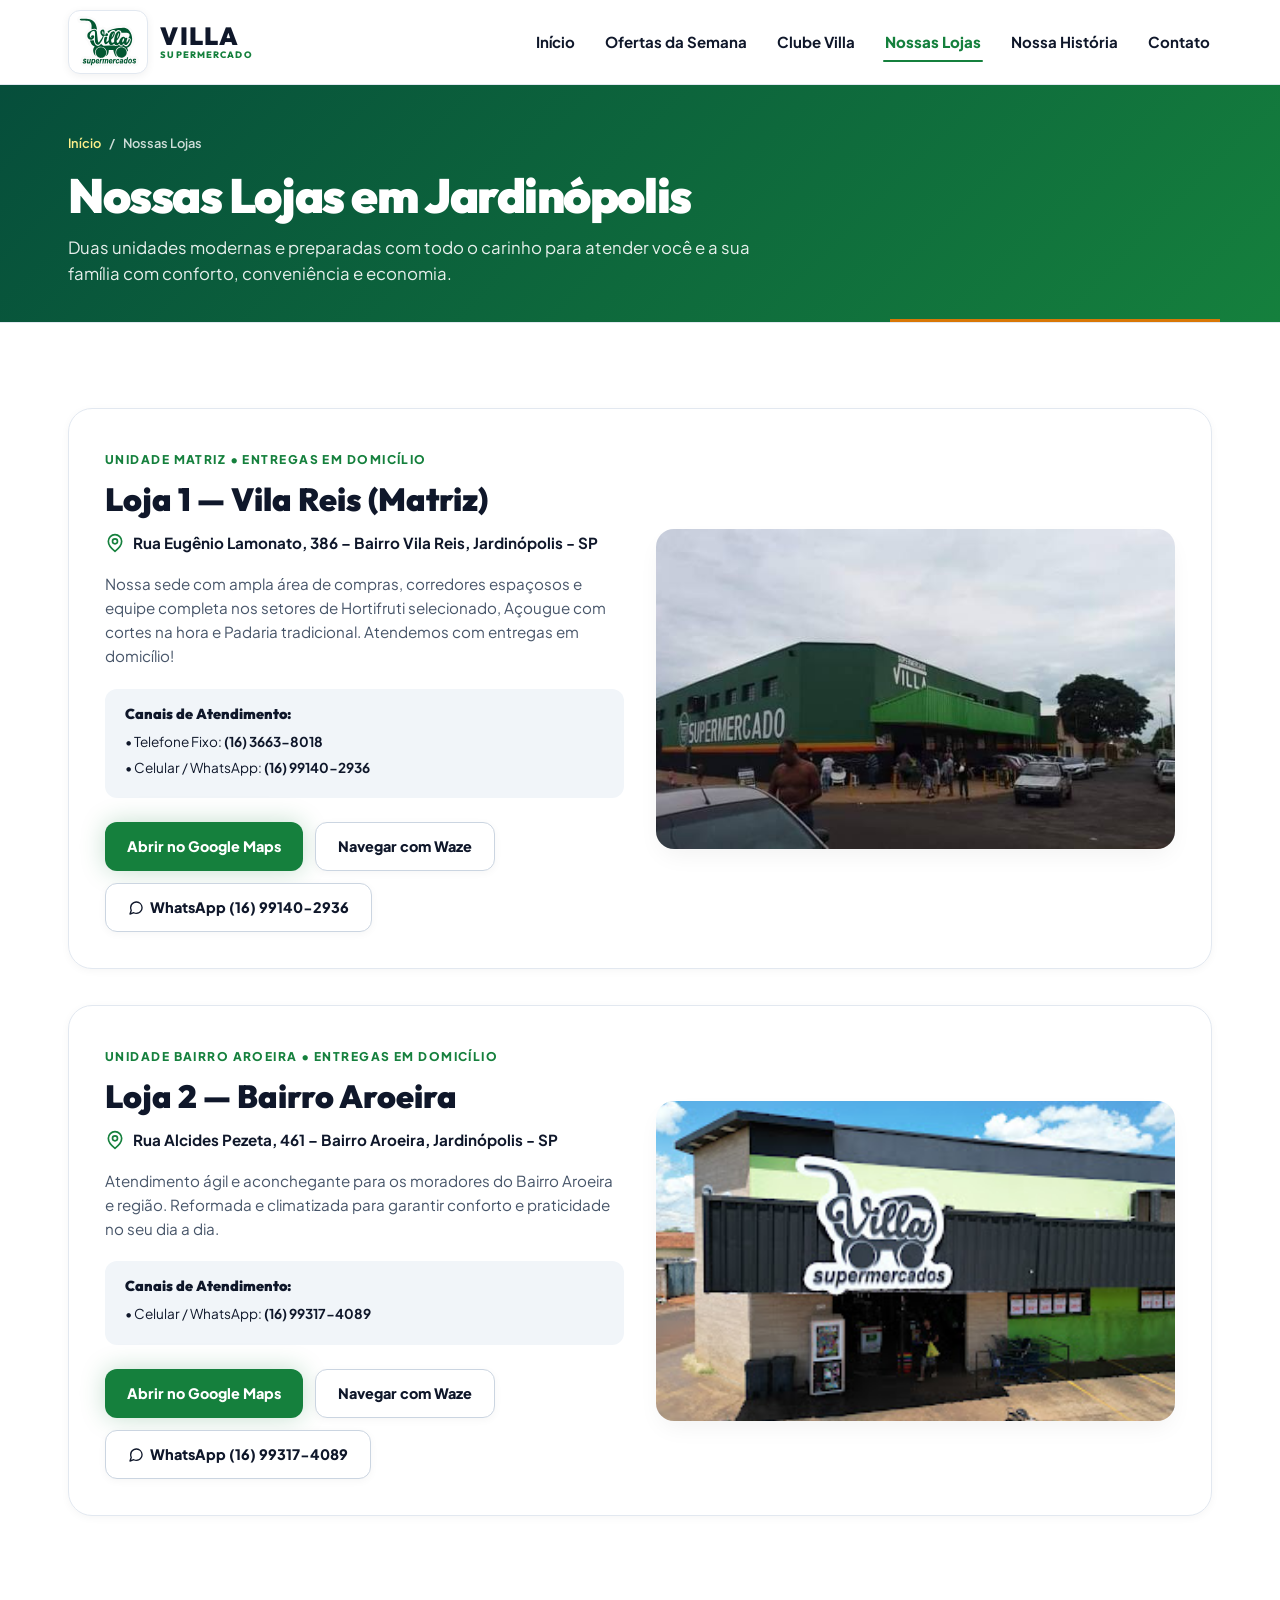
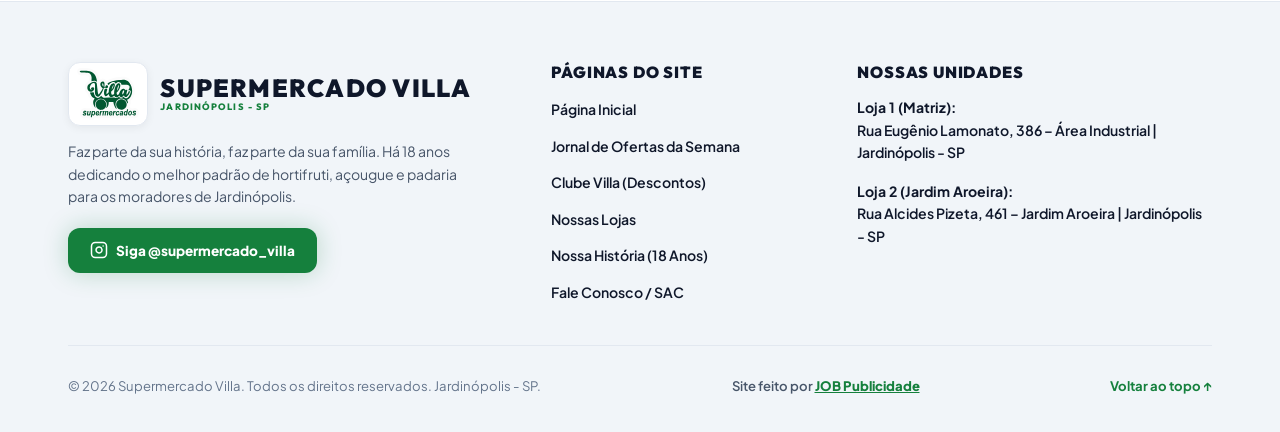
<file: lojas.html>
<!DOCTYPE html>
<html lang="pt-BR">
<head>
  <meta charset="UTF-8">
  <meta name="viewport" content="width=device-width, initial-scale=1.0">
  
  <!-- SEO Primary Meta Tags -->
  <title>Nossas Lojas | Supermercado Villa Jardinópolis - SP</title>
  <meta name="title" content="Nossas Lojas | Supermercado Villa Jardinópolis - SP">
  <meta name="description" content="Encontre as unidades do Supermercado Villa em Jardinópolis: Loja 1 (Vila Reis) e Loja 2 (Bairro Aroeira). Rotas, canais de atendimento e serviços.">
  <meta name="keywords" content="Lojas Supermercado Villa, Supermercado Jardinópolis, Loja 1 Vila Reis, Loja 2 Bairro Aroeira">
  <meta name="author" content="Supermercado Villa">
  <meta name="robots" content="index, follow">

  <!-- Favicon -->
  <link rel="icon" type="image/svg+xml" href="images/Supermercado Villa.svg">

  <!-- Google Fonts -->
  <link rel="preconnect" href="https://fonts.googleapis.com">
  <link rel="preconnect" href="https://fonts.gstatic.com" crossorigin>
  <link href="https://fonts.googleapis.com/css2?family=Outfit:wght@400;500;600;700;800;900&family=Plus+Jakarta+Sans:wght@400;500;600;700;800&display=swap" rel="stylesheet">

  <!-- Stylesheet -->
  <link rel="stylesheet" href="styles.css">
</head>
<body>


  <!-- Header -->
  <header class="header">
    <div class="container header-inner">
      <a href="index.html" class="logo">
        <div class="logo-box">
          <img src="images/Supermercado Villa.svg" alt="Supermercado Villa Logo Oficial" class="logo-img">
        </div>
        <div class="logo-text">
          <span class="logo-title">VILLA</span>
          <span class="logo-subtitle">SUPERMERCADO</span>
        </div>
      </a>

      <nav class="nav" aria-label="Navegação principal">
        <ul class="nav-links" id="navMenu">
          <li><a href="index.html" class="nav-link">Início</a></li>
          <li><a href="ofertas.html" class="nav-link">Ofertas da Semana</a></li>
          <li><a href="clube.html" class="nav-link">Clube Villa</a></li>
          <li><a href="lojas.html" class="nav-link active">Nossas Lojas</a></li>
          <li><a href="sobre.html" class="nav-link">Nossa História</a></li>
          <li><a href="contato.html" class="nav-link">Contato</a></li>
        </ul>
      </nav>

      <button class="mobile-toggle" id="mobileToggle" aria-label="Abrir Menu" aria-expanded="false" aria-controls="navMenu">
        <svg width="24" height="24" viewBox="0 0 24 24" fill="none" stroke="currentColor" stroke-width="2.5" stroke-linecap="round" stroke-linejoin="round"><line x1="3" y1="12" x2="21" y2="12"/><line x1="3" y1="6" x2="21" y2="6"/><line x1="3" y1="18" x2="21" y2="18"/></svg>
      </button>
    </div>
  </header>

  <!-- Page Hero -->
  <section class="page-hero">
    <div class="container">
      <div class="breadcrumbs">
        <a href="index.html">Início</a>
        <span>/</span>
        <span>Nossas Lojas</span>
      </div>
      <h1 class="page-title">Nossas Lojas em Jardinópolis</h1>
      <p class="page-subtitle">
        Duas unidades modernas e preparadas com todo o carinho para atender você e a sua família com conforto, conveniência e economia.
      </p>
    </div>
  </section>

  <!-- Detalhamento das Lojas -->
  <section class="section section-white">
    <div class="container">
      
      <!-- Unidade 1 -->
      <div style="background: var(--color-bg-surface); border: 1.5px solid var(--color-border); border-radius: var(--radius-xl); padding: 36px; margin-bottom: 36px; box-shadow: var(--shadow-sm);" class="reveal">
        <div style="display: grid; grid-template-columns: 1fr 1fr; gap: 32px; align-items: center;" class="form-row">
          <div>
            <span class="store-kicker">UNIDADE MATRIZ • ENTREGAS EM DOMICÍLIO</span>
            <h2 style="font-size: 2rem; font-weight: 900; margin-bottom: 12px;">Loja 1 — Vila Reis (Matriz)</h2>
            
            <p style="display: flex; align-items: center; gap: 8px; font-size: 0.95rem; color: var(--color-text); font-weight: 700; margin-bottom: 16px;">
              <svg width="20" height="20" viewBox="0 0 24 24" fill="none" stroke="#15803d" stroke-width="2" stroke-linecap="round" stroke-linejoin="round"><path d="M20 10c0 6-8 12-8 12s-8-6-8-12a8 8 0 0 1 16 0z"/><circle cx="12" cy="10" r="3"/></svg>
              Rua Eugênio Lamonato, 386 – Bairro Vila Reis, Jardinópolis - SP
            </p>

            <p style="color: var(--color-text-muted); font-size: 0.95rem; line-height: 1.6; margin-bottom: 20px;">
              Nossa sede com ampla área de compras, corredores espaçosos e equipe completa nos setores de Hortifruti selecionado, Açougue com cortes na hora e Padaria tradicional. Atendemos com entregas em domicílio!
            </p>

            <div style="background: var(--color-bg-muted); padding: 16px 20px; border-radius: var(--radius-md); margin-bottom: 24px;">
              <h4 style="font-size: 0.9rem; font-weight: 900; margin-bottom: 8px; color: var(--color-text);">Canais de Atendimento:</h4>
              <p style="font-size: 0.85rem; margin: 4px 0; color: var(--color-text);">• Telefone Fixo: <strong id="loja1Telefone">(16) 3663-8018</strong></p>
              <p style="font-size: 0.85rem; margin: 4px 0; color: var(--color-text);">• Celular / WhatsApp: <strong id="loja1Whatsapp">(16) 99140-2936</strong></p>
              <p id="loja1Horarios" style="display: none; font-size: 0.85rem; margin: 4px 0; color: var(--color-text-muted);"></p>
            </div>

            <div style="display: flex; gap: 12px; flex-wrap: wrap;">
              <a href="https://maps.google.com/?q=Rua+Eugenio+Lamonato+386+Jardinopolis+SP" target="_blank" class="btn btn-primary">Abrir no Google Maps</a>
              <a href="https://waze.com/ul?q=Rua+Eugenio+Lamonato+386+Jardinopolis+SP" target="_blank" class="btn btn-secondary">Navegar com Waze</a>
              <a href="https://wa.me/5516991402936?text=Ol%C3%A1%2C%20gostaria%20de%20fazer%20um%20pedido%20ou%20tirar%20d%C3%BAvidas%20com%20a%20Loja%201%20do%20Supermercado%20Villa" target="_blank" class="btn btn-secondary" style="gap: 6px;">
                <svg width="16" height="16" viewBox="0 0 24 24" fill="none" stroke="currentColor" stroke-width="2" stroke-linecap="round" stroke-linejoin="round"><path d="M21 11.5a8.38 8.38 0 0 1-.9 3.8 8.5 8.5 0 0 1-7.6 4.7 8.38 8.38 0 0 1-3.8-.9L3 21l1.9-5.7a8.38 8.38 0 0 1-.9-3.8 8.5 8.5 0 0 1 4.7-7.6 8.38 8.38 0 0 1 3.8-.9h.5a8.48 8.48 0 0 1 8 8v.5z"/></svg>
                WhatsApp (16) 99140-2936
              </a>
            </div>
          </div>

          <div style="border-radius: var(--radius-lg); overflow: hidden; height: 320px; box-shadow: var(--shadow-md);">
            <img src="images/loja-fachada.jpg" alt="Fachada Oficial Supermercado Villa Loja 1" style="width: 100%; height: 100%; object-fit: cover;">
          </div>
        </div>
      </div>

      <!-- Unidade 2 -->
      <div style="background: var(--color-bg-surface); border: 1.5px solid var(--color-border); border-radius: var(--radius-xl); padding: 36px; box-shadow: var(--shadow-sm);" class="reveal delay-1">
        <div style="display: grid; grid-template-columns: 1fr 1fr; gap: 32px; align-items: center;" class="form-row">
          <div>
            <span class="store-kicker">UNIDADE BAIRRO AROEIRA • ENTREGAS EM DOMICÍLIO</span>
            <h2 style="font-size: 2rem; font-weight: 900; margin-bottom: 12px;">Loja 2 — Bairro Aroeira</h2>
            
            <p style="display: flex; align-items: center; gap: 8px; font-size: 0.95rem; color: var(--color-text); font-weight: 700; margin-bottom: 16px;">
              <svg width="20" height="20" viewBox="0 0 24 24" fill="none" stroke="#15803d" stroke-width="2" stroke-linecap="round" stroke-linejoin="round"><path d="M20 10c0 6-8 12-8 12s-8-6-8-12a8 8 0 0 1 16 0z"/><circle cx="12" cy="10" r="3"/></svg>
              Rua Alcides Pezeta, 461 – Bairro Aroeira, Jardinópolis - SP
            </p>

            <p style="color: var(--color-text-muted); font-size: 0.95rem; line-height: 1.6; margin-bottom: 20px;">
              Atendimento ágil e aconchegante para os moradores do Bairro Aroeira e região. Reformada e climatizada para garantir conforto e praticidade no seu dia a dia.
            </p>

            <div style="background: var(--color-bg-muted); padding: 16px 20px; border-radius: var(--radius-md); margin-bottom: 24px;">
              <h4 style="font-size: 0.9rem; font-weight: 900; margin-bottom: 8px; color: var(--color-text);">Canais de Atendimento:</h4>
              <p style="font-size: 0.85rem; margin: 4px 0; color: var(--color-text);">• Celular / WhatsApp: <strong id="loja2Whatsapp">(16) 99317-4089</strong></p>
              <p id="loja2Horarios" style="display: none; font-size: 0.85rem; margin: 4px 0; color: var(--color-text-muted);"></p>
            </div>

            <div style="display: flex; gap: 12px; flex-wrap: wrap;">
              <a href="https://maps.google.com/?q=Rua+Alcides+Pezeta+461+Jardinopolis+SP" target="_blank" class="btn btn-primary">Abrir no Google Maps</a>
              <a href="https://waze.com/ul?q=Rua+Alcides+Pezeta+461+Jardinopolis+SP" target="_blank" class="btn btn-secondary">Navegar com Waze</a>
              <a href="https://wa.me/5516991402936?text=Ol%C3%A1%2C%20gostaria%20de%20fazer%20um%20pedido%20ou%20tirar%20d%C3%BAvidas%20com%20a%20Loja%202%20do%20Supermercado%20Villa" target="_blank" class="btn btn-secondary" style="gap: 6px;">
                <svg width="16" height="16" viewBox="0 0 24 24" fill="none" stroke="currentColor" stroke-width="2" stroke-linecap="round" stroke-linejoin="round"><path d="M21 11.5a8.38 8.38 0 0 1-.9 3.8 8.5 8.5 0 0 1-7.6 4.7 8.38 8.38 0 0 1-3.8-.9L3 21l1.9-5.7a8.38 8.38 0 0 1-.9-3.8 8.5 8.5 0 0 1 4.7-7.6 8.38 8.38 0 0 1 3.8-.9h.5a8.48 8.48 0 0 1 8 8v.5z"/></svg>
                WhatsApp (16) 99317-4089
              </a>
            </div>
          </div>

          <div style="border-radius: var(--radius-lg); overflow: hidden; height: 320px; box-shadow: var(--shadow-md);">
            <img src="images/loja-2-fachada.png" alt="Fachada da Loja 2 do Supermercado Villa no Bairro Aroeira" style="width: 100%; height: 100%; object-fit: cover;">
          </div>
        </div>
      </div>

    </div>
  </section>

  <!-- Rodapé Institucional -->
  <footer id="contato" class="footer">
    <div class="container">
      <div class="footer-grid reveal">
        <div>
          <div class="logo">
            <div class="logo-box">
              <img src="images/Supermercado Villa.svg" alt="Supermercado Villa Logo Oficial" class="logo-img">
            </div>
            <div class="logo-text">
              <span class="logo-title">SUPERMERCADO VILLA</span>
              <span class="logo-subtitle">JARDINÓPOLIS - SP</span>
            </div>
          </div>
          <p class="footer-brand-desc">
            Faz parte da sua história, faz parte da sua família. Há 18 anos dedicando o melhor padrão de hortifruti, açougue e padaria para os moradores de Jardinópolis.
          </p>
          <a href="https://www.instagram.com/supermercado_villa/" target="_blank" class="btn btn-primary" style="font-size: 0.85rem; gap: 8px;">
            <svg width="18" height="18" viewBox="0 0 24 24" fill="none" stroke="currentColor" stroke-width="2" stroke-linecap="round" stroke-linejoin="round"><rect x="2" y="2" width="20" height="20" rx="5" ry="5"/><path d="M16 11.37A4 4 0 1 1 12.63 8 4 4 0 0 1 16 11.37z"/><line x1="17.5" y1="6.5" x2="17.51" y2="6.5"/></svg>
            <span>Siga @supermercado_villa</span>
          </a>
        </div>

        <div>
          <h4 class="footer-title">Páginas do Site</h4>
          <ul class="footer-links">
            <li><a href="index.html">Página Inicial</a></li>
            <li><a href="ofertas.html">Jornal de Ofertas da Semana</a></li>
            <li><a href="clube.html">Clube Villa (Descontos)</a></li>
            <li><a href="lojas.html">Nossas Lojas</a></li>
            <li><a href="sobre.html">Nossa História (18 Anos)</a></li>
            <li><a href="contato.html">Fale Conosco / SAC</a></li>
          </ul>
        </div>

        <div>
          <h4 class="footer-title">Nossas Unidades</h4>
          <ul class="footer-links" style="gap: 16px;">
            <li>
              <strong>Loja 1 (Matriz):</strong><br>
              Rua Eugênio Lamonato, 386 – Área Industrial | Jardinópolis - SP
            </li>
            <li>
              <strong>Loja 2 (Jardim Aroeira):</strong><br>
              Rua Alcides Pizeta, 461 – Jardim Aroeira | Jardinópolis - SP
            </li>
          </ul>
        </div>
      </div>

      <div class="footer-bottom">
        <p>© 2026 Supermercado Villa. Todos os direitos reservados. Jardinópolis - SP.</p>
        <p class="footer-agency">
          Site feito por <a href="https://jobpublicidade.com.br/" target="_blank" rel="noopener noreferrer" class="agency-link">JOB Publicidade</a>
        </p>
        <a href="#" style="font-weight: 700; color: var(--color-primary);">Voltar ao topo ↑</a>
      </div>
    </div>
  </footer>

  <!-- Modal Dialog Clube Villa -->
  <div class="modal-overlay" id="clubeModal">
    <div class="modal-card">
      <button class="modal-close" id="modalCloseBtn">&times;</button>
      <div id="modalFormView">
        <span class="modal-kicker">CADASTRO GRATUITO E RÁPIDO</span>
        <h3 style="font-size: 1.8rem; font-weight: 900; margin-bottom: 8px;">Seja Bem-vindo ao Clube Villa!</h3>
        <p style="font-size: 0.9rem; color: var(--color-text-muted); margin-bottom: 24px;">
          Preencha seus dados para garantir descontos exclusivos imediatamente em nossas lojas em Jardinópolis.
        </p>
        <form id="clubeForm">
          <div class="form-group">
            <label class="form-label">Nome Completo *</label>
            <input type="text" id="inputName" required placeholder="Ex: Maria Silva" class="form-input">
          </div>
          <div class="form-group">
            <label class="form-label">Telefone / Celular *</label>
            <input type="tel" required placeholder="(16) 99999-9999" class="form-input">
          </div>
          <div class="form-group">
            <label class="form-label">CPF (para identificação no caixa)</label>
            <input type="text" placeholder="000.000.000-00" class="form-input">
          </div>
          <button type="submit" class="btn btn-primary" style="width: 100%; padding: 16px; margin-top: 8px; font-size: 1rem;">
            CONCLUIR MEU CADASTRO CLUBE VILLA
          </button>
        </form>
      </div>
      <div id="modalSuccessView" style="display: none; text-align: center; padding: 20px 0;">
        <div style="width: 64px; height: 64px; margin: 0 auto 16px auto; border-radius: var(--radius-md); background: var(--color-primary-light); border: 2px solid var(--color-primary); color: var(--color-primary); display: flex; align-items: center; justify-content: center;">
          <svg width="36" height="36" viewBox="0 0 24 24" fill="none" stroke="currentColor" stroke-width="2" stroke-linecap="round" stroke-linejoin="round"><path d="M22 11.08V12a10 10 0 1 1-5.93-9.14"/><polyline points="22 4 12 14.01 9 11.01"/></svg>
        </div>
        <h3 style="font-size: 1.8rem; font-weight: 900;">Parabéns, <span id="successUserName">Cliente</span>!</h3>
        <p style="color: var(--color-primary); font-weight: 800; margin-top: 4px; margin-bottom: 24px;">
          Seu cadastro no Clube Villa foi realizado com sucesso!
        </p>
        <div style="max-width: 320px; margin: 0 auto 20px auto; border-radius: var(--radius-lg); overflow: hidden; box-shadow: 0 12px 28px rgba(0,0,0,0.18);">
          <img src="images/cartao-clube-villa.png" alt="Cartão Oficial Clube Villa Ativado" style="width: 100%; height: auto; display: block; border-radius: inherit;">
        </div>
        <p style="font-size: 0.85rem; color: var(--color-text-muted); margin-bottom: 20px;">
          Agora basta informar o seu telefone ou CPF no caixa da Loja 1 ou Loja 2 em Jardinópolis para aplicar os descontos!
        </p>
      </div>
    </div>
  </div>

  <script src="site-data.js"></script>
  <script src="main.js"></script>
</body>
</html>
</file>
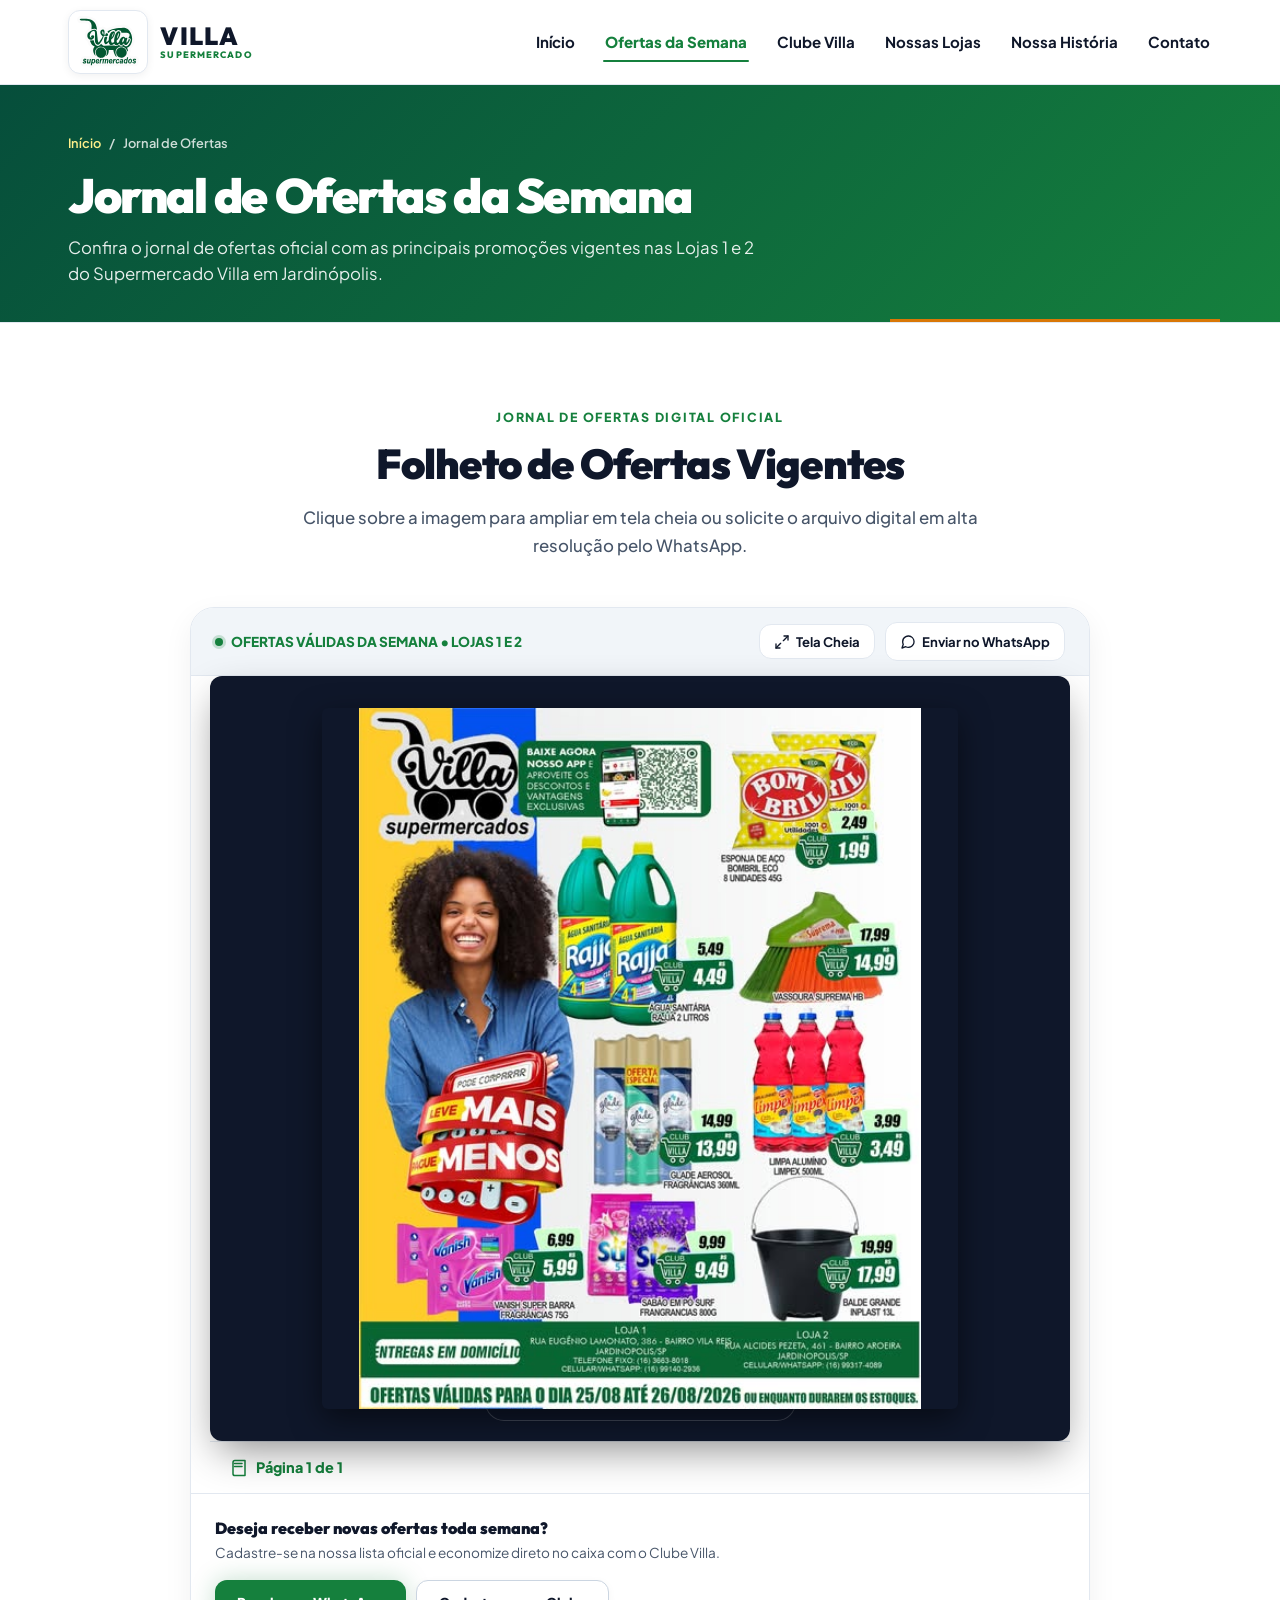
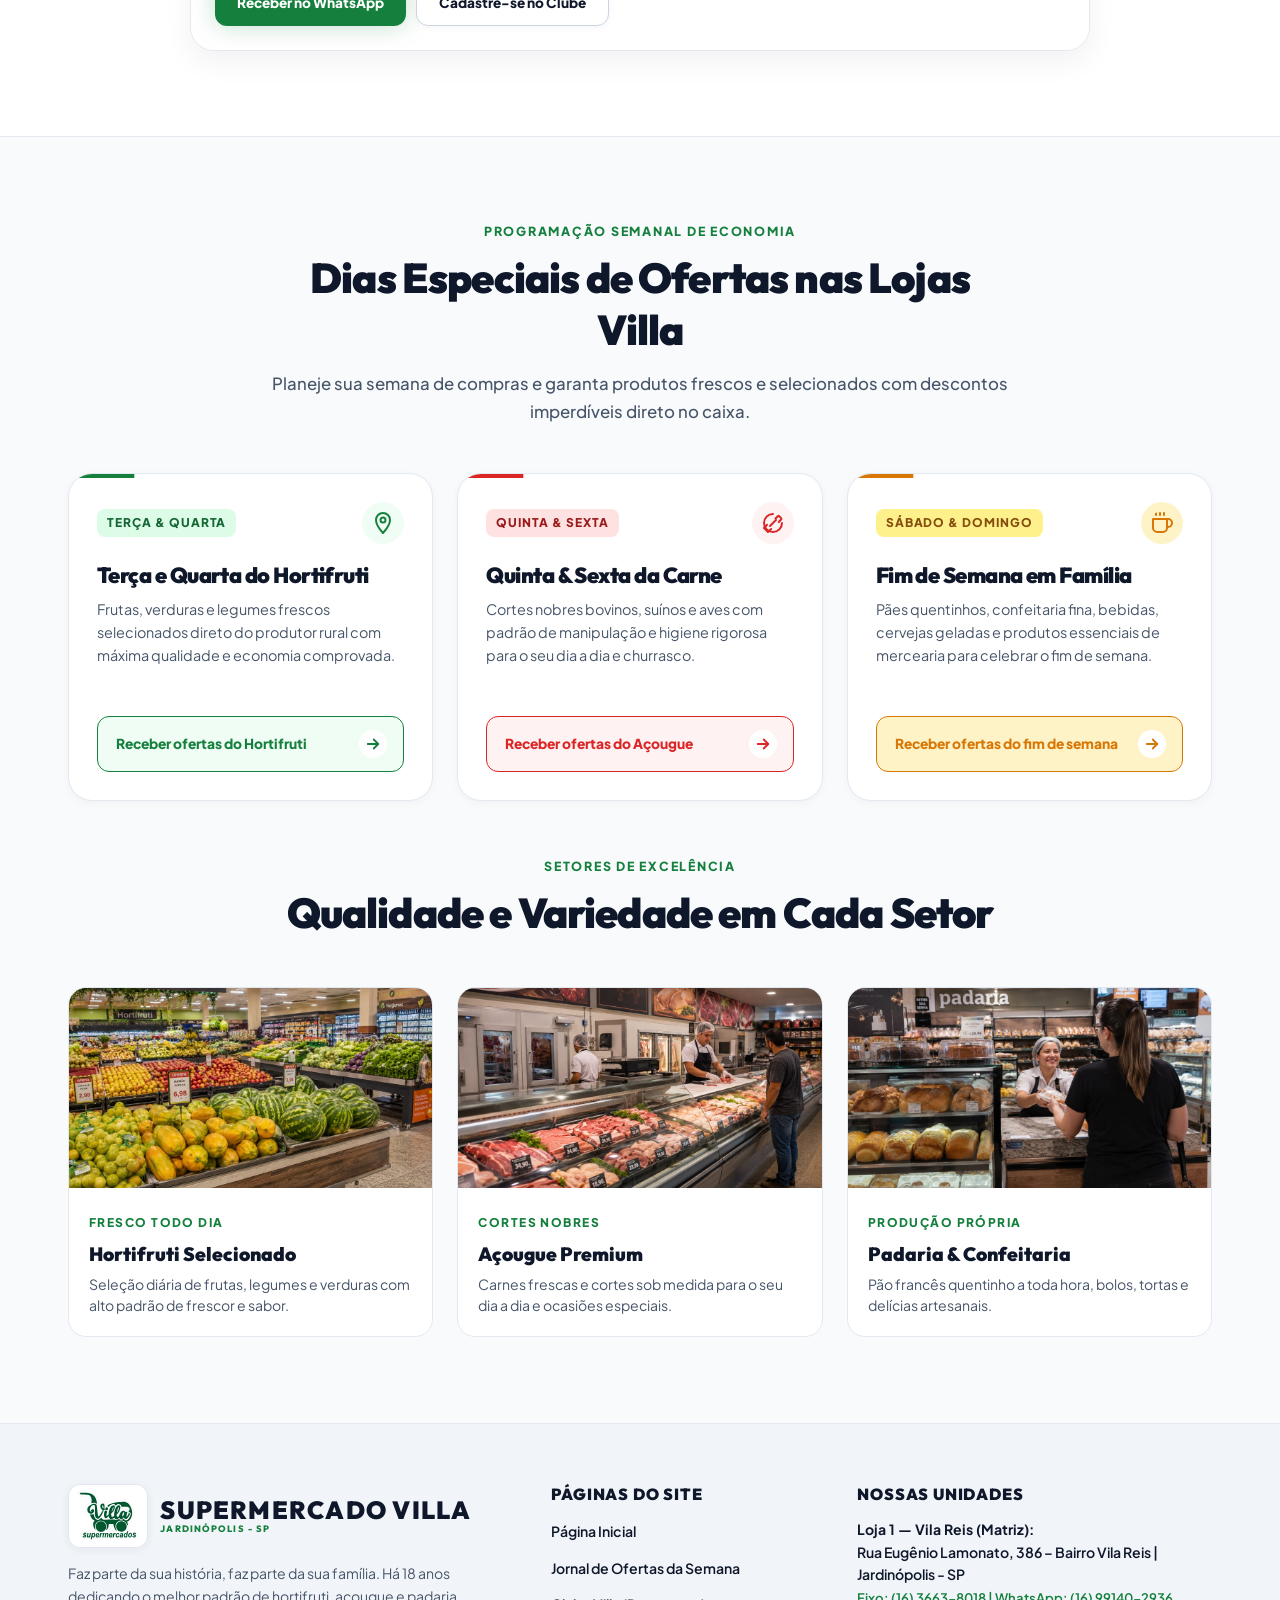
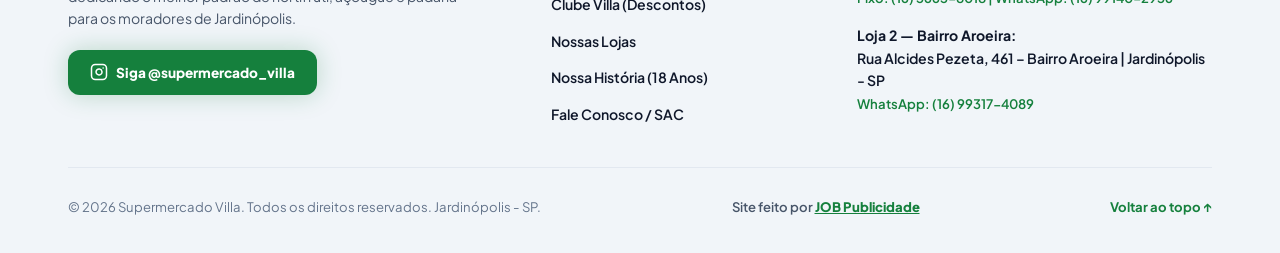
<file: ofertas.html>
<!DOCTYPE html>
<html lang="pt-BR">
<head>
  <meta charset="UTF-8">
  <meta name="viewport" content="width=device-width, initial-scale=1.0">
  
  <!-- SEO Primary Meta Tags -->
  <title>Jornal de Ofertas da Semana | Supermercado Villa Jardinópolis - SP</title>
  <meta name="title" content="Jornal de Ofertas da Semana | Supermercado Villa Jardinópolis - SP">
  <meta name="description" content="Confira o tablóide de ofertas do Supermercado Villa em Jardinópolis. Descontos em hortifruti, açougue, padaria e mercearia para Loja 1 e Loja 2.">
  <meta name="keywords" content="Ofertas Supermercado Villa, Tabloide Villa Jardinopolis, Encarte Supermercado Villa, Promocoes Jardinopolis SP, Clube Villa Descontos">
  <meta name="author" content="Supermercado Villa">
  <meta name="robots" content="index, follow">

  <!-- Open Graph / Facebook -->
  <meta property="og:type" content="website">
  <meta property="og:url" content="https://supermercadovilla.com.br/ofertas.html">
  <meta property="og:title" content="Jornal de Ofertas da Semana — Supermercado Villa">
  <meta property="og:description" content="Economize em hortifruti, carnes nobres e padaria nas Lojas 1 e 2 em Jardinópolis-SP.">
  <meta property="og:image" content="images/villa-logo-oficial.png">

  <!-- Favicon -->
  <link rel="icon" type="image/svg+xml" href="images/Supermercado Villa.svg">

  <!-- Google Fonts -->
  <link rel="preconnect" href="https://fonts.googleapis.com">
  <link rel="preconnect" href="https://fonts.gstatic.com" crossorigin>
  <link href="https://fonts.googleapis.com/css2?family=Outfit:wght@400;500;600;700;800;900&family=Plus+Jakarta+Sans:wght@400;500;600;700;800&display=swap" rel="stylesheet">

  <!-- Stylesheet -->
  <link rel="stylesheet" href="styles.css">
</head>
<body>


  <!-- Header -->
  <header class="header">
    <div class="container header-inner">
      <a href="index.html" class="logo">
        <div class="logo-box">
          <img src="images/Supermercado Villa.svg" alt="Supermercado Villa Logo Oficial" class="logo-img">
        </div>
        <div class="logo-text">
          <span class="logo-title">VILLA</span>
          <span class="logo-subtitle">SUPERMERCADO</span>
        </div>
      </a>

      <nav class="nav" aria-label="Navegação principal">
        <ul class="nav-links" id="navMenu">
          <li><a href="index.html" class="nav-link">Início</a></li>
          <li><a href="ofertas.html" class="nav-link active">Ofertas da Semana</a></li>
          <li><a href="clube.html" class="nav-link">Clube Villa</a></li>
          <li><a href="lojas.html" class="nav-link">Nossas Lojas</a></li>
          <li><a href="sobre.html" class="nav-link">Nossa História</a></li>
          <li><a href="contato.html" class="nav-link">Contato</a></li>
        </ul>
      </nav>

      <button class="mobile-toggle" id="mobileToggle" aria-label="Abrir Menu" aria-expanded="false" aria-controls="navMenu">
        <svg width="24" height="24" viewBox="0 0 24 24" fill="none" stroke="currentColor" stroke-width="2.5" stroke-linecap="round" stroke-linejoin="round"><line x1="3" y1="12" x2="21" y2="12"/><line x1="3" y1="6" x2="21" y2="6"/><line x1="3" y1="18" x2="21" y2="18"/></svg>
      </button>
    </div>
  </header>

  <!-- Page Hero -->
  <section class="page-hero">
    <div class="container">
      <div class="breadcrumbs">
        <a href="index.html">Início</a>
        <span>/</span>
        <span>Jornal de Ofertas</span>
      </div>
      <h1 class="page-title">Jornal de Ofertas da Semana</h1>
      <p class="page-subtitle">
        Confira o jornal de ofertas oficial com as principais promoções vigentes nas Lojas 1 e 2 do Supermercado Villa em Jardinópolis.
      </p>
    </div>
  </section>

  <!-- PAINEL DO TABLÓIDE DE OFERTAS (ENCARTE EM IMAGEM) -->
  <section class="section section-white">
    <div class="container">
      
      <div class="section-header reveal">
        <span class="section-tag">JORNAL DE OFERTAS DIGITAL OFICIAL</span>
        <h2 class="section-title">Folheto de Ofertas Vigentes</h2>
        <p class="section-description">
          Clique sobre a imagem para ampliar em tela cheia ou solicite o arquivo digital em alta resolução pelo WhatsApp.
        </p>
      </div>

      <!-- PAINEL VISUAL DO TABLÓIDE -->
      <div class="tabloide-panel reveal delay-1">
        
        <!-- Barra de Ferramentas do Tabloide -->
        <div class="tabloide-toolbar">
          <div class="tabloide-status">
            <span class="tabloide-status-dot"></span>
            <span>OFERTAS VÁLIDAS DA SEMANA • LOJAS 1 E 2</span>
          </div>

          <div class="tabloide-tools">
            <button class="tabloide-tool-btn" id="openFullscreenBtn" title="Ver em Tela Cheia">
              <svg width="16" height="16" viewBox="0 0 24 24" fill="none" stroke="currentColor" stroke-width="2" stroke-linecap="round" stroke-linejoin="round"><polyline points="15 3 21 3 21 9"/><polyline points="9 21 3 21 3 15"/><line x1="21" y1="3" x2="14" y2="10"/><line x1="3" y1="21" x2="10" y2="14"/></svg>
              <span>Tela Cheia</span>
            </button>
            <a href="https://wa.me/5516991402936?text=Ol%C3%A1%2C%20gostaria%20de%20receber%20o%20jornal%20de%20ofertas%20em%20PDF%20do%20Supermercado%20Villa" target="_blank" class="tabloide-tool-btn" title="Receber no WhatsApp">
              <svg width="16" height="16" viewBox="0 0 24 24" fill="none" stroke="currentColor" stroke-width="2" stroke-linecap="round" stroke-linejoin="round"><path d="M21 11.5a8.38 8.38 0 0 1-.9 3.8 8.5 8.5 0 0 1-7.6 4.7 8.38 8.38 0 0 1-3.8-.9L3 21l1.9-5.7a8.38 8.38 0 0 1-.9-3.8 8.5 8.5 0 0 1 4.7-7.6 8.38 8.38 0 0 1 3.8-.9h.5a8.48 8.48 0 0 1 8 8v.5z"/></svg>
              <span>Enviar no WhatsApp</span>
            </a>
          </div>
        </div>

        <!-- Flipbook Interativo Multi-Páginas -->
        <div class="flipbook-container" id="flipbookContainer">
          <div class="flipbook-stage" id="flipbookStage">
            <button class="flipbook-nav-btn flipbook-nav-prev" id="flipPrevBtn" title="Página Anterior">
              <svg width="24" height="24" viewBox="0 0 24 24" fill="none" stroke="currentColor" stroke-width="2.5" stroke-linecap="round" stroke-linejoin="round"><polyline points="15 18 9 12 15 6"/></svg>
            </button>
            <div id="flipbookSheets" style="width: 100%; height: 100%; display: flex; align-items: center; justify-content: center; position: relative;">
              <!-- Páginas geradas dinamicamente via JavaScript -->
              <div class="flipbook-sheet active" data-index="0">
                <img src="images/tabloide-oficial.jpg" alt="Jornal de Ofertas da Semana Supermercado Villa" id="tabloideImg" class="tabloide-img">
              </div>
            </div>
            <button class="flipbook-nav-btn flipbook-nav-next" id="flipNextBtn" title="Próxima Página">
              <svg width="24" height="24" viewBox="0 0 24 24" fill="none" stroke="currentColor" stroke-width="2.5" stroke-linecap="round" stroke-linejoin="round"><polyline points="9 18 15 12 9 6"/></svg>
            </button>
            <div class="tabloide-zoom-hint">
              <svg width="16" height="16" viewBox="0 0 24 24" fill="none" stroke="currentColor" stroke-width="2.5" stroke-linecap="round" stroke-linejoin="round"><circle cx="11" cy="11" r="8"/><line x1="21" y1="21" x2="16.65" y2="16.65"/><line x1="11" y1="8" x2="11" y2="14"/><line x1="8" y1="11" x2="14" y2="11"/></svg>
              <span>Clique na página para ampliar em tela cheia</span>
            </div>
          </div>

          <!-- Barra de Controles e Miniaturas -->
          <div class="flipbook-controls-bar">
            <div class="flipbook-page-indicator">
              <svg width="18" height="18" viewBox="0 0 24 24" fill="none" stroke="currentColor" stroke-width="2" stroke-linecap="round" stroke-linejoin="round"><path d="M4 19.5v-15A2.5 2.5 0 0 1 6.5 2H20v20H6.5a2.5 2.5 0 0 1-2.5-2.5Z"/><path d="M6 6h10"/><path d="M6 10h10"/></svg>
              <span id="flipbookPageLabel">Página 1 de 1</span>
            </div>
            <div class="flipbook-thumbnails" id="flipbookThumbnails">
              <!-- Miniaturas geradas dinamicamente -->
            </div>
          </div>
        </div>

        <!-- Rodapé do Painel -->
        <div class="tabloide-footer">
          <div>
            <h4 style="font-size: 1rem; font-weight: 900; color: var(--color-text); margin-bottom: 4px;">Deseja receber novas ofertas toda semana?</h4>
            <p style="font-size: 0.85rem; color: var(--color-text-muted); margin: 0;">Cadastre-se na nossa lista oficial e economize direto no caixa com o Clube Villa.</p>
          </div>
          <div style="display: flex; gap: 10px; flex-wrap: wrap;">
            <a href="https://wa.me/5516991402936?text=Ol%C3%A1%2C%20quero%20receber%20as%20ofertas%20do%20Supermercado%20Villa%20no%20meu%20WhatsApp!" target="_blank" class="btn btn-primary" style="font-size: 0.85rem;">
              Receber no WhatsApp
            </a>
            <button class="btn btn-secondary js-open-clube" style="font-size: 0.85rem;">Cadastre-se no Clube</button>
          </div>
        </div>

      </div>

    </div>
  </section>

  <!-- PROGRAMAÇÃO SEMANAL DE ECONOMIA -->
  <section class="section section-gray">
    <div class="container">
      <div class="section-header reveal">
        <span class="section-tag">PROGRAMAÇÃO SEMANAL DE ECONOMIA</span>
        <h2 class="section-title">Dias Especiais de Ofertas nas Lojas Villa</h2>
        <p class="section-description">
          Planeje sua semana de compras e garanta produtos frescos e selecionados com descontos imperdíveis direto no caixa.
        </p>
      </div>

      <div class="deals-week-grid reveal delay-1">
        
        <!-- Card 1: Terça e Quarta do Hortifruti -->
        <div class="deal-day-card">
          <div>
            <div class="deal-day-header">
              <span class="deal-day-badge deal-day-badge--green">Terça & Quarta</span>
              <svg width="28" height="28" viewBox="0 0 24 24" fill="none" stroke="#166534" stroke-width="2" stroke-linecap="round" stroke-linejoin="round"><path d="M12 2a7 7 0 0 0-7 7c0 5.25 7 13 7 13s7-7.75 7-13a7 7 0 0 0-7-7z"/><circle cx="12" cy="9" r="2.5"/></svg>
            </div>
            <h3 class="deal-day-title">Terça e Quarta do Hortifruti</h3>
            <p class="deal-day-desc">
              Frutas, verduras e legumes frescos selecionados direto do produtor rural com máxima qualidade e economia comprovada.
            </p>
          </div>
          <a href="https://wa.me/5516991402936?text=Ol%C3%A1%2C%20quero%20receber%20as%20ofertas%20do%20Hortifr%C3%BAti%20do%20Supermercado%20Villa!" target="_blank" rel="noopener noreferrer" class="deal-offer-button">
            <span>Receber ofertas do Hortifruti</span>
            <svg width="18" height="18" viewBox="0 0 24 24" fill="none" stroke="currentColor" stroke-width="2.4" stroke-linecap="round" stroke-linejoin="round" aria-hidden="true"><path d="M5 12h14"/><path d="m13 6 6 6-6 6"/></svg>
          </a>
        </div>

        <!-- Card 2: Quinta e Sexta da Carne -->
        <div class="deal-day-card">
          <div>
            <div class="deal-day-header">
              <span class="deal-day-badge deal-day-badge--red">Quinta & Sexta</span>
              <svg width="28" height="28" viewBox="0 0 24 24" fill="none" stroke="#dc2626" stroke-width="2" stroke-linecap="round" stroke-linejoin="round"><path d="M6 13.8 3 17l4 4 3.2-3"/><path d="m14.5 7.5 2.3-2.3a1 1 0 0 1 1.4 0l1.9 1.9a1 1 0 0 1 0 1.4L17.8 11"/><path d="m9 15 6-6"/><path d="M12 3a9 9 0 1 0 9 9"/></svg>
            </div>
            <h3 class="deal-day-title">Quinta & Sexta da Carne</h3>
            <p class="deal-day-desc">
              Cortes nobres bovinos, suínos e aves com padrão de manipulação e higiene rigorosa para o seu dia a dia e churrasco.
            </p>
          </div>
          <a href="https://wa.me/5516991402936?text=Ol%C3%A1%2C%20quero%20receber%20as%20ofertas%20da%20Quinta%20e%20Sexta%20da%20Carne!" target="_blank" rel="noopener noreferrer" class="deal-offer-button">
            <span>Receber ofertas do Açougue</span>
            <svg width="18" height="18" viewBox="0 0 24 24" fill="none" stroke="currentColor" stroke-width="2.4" stroke-linecap="round" stroke-linejoin="round" aria-hidden="true"><path d="M5 12h14"/><path d="m13 6 6 6-6 6"/></svg>
          </a>
        </div>

        <!-- Card 3: Fim de Semana em Família -->
        <div class="deal-day-card">
          <div>
            <div class="deal-day-header">
              <span class="deal-day-badge">Sábado & Domingo</span>
              <svg width="28" height="28" viewBox="0 0 24 24" fill="none" stroke="#d97706" stroke-width="2" stroke-linecap="round" stroke-linejoin="round"><path d="M17 8h1a4 4 0 1 1 0 8h-1"/><path d="M3 8h14v9a4 4 0 0 1-4 4H7a4 4 0 0 1-4-4V8z"/><line x1="6" y1="2" x2="6" y2="4"/><line x1="10" y1="2" x2="10" y2="4"/><line x1="14" y1="2" x2="14" y2="4"/></svg>
            </div>
            <h3 class="deal-day-title">Fim de Semana em Família</h3>
            <p class="deal-day-desc">
              Pães quentinhos, confeitaria fina, bebidas, cervejas geladas e produtos essenciais de mercearia para celebrar o fim de semana.
            </p>
          </div>
          <a href="https://wa.me/5516991402936?text=Ol%C3%A1%2C%20quero%20receber%20as%20ofertas%20do%20Fim%20de%20Semana%20do%20Supermercado%20Villa!" target="_blank" rel="noopener noreferrer" class="deal-offer-button">
            <span>Receber ofertas do fim de semana</span>
            <svg width="18" height="18" viewBox="0 0 24 24" fill="none" stroke="currentColor" stroke-width="2.4" stroke-linecap="round" stroke-linejoin="round" aria-hidden="true"><path d="M5 12h14"/><path d="m13 6 6 6-6 6"/></svg>
          </a>
        </div>

      </div>

      <!-- Setores de Destaque -->
      <div style="margin-top: 56px;">
        <div class="section-header reveal">
          <span class="section-tag">SETORES DE EXCELÊNCIA</span>
          <h2 class="section-title">Qualidade e Variedade em Cada Setor</h2>
        </div>

        <div style="display: grid; grid-template-columns: repeat(3, 1fr); gap: 24px;" class="form-row reveal delay-1">
          <div style="background: var(--color-bg-surface); border: 1px solid var(--color-border); border-radius: var(--radius-lg); overflow: hidden;">
            <img src="images/hortifruti.jpg" alt="Hortifruti Villa" style="width: 100%; height: 200px; object-fit: cover;">
            <div style="padding: 20px;">
              <span class="sector-kicker">FRESCO TODO DIA</span>
              <h3 style="font-size: 1.2rem; font-weight: 900; margin-bottom: 8px;">Hortifruti Selecionado</h3>
              <p style="font-size: 0.88rem; color: var(--color-text-muted); line-height: 1.5;">
                Seleção diária de frutas, legumes e verduras com alto padrão de frescor e sabor.
              </p>
            </div>
          </div>

          <div style="background: var(--color-bg-surface); border: 1px solid var(--color-border); border-radius: var(--radius-lg); overflow: hidden;">
            <img src="images/acougue.jpg" alt="Açougue Villa" style="width: 100%; height: 200px; object-fit: cover;">
            <div style="padding: 20px;">
              <span class="sector-kicker">CORTES NOBRES</span>
              <h3 style="font-size: 1.2rem; font-weight: 900; margin-bottom: 8px;">Açougue Premium</h3>
              <p style="font-size: 0.88rem; color: var(--color-text-muted); line-height: 1.5;">
                Carnes frescas e cortes sob medida para o seu dia a dia e ocasiões especiais.
              </p>
            </div>
          </div>

          <div style="background: var(--color-bg-surface); border: 1px solid var(--color-border); border-radius: var(--radius-lg); overflow: hidden;">
            <img src="images/padaria.jpg" alt="Padaria Villa" style="width: 100%; height: 200px; object-fit: cover;">
            <div style="padding: 20px;">
              <span class="sector-kicker">PRODUÇÃO PRÓPRIA</span>
              <h3 style="font-size: 1.2rem; font-weight: 900; margin-bottom: 8px;">Padaria & Confeitaria</h3>
              <p style="font-size: 0.88rem; color: var(--color-text-muted); line-height: 1.5;">
                Pão francês quentinho a toda hora, bolos, tortas e delícias artesanais.
              </p>
            </div>
          </div>
        </div>
      </div>

    </div>
  </section>

  <!-- Rodapé Institucional -->
  <footer id="contato" class="footer">
    <div class="container">
      <div class="footer-grid reveal">
        <div>
          <div class="logo">
            <div class="logo-box">
              <img src="images/Supermercado Villa.svg" alt="Supermercado Villa Logo Oficial" class="logo-img">
            </div>
            <div class="logo-text">
              <span class="logo-title">SUPERMERCADO VILLA</span>
              <span class="logo-subtitle">JARDINÓPOLIS - SP</span>
            </div>
          </div>
          <p class="footer-brand-desc">
            Faz parte da sua história, faz parte da sua família. Há 18 anos dedicando o melhor padrão de hortifruti, açougue e padaria para os moradores de Jardinópolis.
          </p>
          <a href="https://www.instagram.com/supermercado_villa" target="_blank" class="btn btn-primary" style="font-size: 0.85rem; gap: 8px;">
            <svg width="18" height="18" viewBox="0 0 24 24" fill="none" stroke="currentColor" stroke-width="2" stroke-linecap="round" stroke-linejoin="round"><rect x="2" y="2" width="20" height="20" rx="5" ry="5"/><path d="M16 11.37A4 4 0 1 1 12.63 8 4 4 0 0 1 16 11.37z"/><line x1="17.5" y1="6.5" x2="17.51" y2="6.5"/></svg>
            <span>Siga @supermercado_villa</span>
          </a>
        </div>

        <div>
          <h4 class="footer-title">Páginas do Site</h4>
          <ul class="footer-links">
            <li><a href="index.html">Página Inicial</a></li>
            <li><a href="ofertas.html">Jornal de Ofertas da Semana</a></li>
            <li><a href="clube.html">Clube Villa (Descontos)</a></li>
            <li><a href="lojas.html">Nossas Lojas</a></li>
            <li><a href="sobre.html">Nossa História (18 Anos)</a></li>
            <li><a href="contato.html">Fale Conosco / SAC</a></li>
          </ul>
        </div>

        <div>
          <h4 class="footer-title">Nossas Unidades</h4>
          <ul class="footer-links" style="gap: 16px;">
            <li>
              <strong>Loja 1 — Vila Reis (Matriz):</strong><br>
              Rua Eugênio Lamonato, 386 – Bairro Vila Reis | Jardinópolis - SP<br>
              <span style="font-size: 0.82rem; color: #15803d;">Fixo: (16) 3663-8018 | WhatsApp: (16) 99140-2936</span>
            </li>
            <li>
              <strong>Loja 2 — Bairro Aroeira:</strong><br>
              Rua Alcides Pezeta, 461 – Bairro Aroeira | Jardinópolis - SP<br>
              <span style="font-size: 0.82rem; color: #15803d;">WhatsApp: (16) 99317-4089</span>
            </li>
          </ul>
        </div>
      </div>

      <div class="footer-bottom">
        <p>© 2026 Supermercado Villa. Todos os direitos reservados. Jardinópolis - SP.</p>
        <p class="footer-agency">
          Site feito por <a href="https://jobpublicidade.com.br/" target="_blank" rel="noopener noreferrer" class="agency-link">JOB Publicidade</a>
        </p>
        <a href="#" style="font-weight: 700; color: var(--color-primary);">Voltar ao topo ↑</a>
      </div>
    </div>
  </footer>

  <!-- Lightbox Modal de Tela Cheia para o Tabloide com Navegação -->
  <div class="lightbox-modal" id="tabloideLightbox">
    <button class="lightbox-nav-btn lightbox-nav-prev" id="lightboxPrev" title="Página Anterior">
      <svg width="28" height="28" viewBox="0 0 24 24" fill="none" stroke="currentColor" stroke-width="2.5" stroke-linecap="round" stroke-linejoin="round"><polyline points="15 18 9 12 15 6"/></svg>
    </button>
    <div class="lightbox-content">
      <button class="lightbox-close" id="lightboxClose" aria-label="Fechar">&times;</button>
      <img src="images/tabloide-oficial.jpg" alt="Jornal de Ofertas em Tela Cheia Supermercado Villa" class="lightbox-img" id="lightboxImg">
      <div class="lightbox-page-counter" id="lightboxPageCounter">Página 1 de 1</div>
    </div>
    <button class="lightbox-nav-btn lightbox-nav-next" id="lightboxNext" title="Próxima Página">
      <svg width="28" height="28" viewBox="0 0 24 24" fill="none" stroke="currentColor" stroke-width="2.5" stroke-linecap="round" stroke-linejoin="round"><polyline points="9 18 15 12 9 6"/></svg>
    </button>
  </div>

  <!-- Modal Dialog Clube Villa -->
  <div class="modal-overlay" id="clubeModal">
    <div class="modal-card">
      <button class="modal-close" id="modalCloseBtn">&times;</button>
      <div id="modalFormView">
        <span class="modal-kicker">CADASTRO GRATUITO E RÁPIDO</span>
        <h3 style="font-size: 1.8rem; font-weight: 900; margin-bottom: 8px;">Seja Bem-vindo ao Clube Villa!</h3>
        <p style="font-size: 0.9rem; color: var(--color-text-muted); margin-bottom: 24px;">
          Preencha seus dados para garantir descontos exclusivos imediatamente em nossas lojas em Jardinópolis.
        </p>
        <form id="clubeForm">
          <div class="form-group">
            <label class="form-label">Nome Completo *</label>
            <input type="text" id="inputName" required placeholder="Ex: Maria Silva" class="form-input">
          </div>
          <div class="form-group">
            <label class="form-label">Telefone / Celular *</label>
            <input type="tel" required placeholder="(16) 99999-9999" class="form-input">
          </div>
          <div class="form-group">
            <label class="form-label">CPF (para identificação no caixa)</label>
            <input type="text" placeholder="000.000.000-00" class="form-input">
          </div>
          <button type="submit" class="btn btn-primary" style="width: 100%; padding: 16px; margin-top: 8px; font-size: 1rem;">
            CONCLUIR MEU CADASTRO CLUBE VILLA
          </button>
        </form>
      </div>
      <div id="modalSuccessView" style="display: none; text-align: center; padding: 20px 0;">
        <div style="width: 64px; height: 64px; margin: 0 auto 16px auto; border-radius: var(--radius-md); background: var(--color-primary-light); border: 2px solid var(--color-primary); color: var(--color-primary); display: flex; align-items: center; justify-content: center;">
          <svg width="36" height="36" viewBox="0 0 24 24" fill="none" stroke="currentColor" stroke-width="2" stroke-linecap="round" stroke-linejoin="round"><path d="M22 11.08V12a10 10 0 1 1-5.93-9.14"/><polyline points="22 4 12 14.01 9 11.01"/></svg>
        </div>
        <h3 style="font-size: 1.8rem; font-weight: 900;">Parabéns, <span id="successUserName">Cliente</span>!</h3>
        <p style="color: var(--color-primary); font-weight: 800; margin-top: 4px; margin-bottom: 24px;">
          Seu cadastro no Clube Villa foi realizado com sucesso!
        </p>
        <div style="max-width: 320px; margin: 0 auto 20px auto; border-radius: var(--radius-lg); overflow: hidden; box-shadow: 0 12px 28px rgba(0,0,0,0.18);">
          <img src="images/cartao-clube-villa.png" alt="Cartão Oficial Clube Villa Ativado" style="width: 100%; height: auto; display: block; border-radius: inherit;">
        </div>
        <p style="font-size: 0.85rem; color: var(--color-text-muted); margin-bottom: 20px;">
          Agora basta informar o seu telefone ou CPF no caixa da Loja 1 ou Loja 2 em Jardinópolis para aplicar os descontos!
        </p>
      </div>
    </div>
  </div>

  <script src="site-data.js"></script>
  <script src="main.js"></script>
</body>
</html>
</file>
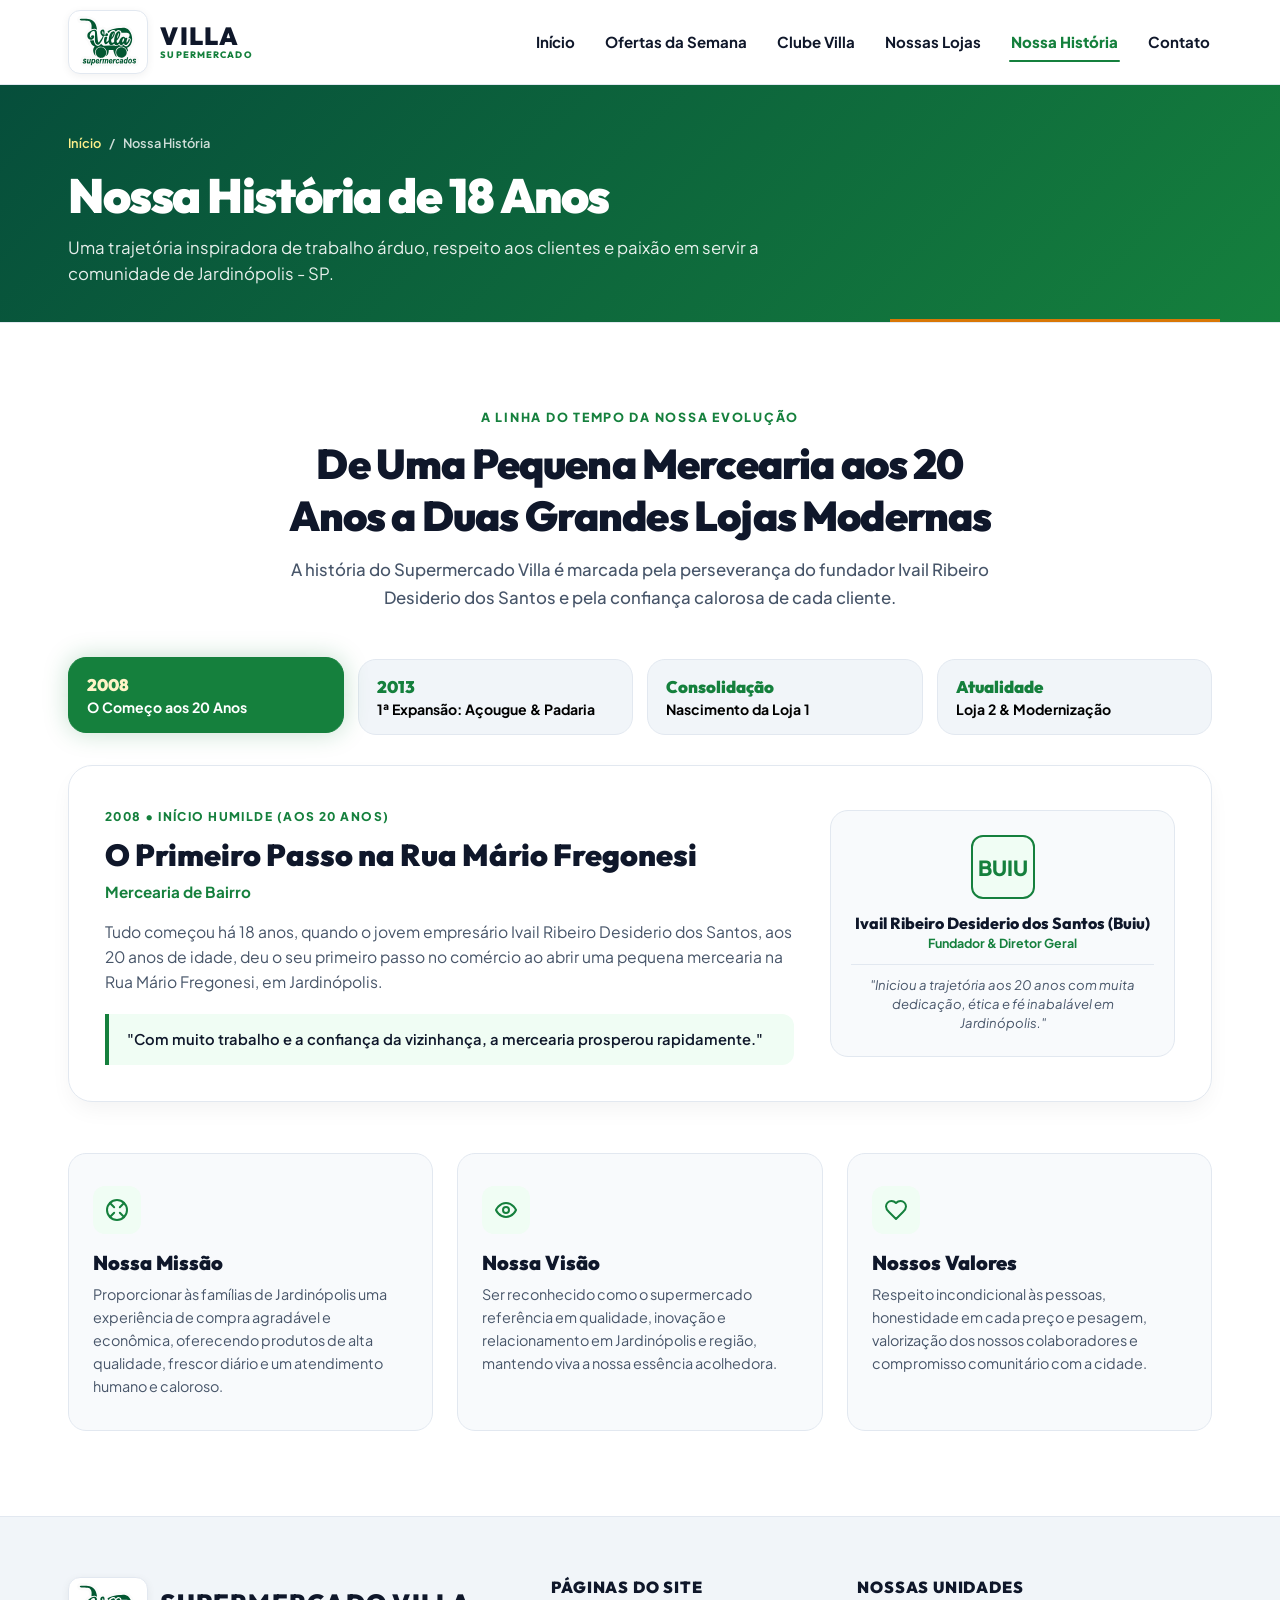
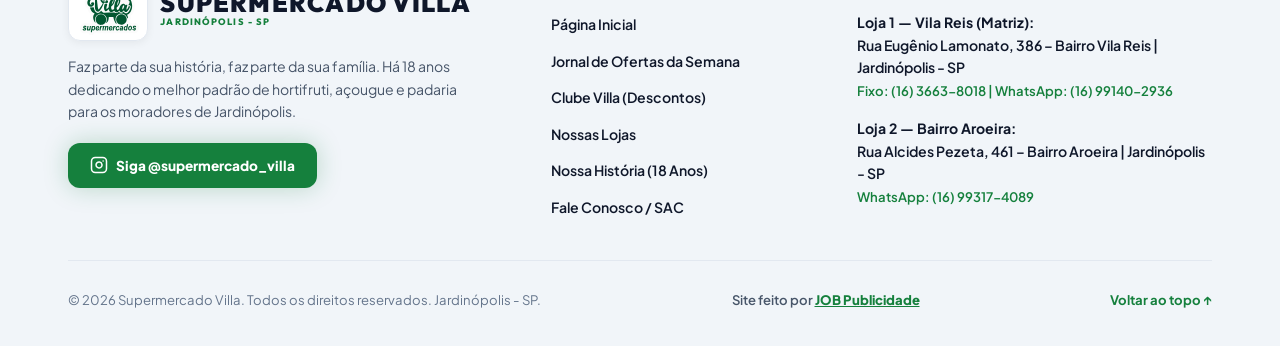
<file: sobre.html>
<!DOCTYPE html>
<html lang="pt-BR">
<head>
  <meta charset="UTF-8">
  <meta name="viewport" content="width=device-width, initial-scale=1.0">
  
  <!-- SEO Primary Meta Tags -->
  <title>Nossa História | Supermercado Villa Jardinópolis - SP</title>
  <meta name="title" content="Nossa História | Supermercado Villa Jardinópolis - SP">
  <meta name="description" content="Conheça a história de 18 anos do Supermercado Villa em Jardinópolis. Da pequena mercearia aos 20 anos do fundador Ivail à moderna rede com 2 lojas.">
  <meta name="keywords" content="História Supermercado Villa, Ivail Ribeiro Desiderio dos Santos, Supermercado Jardinópolis, Lojas Villa Jardinópolis">
  <meta name="author" content="Supermercado Villa">
  <meta name="robots" content="index, follow">

  <!-- Favicon -->
  <link rel="icon" type="image/svg+xml" href="images/Supermercado Villa.svg">

  <!-- Google Fonts -->
  <link rel="preconnect" href="https://fonts.googleapis.com">
  <link rel="preconnect" href="https://fonts.gstatic.com" crossorigin>
  <link href="https://fonts.googleapis.com/css2?family=Outfit:wght@400;500;600;700;800;900&family=Plus+Jakarta+Sans:wght@400;500;600;700;800&display=swap" rel="stylesheet">

  <!-- Stylesheet -->
  <link rel="stylesheet" href="styles.css">
</head>
<body>


  <!-- Header -->
  <header class="header">
    <div class="container header-inner">
      <a href="index.html" class="logo">
        <div class="logo-box">
          <img src="images/Supermercado Villa.svg" alt="Supermercado Villa Logo Oficial" class="logo-img">
        </div>
        <div class="logo-text">
          <span class="logo-title">VILLA</span>
          <span class="logo-subtitle">SUPERMERCADO</span>
        </div>
      </a>

      <nav class="nav" aria-label="Navegação principal">
        <ul class="nav-links" id="navMenu">
          <li><a href="index.html" class="nav-link">Início</a></li>
          <li><a href="ofertas.html" class="nav-link">Ofertas da Semana</a></li>
          <li><a href="clube.html" class="nav-link">Clube Villa</a></li>
          <li><a href="lojas.html" class="nav-link">Nossas Lojas</a></li>
          <li><a href="sobre.html" class="nav-link active">Nossa História</a></li>
          <li><a href="contato.html" class="nav-link">Contato</a></li>
        </ul>
      </nav>

      <button class="mobile-toggle" id="mobileToggle" aria-label="Abrir Menu" aria-expanded="false" aria-controls="navMenu">
        <svg width="24" height="24" viewBox="0 0 24 24" fill="none" stroke="currentColor" stroke-width="2.5" stroke-linecap="round" stroke-linejoin="round"><line x1="3" y1="12" x2="21" y2="12"/><line x1="3" y1="6" x2="21" y2="6"/><line x1="3" y1="18" x2="21" y2="18"/></svg>
      </button>
    </div>
  </header>

  <!-- Page Hero -->
  <section class="page-hero">
    <div class="container">
      <div class="breadcrumbs">
        <a href="index.html">Início</a>
        <span>/</span>
        <span>Nossa História</span>
      </div>
      <h1 class="page-title">Nossa História de 18 Anos</h1>
      <p class="page-subtitle">
        Uma trajetória inspiradora de trabalho árduo, respeito aos clientes e paixão em servir a comunidade de Jardinópolis - SP.
      </p>
    </div>
  </section>

  <!-- Seção Linha do Tempo & Fundador -->
  <section class="section section-white">
    <div class="container">
      <div class="section-header reveal">
        <span class="section-tag">A LINHA DO TEMPO DA NOSSA EVOLUÇÃO</span>
        <h2 class="section-title">De Uma Pequena Mercearia aos 20 Anos a Duas Grandes Lojas Modernas</h2>
        <p class="section-description">
          A história do Supermercado Villa é marcada pela perseverança do fundador Ivail Ribeiro Desiderio dos Santos e pela confiança calorosa de cada cliente.
        </p>
      </div>

      <div class="timeline-nav reveal delay-1">
        <button class="timeline-tab active">
          <div class="timeline-year">2008</div>
          <div class="timeline-tab-title">O Começo aos 20 Anos</div>
        </button>
        <button class="timeline-tab">
          <div class="timeline-year">2013</div>
          <div class="timeline-tab-title">1ª Expansão: Açougue & Padaria</div>
        </button>
        <button class="timeline-tab">
          <div class="timeline-year">Consolidação</div>
          <div class="timeline-tab-title">Nascimento da Loja 1</div>
        </button>
        <button class="timeline-tab">
          <div class="timeline-year">Atualidade</div>
          <div class="timeline-tab-title">Loja 2 & Modernização</div>
        </button>
      </div>

      <div class="timeline-card reveal delay-2">
        <div class="timeline-grid">
          <div>
            <div class="timeline-kicker" id="timelineBadge">2008 • INÍCIO HUMILDE (AOS 20 ANOS)</div>
            <h3 class="timeline-card-title" id="timelineTitle">O Primeiro Passo na Rua Mário Fregonesi</h3>
            <p class="timeline-card-subtitle" id="timelineSubtitle">Mercearia de Bairro</p>
            <p class="timeline-card-desc" id="timelineDesc">
              Tudo começou há 18 anos, quando o jovem empresário Ivail Ribeiro Desiderio dos Santos, aos 20 anos de idade, deu o seu primeiro passo no comércio ao abrir uma pequena mercearia na Rua Mário Fregonesi, em Jardinópolis.
            </p>
            <div class="timeline-card-highlight" id="timelineHighlight">
              "Com muito trabalho e a confiança da vizinhança, a mercearia prosperou rapidamente."
            </div>
          </div>

          <div class="founder-box">
            <div class="founder-avatar">BUIU</div>
            <h4 class="founder-name">Ivail Ribeiro Desiderio dos Santos (Buiu)</h4>
            <p class="founder-role">Fundador & Diretor Geral</p>
            <p class="founder-quote">"Iniciou a trajetória aos 20 anos com muita dedicação, ética e fé inabalável em Jardinópolis."</p>
          </div>
        </div>
      </div>

      <!-- Missão, Visão e Valores -->
      <div style="display: grid; grid-template-columns: repeat(3, 1fr); gap: 24px; margin-top: 50px;" class="reveal delay-3">
        <div style="background: var(--color-bg-body); padding: 32px 24px; border-radius: var(--radius-lg); border: 1px solid var(--color-border);">
          <div style="width: 48px; height: 48px; border-radius: 12px; background: var(--color-primary-light); color: var(--color-primary); display: flex; align-items: center; justify-content: center; margin-bottom: 16px;">
            <svg width="24" height="24" viewBox="0 0 24 24" fill="none" stroke="currentColor" stroke-width="2" stroke-linecap="round" stroke-linejoin="round"><circle cx="12" cy="12" r="10"/><path d="m4.93 4.93 4.24 4.24"/><path d="m14.83 9.17 4.24-4.24"/><path d="m14.83 14.83 4.24 4.24"/><path d="m9.17 14.83-4.24 4.24"/></svg>
          </div>
          <h3 style="font-size: 1.25rem; font-weight: 900; margin-bottom: 8px;">Nossa Missão</h3>
          <p style="font-size: 0.9rem; color: var(--color-text-muted); line-height: 1.6;">
            Proporcionar às famílias de Jardinópolis uma experiência de compra agradável e econômica, oferecendo produtos de alta qualidade, frescor diário e um atendimento humano e caloroso.
          </p>
        </div>

        <div style="background: var(--color-bg-body); padding: 32px 24px; border-radius: var(--radius-lg); border: 1px solid var(--color-border);">
          <div style="width: 48px; height: 48px; border-radius: 12px; background: var(--color-primary-light); color: var(--color-primary); display: flex; align-items: center; justify-content: center; margin-bottom: 16px;">
            <svg width="24" height="24" viewBox="0 0 24 24" fill="none" stroke="currentColor" stroke-width="2" stroke-linecap="round" stroke-linejoin="round"><path d="M2 12s3-7 10-7 10 7 10 7-3 7-10 7-10-7-10-7Z"/><circle cx="12" cy="12" r="3"/></svg>
          </div>
          <h3 style="font-size: 1.25rem; font-weight: 900; margin-bottom: 8px;">Nossa Visão</h3>
          <p style="font-size: 0.9rem; color: var(--color-text-muted); line-height: 1.6;">
            Ser reconhecido como o supermercado referência em qualidade, inovação e relacionamento em Jardinópolis e região, mantendo viva a nossa essência acolhedora.
          </p>
        </div>

        <div style="background: var(--color-bg-body); padding: 32px 24px; border-radius: var(--radius-lg); border: 1px solid var(--color-border);">
          <div style="width: 48px; height: 48px; border-radius: 12px; background: var(--color-primary-light); color: var(--color-primary); display: flex; align-items: center; justify-content: center; margin-bottom: 16px;">
            <svg width="24" height="24" viewBox="0 0 24 24" fill="none" stroke="currentColor" stroke-width="2" stroke-linecap="round" stroke-linejoin="round"><path d="M19 14c1.49-1.46 3-3.21 3-5.5A5.5 5.5 0 0 0 16.5 3c-1.76 0-3 .5-4.5 2-1.5-1.5-2.74-2-4.5-2A5.5 5.5 0 0 0 2 8.5c0 2.3 1.5 4.05 3 5.5l7 7Z"/></svg>
          </div>
          <h3 style="font-size: 1.25rem; font-weight: 900; margin-bottom: 8px;">Nossos Valores</h3>
          <p style="font-size: 0.9rem; color: var(--color-text-muted); line-height: 1.6;">
            Respeito incondicional às pessoas, honestidade em cada preço e pesagem, valorização dos nossos colaboradores e compromisso comunitário com a cidade.
          </p>
        </div>
      </div>

    </div>
  </section>

  <!-- Rodapé Institucional -->
  <footer id="contato" class="footer">
    <div class="container">
      <div class="footer-grid reveal">
        <div>
          <div class="logo">
            <div class="logo-box">
              <img src="images/Supermercado Villa.svg" alt="Supermercado Villa Logo Oficial" class="logo-img">
            </div>
            <div class="logo-text">
              <span class="logo-title">SUPERMERCADO VILLA</span>
              <span class="logo-subtitle">JARDINÓPOLIS - SP</span>
            </div>
          </div>
          <p class="footer-brand-desc">
            Faz parte da sua história, faz parte da sua família. Há 18 anos dedicando o melhor padrão de hortifruti, açougue e padaria para os moradores de Jardinópolis.
          </p>
          <a href="https://www.instagram.com/supermercado_villa/" target="_blank" class="btn btn-primary" style="font-size: 0.85rem; gap: 8px;">
            <svg width="18" height="18" viewBox="0 0 24 24" fill="none" stroke="currentColor" stroke-width="2" stroke-linecap="round" stroke-linejoin="round"><rect x="2" y="2" width="20" height="20" rx="5" ry="5"/><path d="M16 11.37A4 4 0 1 1 12.63 8 4 4 0 0 1 16 11.37z"/><line x1="17.5" y1="6.5" x2="17.51" y2="6.5"/></svg>
            <span>Siga @supermercado_villa</span>
          </a>
        </div>

        <div>
          <h4 class="footer-title">Páginas do Site</h4>
          <ul class="footer-links">
            <li><a href="index.html">Página Inicial</a></li>
            <li><a href="ofertas.html">Jornal de Ofertas da Semana</a></li>
            <li><a href="clube.html">Clube Villa (Descontos)</a></li>
            <li><a href="lojas.html">Nossas Lojas</a></li>
            <li><a href="sobre.html">Nossa História (18 Anos)</a></li>
            <li><a href="contato.html">Fale Conosco / SAC</a></li>
          </ul>
        </div>

        <div>
          <h4 class="footer-title">Nossas Unidades</h4>
          <ul class="footer-links" style="gap: 16px;">
            <li>
              <strong>Loja 1 — Vila Reis (Matriz):</strong><br>
              Rua Eugênio Lamonato, 386 – Bairro Vila Reis | Jardinópolis - SP<br>
              <span style="font-size: 0.82rem; color: #15803d;">Fixo: (16) 3663-8018 | WhatsApp: (16) 99140-2936</span>
            </li>
            <li>
              <strong>Loja 2 — Bairro Aroeira:</strong><br>
              Rua Alcides Pezeta, 461 – Bairro Aroeira | Jardinópolis - SP<br>
              <span style="font-size: 0.82rem; color: #15803d;">WhatsApp: (16) 99317-4089</span>
            </li>
          </ul>
        </div>
      </div>

      <div class="footer-bottom">
        <p>© 2026 Supermercado Villa. Todos os direitos reservados. Jardinópolis - SP.</p>
        <p class="footer-agency">
          Site feito por <a href="https://jobpublicidade.com.br/" target="_blank" rel="noopener noreferrer" class="agency-link">JOB Publicidade</a>
        </p>
        <a href="#" style="font-weight: 700; color: var(--color-primary);">Voltar ao topo ↑</a>
      </div>
    </div>
  </footer>

  <!-- Modal Dialog Clube Villa -->
  <div class="modal-overlay" id="clubeModal">
    <div class="modal-card">
      <button class="modal-close" id="modalCloseBtn">&times;</button>
      <div id="modalFormView">
        <span class="modal-kicker">CADASTRO GRATUITO E RÁPIDO</span>
        <h3 style="font-size: 1.8rem; font-weight: 900; margin-bottom: 8px;">Seja Bem-vindo ao Clube Villa!</h3>
        <p style="font-size: 0.9rem; color: var(--color-text-muted); margin-bottom: 24px;">
          Preencha seus dados para garantir descontos exclusivos imediatamente em nossas lojas em Jardinópolis.
        </p>
        <form id="clubeForm">
          <div class="form-group">
            <label class="form-label">Nome Completo *</label>
            <input type="text" id="inputName" required placeholder="Ex: Maria Silva" class="form-input">
          </div>
          <div class="form-group">
            <label class="form-label">Telefone / Celular *</label>
            <input type="tel" required placeholder="(16) 99999-9999" class="form-input">
          </div>
          <div class="form-group">
            <label class="form-label">CPF (para identificação no caixa)</label>
            <input type="text" placeholder="000.000.000-00" class="form-input">
          </div>
          <button type="submit" class="btn btn-primary" style="width: 100%; padding: 16px; margin-top: 8px; font-size: 1rem;">
            CONCLUIR MEU CADASTRO CLUBE VILLA
          </button>
        </form>
      </div>
      <div id="modalSuccessView" style="display: none; text-align: center; padding: 20px 0;">
        <div style="width: 64px; height: 64px; margin: 0 auto 16px auto; border-radius: var(--radius-md); background: var(--color-primary-light); border: 2px solid var(--color-primary); color: var(--color-primary); display: flex; align-items: center; justify-content: center;">
          <svg width="36" height="36" viewBox="0 0 24 24" fill="none" stroke="currentColor" stroke-width="2" stroke-linecap="round" stroke-linejoin="round"><path d="M22 11.08V12a10 10 0 1 1-5.93-9.14"/><polyline points="22 4 12 14.01 9 11.01"/></svg>
        </div>
        <h3 style="font-size: 1.8rem; font-weight: 900;">Parabéns, <span id="successUserName">Cliente</span>!</h3>
        <p style="color: var(--color-primary); font-weight: 800; margin-top: 4px; margin-bottom: 24px;">
          Seu cadastro no Clube Villa foi realizado com sucesso!
        </p>
        <div style="max-width: 320px; margin: 0 auto 20px auto; border-radius: var(--radius-lg); overflow: hidden; box-shadow: 0 12px 28px rgba(0,0,0,0.18);">
          <img src="images/cartao-clube-villa.png" alt="Cartão Oficial Clube Villa Ativado" style="width: 100%; height: auto; display: block; border-radius: inherit;">
        </div>
        <p style="font-size: 0.85rem; color: var(--color-text-muted); margin-bottom: 20px;">
          Agora basta informar o seu telefone ou CPF no caixa da Loja 1 ou Loja 2 em Jardinópolis para aplicar os descontos!
        </p>
      </div>
    </div>
  </div>

  <script src="site-data.js"></script>
  <script src="main.js"></script>
</body>
</html>
</file>
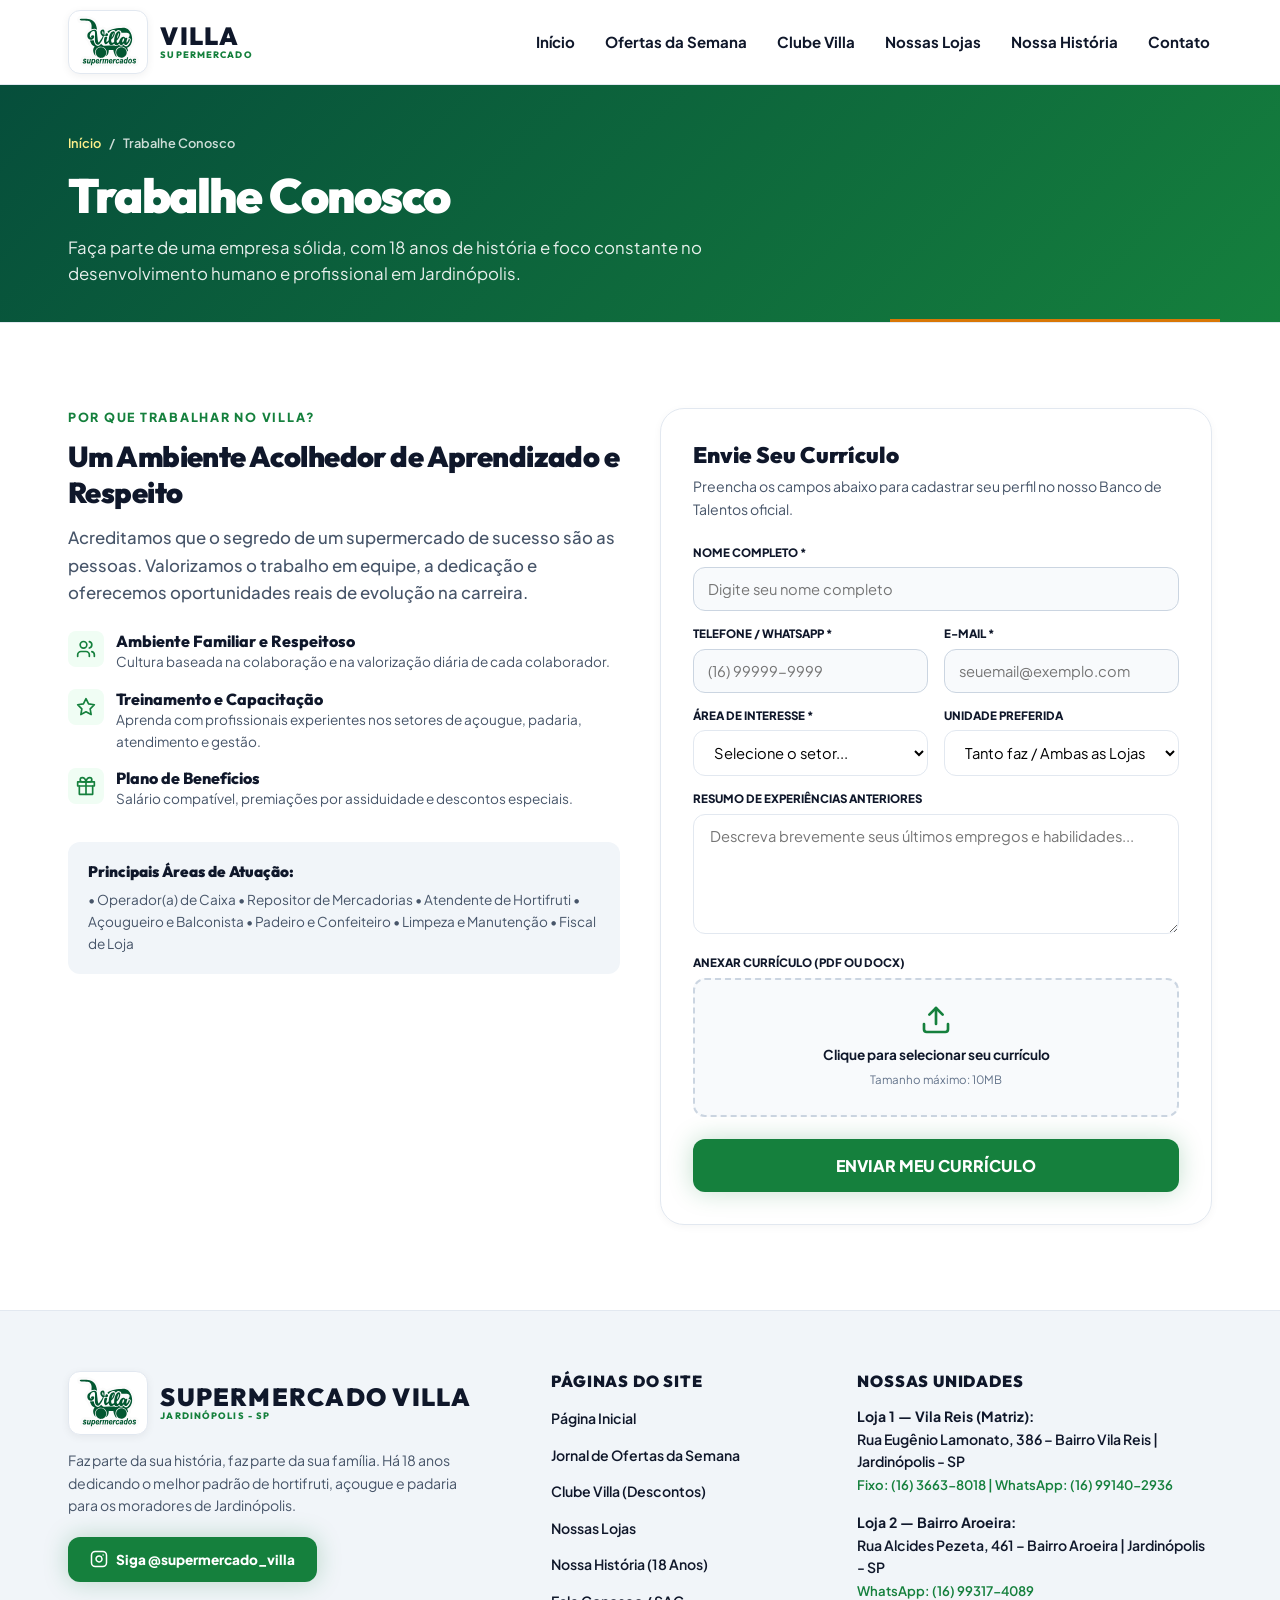
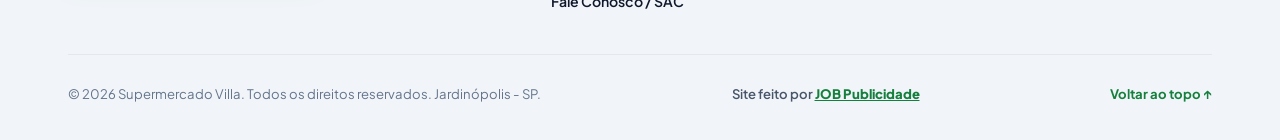
<file: trabalhe-conosco.html>
<!DOCTYPE html>
<html lang="pt-BR">
<head>
  <meta charset="UTF-8">
  <meta name="viewport" content="width=device-width, initial-scale=1.0">
  
  <!-- SEO Primary Meta Tags -->
  <title>Trabalhe Conosco | Vagas no Supermercado Villa Jardinópolis - SP</title>
  <meta name="title" content="Trabalhe Conosco | Vagas no Supermercado Villa Jardinópolis - SP">
  <meta name="description" content="Faça parte da equipe do Supermercado Villa em Jardinópolis. Cadastre seu currículo para vagas em atendimento, caixa, açougue, padaria e reposição.">
  <meta name="keywords" content="Trabalhe Conosco Supermercado Villa, Vagas de Emprego Jardinópolis SP, Emprego Supermercado Jardinópolis">
  <meta name="author" content="Supermercado Villa">
  <meta name="robots" content="index, follow">

  <!-- Favicon -->
  <link rel="icon" type="image/svg+xml" href="images/Supermercado Villa.svg">

  <!-- Google Fonts -->
  <link rel="preconnect" href="https://fonts.googleapis.com">
  <link rel="preconnect" href="https://fonts.gstatic.com" crossorigin>
  <link href="https://fonts.googleapis.com/css2?family=Outfit:wght@400;500;600;700;800;900&family=Plus+Jakarta+Sans:wght@400;500;600;700;800&display=swap" rel="stylesheet">

  <!-- Stylesheet -->
  <link rel="stylesheet" href="styles.css">
</head>
<body>


  <!-- Header -->
  <header class="header">
    <div class="container header-inner">
      <a href="index.html" class="logo">
        <div class="logo-box">
          <img src="images/Supermercado Villa.svg" alt="Supermercado Villa Logo Oficial" class="logo-img">
        </div>
        <div class="logo-text">
          <span class="logo-title">VILLA</span>
          <span class="logo-subtitle">SUPERMERCADO</span>
        </div>
      </a>

      <nav class="nav" aria-label="Navegação principal">
        <ul class="nav-links" id="navMenu">
          <li><a href="index.html" class="nav-link">Início</a></li>
          <li><a href="ofertas.html" class="nav-link">Ofertas da Semana</a></li>
          <li><a href="clube.html" class="nav-link">Clube Villa</a></li>
          <li><a href="lojas.html" class="nav-link">Nossas Lojas</a></li>
          <li><a href="sobre.html" class="nav-link">Nossa História</a></li>
          <li><a href="contato.html" class="nav-link">Contato</a></li>
        </ul>
      </nav>

      <button class="mobile-toggle" id="mobileToggle" aria-label="Abrir Menu" aria-expanded="false" aria-controls="navMenu">
        <svg width="24" height="24" viewBox="0 0 24 24" fill="none" stroke="currentColor" stroke-width="2.5" stroke-linecap="round" stroke-linejoin="round"><line x1="3" y1="12" x2="21" y2="12"/><line x1="3" y1="6" x2="21" y2="6"/><line x1="3" y1="18" x2="21" y2="18"/></svg>
      </button>
    </div>
  </header>

  <!-- Page Hero -->
  <section class="page-hero">
    <div class="container">
      <div class="breadcrumbs">
        <a href="index.html">Início</a>
        <span>/</span>
        <span>Trabalhe Conosco</span>
      </div>
      <h1 class="page-title">Trabalhe Conosco</h1>
      <p class="page-subtitle">
        Faça parte de uma empresa sólida, com 18 anos de história e foco constante no desenvolvimento humano e profissional em Jardinópolis.
      </p>
    </div>
  </section>

  <!-- Formulário & Áreas de Atuação -->
  <section class="section section-white">
    <div class="container">
      
      <div style="display: grid; grid-template-columns: 1fr 1fr; gap: 40px;" class="form-row">
        
        <!-- Coluna de Benefícios & Vagas -->
        <div class="reveal">
          <span class="section-tag">POR QUE TRABALHAR NO VILLA?</span>
          <h2 class="section-title" style="text-align: left; font-size: 1.8rem;">
            Um Ambiente Acolhedor de Aprendizado e Respeito
          </h2>
          <p class="section-description" style="text-align: left; margin-bottom: 24px;">
            Acreditamos que o segredo de um supermercado de sucesso são as pessoas. Valorizamos o trabalho em equipe, a dedicação e oferecemos oportunidades reais de evolução na carreira.
          </p>

          <div style="display: flex; flex-direction: column; gap: 16px; margin-bottom: 32px;">
            <div style="display: flex; gap: 12px; align-items: flex-start;">
              <div style="width: 36px; height: 36px; border-radius: 8px; background: var(--color-primary-light); color: var(--color-primary); display: flex; align-items: center; justify-content: center; flex-shrink: 0;">
                <svg width="20" height="20" viewBox="0 0 24 24" fill="none" stroke="currentColor" stroke-width="2" stroke-linecap="round" stroke-linejoin="round"><path d="M16 21v-2a4 4 0 0 0-4-4H6a4 4 0 0 0-4 4v2"/><circle cx="9" cy="7" r="4"/><path d="M22 21v-2a4 4 0 0 0-3-3.87"/><path d="M16 3.13a4 4 0 0 1 0 7.75"/></svg>
              </div>
              <div>
                <h4 style="font-size: 1rem; font-weight: 800;">Ambiente Familiar e Respeitoso</h4>
                <p style="font-size: 0.85rem; color: var(--color-text-muted);">Cultura baseada na colaboração e na valorização diária de cada colaborador.</p>
              </div>
            </div>

            <div style="display: flex; gap: 12px; align-items: flex-start;">
              <div style="width: 36px; height: 36px; border-radius: 8px; background: var(--color-primary-light); color: var(--color-primary); display: flex; align-items: center; justify-content: center; flex-shrink: 0;">
                <svg width="20" height="20" viewBox="0 0 24 24" fill="none" stroke="currentColor" stroke-width="2" stroke-linecap="round" stroke-linejoin="round"><polygon points="12 2 15.09 8.26 22 9.27 17 14.14 18.18 21.02 12 17.77 5.82 21.02 7 14.14 2 9.27 8.91 8.26 12 2"/></svg>
              </div>
              <div>
                <h4 style="font-size: 1rem; font-weight: 800;">Treinamento e Capacitação</h4>
                <p style="font-size: 0.85rem; color: var(--color-text-muted);">Aprenda com profissionais experientes nos setores de açougue, padaria, atendimento e gestão.</p>
              </div>
            </div>

            <div style="display: flex; gap: 12px; align-items: flex-start;">
              <div style="width: 36px; height: 36px; border-radius: 8px; background: var(--color-primary-light); color: var(--color-primary); display: flex; align-items: center; justify-content: center; flex-shrink: 0;">
                <svg width="20" height="20" viewBox="0 0 24 24" fill="none" stroke="currentColor" stroke-width="2" stroke-linecap="round" stroke-linejoin="round"><polyline points="20 12 20 22 4 22 4 12"/><rect x="2" y="7" width="20" height="5"/><line x1="12" y1="22" x2="12" y2="7"/><path d="M12 7H7.5a2.5 2.5 0 0 1 0-5C11 2 12 7 12 7z"/><path d="M12 7h4.5a2.5 2.5 0 0 0 0-5C13 2 12 7 12 7z"/></svg>
              </div>
              <div>
                <h4 style="font-size: 1rem; font-weight: 800;">Plano de Benefícios</h4>
                <p style="font-size: 0.85rem; color: var(--color-text-muted);">Salário compatível, premiações por assiduidade e descontos especiais.</p>
              </div>
            </div>
          </div>

          <div style="background: var(--color-bg-muted); padding: 20px; border-radius: var(--radius-md);">
            <h4 style="font-size: 0.95rem; font-weight: 900; margin-bottom: 8px;">Principais Áreas de Atuação:</h4>
            <p style="font-size: 0.85rem; color: var(--color-text-muted); line-height: 1.6;">
              • Operador(a) de Caixa • Repositor de Mercadorias • Atendente de Hortifruti • Açougueiro e Balconista • Padeiro e Confeiteiro • Limpeza e Manutenção • Fiscal de Loja
            </p>
          </div>
        </div>

        <!-- Coluna Formulário de Cadastro -->
        <div class="reveal delay-1">
          <div class="form-card">
            <h3 style="font-size: 1.4rem; font-weight: 900; margin-bottom: 6px;">Envie Seu Currículo</h3>
            <p style="font-size: 0.88rem; color: var(--color-text-muted); margin-bottom: 24px;">
              Preencha os campos abaixo para cadastrar seu perfil no nosso Banco de Talentos oficial.
            </p>

            <form id="careerForm">
              <div class="form-group">
                <label class="form-label">Nome Completo *</label>
                <input type="text" required placeholder="Digite seu nome completo" class="form-input">
              </div>

              <div class="form-row">
                <div class="form-group">
                  <label class="form-label">Telefone / WhatsApp *</label>
                  <input type="tel" required placeholder="(16) 99999-9999" class="form-input">
                </div>
                <div class="form-group">
                  <label class="form-label">E-mail *</label>
                  <input type="email" required placeholder="seuemail@exemplo.com" class="form-input">
                </div>
              </div>

              <div class="form-row">
                <div class="form-group">
                  <label class="form-label">Área de Interesse *</label>
                  <select required class="form-select">
                    <option value="" disabled selected>Selecione o setor...</option>
                    <option value="caixa">Operador(a) de Caixa</option>
                    <option value="reposicao">Reposição e Estoque</option>
                    <option value="acougue">Açougue</option>
                    <option value="padaria">Padaria e Confeitaria</option>
                    <option value="hortifruti">Hortifruti</option>
                    <option value="atendimento">Atendimento Geral / Balcão</option>
                    <option value="limpeza">Limpeza e Higienização</option>
                    <option value="outros">Outras Áreas</option>
                  </select>
                </div>
                <div class="form-group">
                  <label class="form-label">Unidade Preferida</label>
                  <select class="form-select">
                    <option value="qualquer">Tanto faz / Ambas as Lojas</option>
                    <option value="loja1">Loja 1 — Vila Reis (Matriz)</option>
                    <option value="loja2">Loja 2 — Bairro Aroeira</option>
                  </select>
                </div>
              </div>

              <div class="form-group">
                <label class="form-label">Resumo de Experiências Anteriores</label>
                <textarea class="form-textarea" placeholder="Descreva brevemente seus últimos empregos e habilidades..."></textarea>
              </div>

              <div class="form-group">
                <label class="form-label">Anexar Currículo (PDF ou DOCX)</label>
                <div class="file-upload-box" onclick="document.getElementById('fileInput').click()">
                  <svg width="32" height="32" viewBox="0 0 24 24" fill="none" stroke="currentColor" stroke-width="2" stroke-linecap="round" stroke-linejoin="round" style="margin: 0 auto 8px auto; color: var(--color-primary); display: block;"><path d="M21 15v4a2 2 0 0 1-2 2H5a2 2 0 0 1-2-2v-4"/><polyline points="17 8 12 3 7 8"/><line x1="12" y1="3" x2="12" y2="15"/></svg>
                  <p style="font-size: 0.85rem; font-weight: 700; margin: 0;">Clique para selecionar seu currículo</p>
                  <span style="font-size: 0.72rem; color: var(--color-text-light);">Tamanho máximo: 10MB</span>
                  <input type="file" id="fileInput" style="display: none;" accept=".pdf,.doc,.docx">
                </div>
              </div>

              <button type="submit" class="btn btn-primary" style="width: 100%; padding: 16px; font-size: 1rem; margin-top: 8px;">
                ENVIAR MEU CURRÍCULO
              </button>
            </form>

            <div id="careerSuccess" style="display: none; text-align: center; padding: 24px 0;">
              <div style="width: 56px; height: 56px; margin: 0 auto 16px auto; border-radius: 50%; background: var(--color-primary-light); color: var(--color-primary); display: flex; align-items: center; justify-content: center;">
                <svg width="32" height="32" viewBox="0 0 24 24" fill="none" stroke="currentColor" stroke-width="2" stroke-linecap="round" stroke-linejoin="round"><path d="M22 11.08V12a10 10 0 1 1-5.93-9.14"/><polyline points="22 4 12 14.01 9 11.01"/></svg>
              </div>
              <h4 style="font-size: 1.4rem; font-weight: 900;">Currículo Recebido com Sucesso!</h4>
              <p style="font-size: 0.9rem; color: var(--color-text-muted); margin-top: 6px;">
                Obrigado pelo seu interesse em fazer parte do Supermercado Villa. Nosso setor de RH entrará em contato assim que surgir uma vaga compatível com seu perfil.
              </p>
            </div>

          </div>
        </div>

      </div>

    </div>
  </section>

  <!-- Rodapé Institucional -->
  <footer id="contato" class="footer">
    <div class="container">
      <div class="footer-grid reveal">
        <div>
          <div class="logo">
            <div class="logo-box">
              <img src="images/Supermercado Villa.svg" alt="Supermercado Villa Logo Oficial" class="logo-img">
            </div>
            <div class="logo-text">
              <span class="logo-title">SUPERMERCADO VILLA</span>
              <span class="logo-subtitle">JARDINÓPOLIS - SP</span>
            </div>
          </div>
          <p class="footer-brand-desc">
            Faz parte da sua história, faz parte da sua família. Há 18 anos dedicando o melhor padrão de hortifruti, açougue e padaria para os moradores de Jardinópolis.
          </p>
          <a href="https://www.instagram.com/supermercado_villa/" target="_blank" class="btn btn-primary" style="font-size: 0.85rem; gap: 8px;">
            <svg width="18" height="18" viewBox="0 0 24 24" fill="none" stroke="currentColor" stroke-width="2" stroke-linecap="round" stroke-linejoin="round"><rect x="2" y="2" width="20" height="20" rx="5" ry="5"/><path d="M16 11.37A4 4 0 1 1 12.63 8 4 4 0 0 1 16 11.37z"/><line x1="17.5" y1="6.5" x2="17.51" y2="6.5"/></svg>
            <span>Siga @supermercado_villa</span>
          </a>
        </div>

        <div>
          <h4 class="footer-title">Páginas do Site</h4>
          <ul class="footer-links">
            <li><a href="index.html">Página Inicial</a></li>
            <li><a href="ofertas.html">Jornal de Ofertas da Semana</a></li>
            <li><a href="clube.html">Clube Villa (Descontos)</a></li>
            <li><a href="lojas.html">Nossas Lojas</a></li>
            <li><a href="sobre.html">Nossa História (18 Anos)</a></li>
            <li><a href="contato.html">Fale Conosco / SAC</a></li>
          </ul>
        </div>

        <div>
          <h4 class="footer-title">Nossas Unidades</h4>
          <ul class="footer-links" style="gap: 16px;">
            <li>
              <strong>Loja 1 — Vila Reis (Matriz):</strong><br>
              Rua Eugênio Lamonato, 386 – Bairro Vila Reis | Jardinópolis - SP<br>
              <span style="font-size: 0.82rem; color: #15803d;">Fixo: (16) 3663-8018 | WhatsApp: (16) 99140-2936</span>
            </li>
            <li>
              <strong>Loja 2 — Bairro Aroeira:</strong><br>
              Rua Alcides Pezeta, 461 – Bairro Aroeira | Jardinópolis - SP<br>
              <span style="font-size: 0.82rem; color: #15803d;">WhatsApp: (16) 99317-4089</span>
            </li>
          </ul>
        </div>
      </div>

      <div class="footer-bottom">
        <p>© 2026 Supermercado Villa. Todos os direitos reservados. Jardinópolis - SP.</p>
        <p class="footer-agency">
          Site feito por <a href="https://jobpublicidade.com.br/" target="_blank" rel="noopener noreferrer" class="agency-link">JOB Publicidade</a>
        </p>
        <a href="#" style="font-weight: 700; color: var(--color-primary);">Voltar ao topo ↑</a>
      </div>
    </div>
  </footer>

  <!-- Modal Dialog Clube Villa -->
  <div class="modal-overlay" id="clubeModal">
    <div class="modal-card">
      <button class="modal-close" id="modalCloseBtn">&times;</button>
      <div id="modalFormView">
        <span class="modal-kicker">CADASTRO GRATUITO E RÁPIDO</span>
        <h3 style="font-size: 1.8rem; font-weight: 900; margin-bottom: 8px;">Seja Bem-vindo ao Clube Villa!</h3>
        <p style="font-size: 0.9rem; color: var(--color-text-muted); margin-bottom: 24px;">
          Preencha seus dados para garantir descontos exclusivos imediatamente em nossas lojas em Jardinópolis.
        </p>
        <form id="clubeForm">
          <div class="form-group">
            <label class="form-label">Nome Completo *</label>
            <input type="text" id="inputName" required placeholder="Ex: Maria Silva" class="form-input">
          </div>
          <div class="form-group">
            <label class="form-label">Telefone / Celular *</label>
            <input type="tel" required placeholder="(16) 99999-9999" class="form-input">
          </div>
          <div class="form-group">
            <label class="form-label">CPF (para identificação no caixa)</label>
            <input type="text" placeholder="000.000.000-00" class="form-input">
          </div>
          <button type="submit" class="btn btn-primary" style="width: 100%; padding: 16px; margin-top: 8px; font-size: 1rem;">
            CONCLUIR MEU CADASTRO CLUBE VILLA
          </button>
        </form>
      </div>
      <div id="modalSuccessView" style="display: none; text-align: center; padding: 20px 0;">
        <div style="width: 64px; height: 64px; margin: 0 auto 16px auto; border-radius: var(--radius-md); background: var(--color-primary-light); border: 2px solid var(--color-primary); color: var(--color-primary); display: flex; align-items: center; justify-content: center;">
          <svg width="36" height="36" viewBox="0 0 24 24" fill="none" stroke="currentColor" stroke-width="2" stroke-linecap="round" stroke-linejoin="round"><path d="M22 11.08V12a10 10 0 1 1-5.93-9.14"/><polyline points="22 4 12 14.01 9 11.01"/></svg>
        </div>
        <h3 style="font-size: 1.8rem; font-weight: 900;">Parabéns, <span id="successUserName">Cliente</span>!</h3>
        <p style="color: var(--color-primary); font-weight: 800; margin-top: 4px; margin-bottom: 24px;">
          Seu cadastro no Clube Villa foi realizado com sucesso!
        </p>
        <div style="max-width: 320px; margin: 0 auto 20px auto; border-radius: var(--radius-lg); overflow: hidden; box-shadow: 0 12px 28px rgba(0,0,0,0.18);">
          <img src="images/cartao-clube-villa.png" alt="Cartão Oficial Clube Villa Ativado" style="width: 100%; height: auto; display: block; border-radius: inherit;">
        </div>
        <p style="font-size: 0.85rem; color: var(--color-text-muted); margin-bottom: 20px;">
          Agora basta informar o seu telefone ou CPF no caixa da Loja 1 ou Loja 2 em Jardinópolis para aplicar os descontos!
        </p>
      </div>
    </div>
  </div>

  <script src="site-data.js"></script>
  <script src="main.js"></script>
</body>
</html>
</file>
<file: styles.css>
/* ==========================================
   SUPERMERCADO VILLA - DESIGN SYSTEM (VERDE & BRANCO)
   EDITORIAL PREMIUM, SEM BORDAS OU PILULAS CLICHÊS
   ========================================== */

:root {
  --color-primary: #15803d;
  --color-primary-hover: #166534;
  --color-primary-light: #f0fdf4;
  --color-primary-border: #bbf7d0;
  
  --color-accent: #d97706;
  --color-accent-light: #fef3c7;
  
  --color-bg-body: #f8fafc;
  --color-bg-surface: #ffffff;
  --color-bg-muted: #f1f5f9;
  
  --color-text: #0f172a;
  --color-text-muted: #475569;
  --color-text-light: #64748b;
  
  --color-border: #e2e8f0;
  --color-border-dark: #cbd5e1;
  
  --radius-sm: 8px;
  --radius-md: 12px;
  --radius-lg: 18px;
  --radius-xl: 24px;
  
  --shadow-sm: 0 2px 8px rgba(0, 0, 0, 0.04);
  --shadow-md: 0 10px 25px -5px rgba(0, 0, 0, 0.06);
  --shadow-lg: 0 20px 40px -10px rgba(21, 128, 61, 0.12);
  --shadow-glow: 0 0 25px rgba(21, 128, 61, 0.25);
  
  --font-sans: 'Plus Jakarta Sans', 'Inter', -apple-system, BlinkMacSystemFont, sans-serif;
  --font-heading: 'Outfit', sans-serif;
  
  /* Motion.dev Spring Physics Curves */
  --ease-spring: cubic-bezier(0.34, 1.56, 0.64, 1);
  --ease-out-expo: cubic-bezier(0.16, 1, 0.3, 1);
}

/* Reset & Base */
*, *::before, *::after {
  box-sizing: border-box;
  margin: 0;
  padding: 0;
}

html {
  scroll-behavior: smooth;
  -webkit-text-size-adjust: 100%;
}

body {
  font-family: var(--font-sans);
  background-color: var(--color-bg-body);
  color: var(--color-text);
  line-height: 1.6;
  -webkit-font-smoothing: antialiased;
  overflow-x: hidden;
  width: 100%;
}

h1, h2, h3, h4, h5, h6 {
  font-family: var(--font-heading);
  color: var(--color-text);
  line-height: 1.25;
}

a {
  color: inherit;
  text-decoration: none;
}

button {
  cursor: pointer;
  border: none;
  background: none;
  font-family: inherit;
  touch-action: manipulation;
}

img {
  max-width: 100%;
  height: auto;
  display: block;
}

svg {
  flex-shrink: 0;
}

.container {
  width: 100%;
  max-width: 1200px;
  margin: 0 auto;
  padding: 0 28px;
}

/* Scroll Reveal Animação */
.reveal {
  opacity: 0;
  transform: translateY(30px) scale(0.98);
  transition: opacity 0.7s var(--ease-out-expo), transform 0.7s var(--ease-out-expo);
  will-change: opacity, transform;
}

.reveal.active {
  opacity: 1;
  transform: translateY(0) scale(1);
}

.delay-1 { transition-delay: 0.08s; }
.delay-2 { transition-delay: 0.16s; }
.delay-3 { transition-delay: 0.24s; }
.delay-4 { transition-delay: 0.32s; }
.delay-5 { transition-delay: 0.4s; }

/* Tipografia Editorial - Kickers / Eyebrows Sem Borda Verde */
.hero-kicker {
  display: inline-flex;
  align-items: center;
  gap: 8px;
  font-size: 0.8rem;
  font-weight: 800;
  letter-spacing: 0.14em;
  text-transform: uppercase;
  color: var(--color-primary);
  margin-bottom: 20px;
}

.kicker-dot {
  width: 6px;
  height: 6px;
  border-radius: 50%;
  background-color: var(--color-primary);
  display: inline-block;
}

.section-tag {
  color: var(--color-primary);
  font-size: 0.78rem;
  font-weight: 900;
  letter-spacing: 0.14em;
  text-transform: uppercase;
  margin-bottom: 10px;
  display: block;
}

.timeline-kicker,
.sector-kicker,
.store-kicker,
.modal-kicker {
  display: inline-block;
  font-size: 0.75rem;
  font-weight: 900;
  letter-spacing: 0.12em;
  text-transform: uppercase;
  color: var(--color-primary);
  margin-bottom: 10px;
}

/* Topbar de Informações e Contato Rápido */
.topbar {
  background-color: #0d5426;
  color: #ffffff;
  font-size: 0.78rem;
  font-weight: 600;
  padding: 6px 0;
  border-bottom: 1px solid rgba(255, 255, 255, 0.1);
  position: relative;
  z-index: 101;
}

.topbar-inner {
  display: flex;
  align-items: center;
  justify-content: space-between;
  gap: 16px;
}

.topbar-info {
  display: flex;
  align-items: center;
  gap: 20px;
  flex-wrap: wrap;
}

.topbar-item {
  display: inline-flex;
  align-items: center;
  gap: 6px;
  color: rgba(255, 255, 255, 0.9);
}

.topbar-item svg {
  color: #86efac;
}

.topbar-actions {
  display: flex;
  align-items: center;
  gap: 14px;
}

.topbar-link {
  color: #fef08a;
  font-weight: 700;
  display: inline-flex;
  align-items: center;
  gap: 4px;
  transition: opacity 0.2s ease;
}

.topbar-link:hover {
  opacity: 0.85;
  text-decoration: underline;
}

/* Header & Navbar */
.header {
  position: sticky;
  top: 0;
  left: 0;
  right: 0;
  z-index: 100;
  background-color: rgba(255, 255, 255, 0.96);
  backdrop-filter: blur(14px);
  -webkit-backdrop-filter: blur(14px);
  border-bottom: 1px solid var(--color-border);
  padding: 10px 0;
  transition: all 0.3s var(--ease-out-expo);
}

.header.scrolled {
  padding: 8px 0;
  box-shadow: var(--shadow-sm);
}

.header-inner {
  display: flex;
  align-items: center;
  justify-content: space-between;
  gap: 24px;
}

.logo {
  display: flex;
  align-items: center;
  gap: 12px;
  min-width: 0;
}

.logo-box {
  background: #ffffff;
  padding: 5px 8px;
  border-radius: var(--radius-md);
  border: 1px solid var(--color-border);
  box-shadow: 0 2px 8px rgba(0, 0, 0, 0.06);
  transition: transform 0.35s var(--ease-spring), box-shadow 0.35s ease;
  flex-shrink: 0;
  display: flex;
  align-items: center;
  justify-content: center;
}

.logo:hover .logo-box {
  transform: scale(1.05) rotate(-1deg);
  box-shadow: 0 4px 14px rgba(2, 87, 49, 0.15);
}

.logo-img {
  height: 52px;
  width: auto;
  object-fit: contain;
}

.logo-text {
  display: flex;
  flex-direction: column;
  min-width: 0;
  justify-content: center;
}

.logo-title {
  font-family: var(--font-heading);
  font-weight: 900;
  font-size: 1.55rem;
  color: var(--color-text);
  letter-spacing: 0.05em;
  white-space: nowrap;
  line-height: 0.95;
}

.logo-subtitle {
  font-family: var(--font-heading);
  font-size: 0.58rem;
  font-weight: 800;
  color: var(--color-primary);
  text-transform: uppercase;
  letter-spacing: 0.12em;
  white-space: nowrap;
  line-height: 1.2;
  margin-top: 2px;
}

/* Navegação Principal Normal no Desktop */
.nav {
  display: flex;
  align-items: center;
}

.nav-links {
  display: flex;
  align-items: center;
  gap: 26px;
  list-style: none;
  margin: 0;
  padding: 0;
}

.nav-link {
  font-size: 0.94rem;
  font-weight: 700;
  color: var(--color-text);
  padding: 8px 2px;
  position: relative;
  transition: color 0.2s ease, transform 0.2s ease;
  text-decoration: none;
  display: inline-flex;
  align-items: center;
  white-space: nowrap;
}

.nav-link:hover,
.nav-link:focus-visible {
  color: var(--color-primary);
  outline: none;
}

.nav-link::after {
  content: '';
  position: absolute;
  bottom: 0;
  left: 0;
  width: 0;
  height: 2.5px;
  border-radius: 2px;
  background-color: var(--color-primary);
  transition: width 0.3s var(--ease-out-expo);
}

.nav-link:hover::after,
.nav-link.active::after,
.nav-link.is-current::after {
  width: 100%;
}

.nav-link.active,
.nav-link.is-current {
  color: var(--color-primary);
  font-weight: 800;
}

/* Motion.dev Style Spring Buttons */
.btn {
  display: inline-flex;
  align-items: center;
  justify-content: center;
  gap: 8px;
  padding: 12px 22px;
  border-radius: var(--radius-md);
  font-size: 0.9rem;
  font-weight: 800;
  transition: transform 0.3s var(--ease-spring), box-shadow 0.3s ease, background-color 0.2s ease;
  text-align: center;
  position: relative;
  overflow: hidden;
  white-space: nowrap;
  min-height: 44px;
}

.btn:active {
  transform: scale(0.96) !important;
}

.btn-primary {
  background-color: var(--color-primary);
  color: #ffffff;
  box-shadow: var(--shadow-glow);
}

.btn-primary:hover {
  background-color: var(--color-primary-hover);
  transform: translateY(-2px) scale(1.02);
  box-shadow: 0 10px 25px rgba(21, 128, 61, 0.28);
}

.btn-accent {
  background-color: var(--color-accent);
  color: #ffffff;
  box-shadow: 0 4px 15px rgba(217, 119, 6, 0.2);
}

.btn-accent:hover {
  background-color: #b45309;
  transform: translateY(-2px) scale(1.02);
  box-shadow: 0 10px 20px rgba(217, 119, 6, 0.25);
}

.btn-secondary {
  background-color: var(--color-bg-surface);
  color: var(--color-text);
  border: 1px solid var(--color-border-dark);
  box-shadow: var(--shadow-sm);
}

.btn-secondary:hover {
  background-color: var(--color-bg-muted);
  border-color: var(--color-primary);
  color: var(--color-primary);
  transform: translateY(-2px) scale(1.02);
}

.mobile-toggle {
  display: none;
  padding: 10px;
  border-radius: var(--radius-sm);
  background-color: var(--color-bg-muted);
  color: var(--color-text);
  transition: transform 0.3s var(--ease-spring), background-color 0.2s ease;
  align-items: center;
  justify-content: center;
  min-width: 44px;
  min-height: 44px;
}

.mobile-toggle:active {
  transform: scale(0.92);
  background-color: var(--color-border);
}

/* ==========================================
   HERO BANNER SLIDER GRANDÃO (ESTILO VAREJO / BIG COMPRA)
   ========================================== */
.hero-slider-section {
  position: relative;
  overflow: hidden;
  background-color: #064e3b;
}

.hero-slider {
  position: relative;
  width: 100%;
  min-height: 560px;
  max-height: 680px;
  height: 70vh;
  overflow: hidden;
}

.slider-track {
  display: flex;
  width: 100%;
  height: 100%;
  transition: transform 0.6s cubic-bezier(0.16, 1, 0.3, 1);
}

.slide {
  flex: 0 0 100%;
  width: 100%;
  height: 100%;
  position: relative;
  display: flex;
  align-items: center;
  overflow: hidden;
  background-size: cover;
  background-position: center;
}

/* Slide 1: Grande Banner de Varejo com Fundo de Supermercado e Mulher com Cartão */
.slide-retail-campaign {
  background-image: url('images/hero-supermarket-bg.jpg');
  background-size: cover;
  background-position: center center;
  position: relative;
  overflow: hidden;
  display: flex;
  align-items: flex-end;
  height: 100%;
}

.retail-overlay {
  position: absolute;
  inset: 0;
  background: linear-gradient(90deg, rgba(6, 28, 16, 0.95) 0%, rgba(6, 28, 16, 0.85) 45%, rgba(6, 28, 16, 0.45) 75%, rgba(6, 28, 16, 0.15) 100%);
  z-index: 2;
}

.retail-bg-watermark {
  position: absolute;
  left: 2%;
  top: 15%;
  font-family: var(--font-heading);
  font-size: clamp(3.5rem, 8vw, 7.5rem);
  font-weight: 900;
  color: rgba(255, 255, 255, 0.03);
  letter-spacing: 0.05em;
  text-transform: uppercase;
  pointer-events: none;
  line-height: 0.9;
  z-index: 3;
}

.retail-container {
  position: relative;
  z-index: 5;
  width: 100%;
  height: 100%;
  display: flex;
  align-items: flex-end;
}

.retail-banner-grid {
  display: grid;
  grid-template-columns: 1.15fr 0.85fr;
  align-items: flex-end;
  gap: 30px;
  width: 100%;
  height: 100%;
  position: relative;
  z-index: 5;
}

.retail-col-left {
  color: #ffffff;
  padding: 40px 0 50px 0;
  align-self: center;
}

.retail-col-visual {
  display: flex;
  justify-content: center;
  align-items: flex-end;
  height: 100%;
  position: relative;
}

.retail-shopper-wrap {
  position: relative;
  height: 100%;
  display: flex;
  align-items: flex-end;
  justify-content: center;
  width: 100%;
}

.retail-shopper-img {
  max-height: 610px;
  height: auto;
  width: auto;
  max-width: none;
  object-fit: contain;
  display: block;
  filter: none;
  box-shadow: none;
  transition: transform 0.5s var(--ease-spring);
  margin-bottom: 0;
  align-self: flex-end;
}

.retail-shopper-wrap:hover .retail-shopper-img {
  transform: scale(1.02);
}

.retail-tag-eyebrow {
  display: inline-block;
  font-size: 0.75rem;
  font-weight: 900;
  letter-spacing: 0.14em;
  text-transform: uppercase;
  color: #fb923c;
  margin-bottom: 12px;
}

.retail-headline {
  font-size: clamp(2rem, 3.8vw, 3.6rem);
  font-weight: 900;
  line-height: 1.05;
  letter-spacing: -0.03em;
  color: #ffffff;
  margin-bottom: 24px;
}

.retail-highlight-word {
  font-size: clamp(2.8rem, 5.5vw, 5rem);
  font-weight: 900;
  color: #ea580c;
  display: inline-block;
  text-transform: lowercase;
  letter-spacing: -0.04em;
  line-height: 0.95;
  text-shadow: 0 4px 20px rgba(234, 88, 12, 0.4);
}

.retail-sub-word {
  font-size: clamp(1.4rem, 2.4vw, 2.2rem);
  font-weight: 800;
  color: #ffffff;
  display: block;
  text-transform: none;
  letter-spacing: -0.02em;
  margin-top: 4px;
}

.retail-whatsapp-pill {
  display: inline-flex;
  align-items: center;
  gap: 12px;
  background: #ffffff;
  color: #111827;
  padding: 8px 18px 8px 10px;
  border-radius: 9999px;
  font-weight: 900;
  font-size: clamp(1rem, 1.4vw, 1.25rem);
  letter-spacing: -0.02em;
  box-shadow: 0 8px 25px rgba(0, 0, 0, 0.35);
  transition: all 0.3s var(--ease-spring);
  text-decoration: none;
}

.retail-whatsapp-pill:hover {
  background: #22c55e;
  color: #ffffff;
  transform: translateY(-2px);
  box-shadow: 0 12px 30px rgba(34, 197, 94, 0.4);
}

.whatsapp-icon-circle {
  width: 38px;
  height: 38px;
  border-radius: 50%;
  background: #22c55e;
  color: #ffffff;
  display: flex;
  align-items: center;
  justify-content: center;
  flex-shrink: 0;
  transition: transform 0.3s ease;
}

.retail-whatsapp-pill:hover .whatsapp-icon-circle {
  background: #ffffff;
  color: #22c55e;
  transform: scale(1.08);
}

.retail-disclaimer {
  font-size: 0.72rem;
  font-weight: 800;
  color: rgba(255, 255, 255, 0.7);
  letter-spacing: 0.05em;
  text-transform: uppercase;
  margin-top: 14px;
  text-transform: uppercase;
  letter-spacing: 0.05em;
}

/* Coluna Central: Personagem & Carrinho */
.retail-col-center {
  display: flex;
  align-items: center;
  justify-content: center;
  position: relative;
  height: 100%;
}

.retail-shopper-wrap {
  position: relative;
  width: 100%;
  max-width: 380px;
  height: 480px;
  display: flex;
  align-items: flex-end;
  justify-content: center;
}

.retail-card-float-badge {
  position: absolute;
  top: 25%;
  left: 0;
  background: #ffffff;
  border: 2px solid #ea580c;
  padding: 8px 14px;
  border-radius: var(--radius-md);
  box-shadow: 0 12px 30px rgba(0, 0, 0, 0.3);
  display: flex;
  align-items: center;
  gap: 8px;
  z-index: 10;
  animation: float-badge 3s ease-in-out infinite alternate;
}

@keyframes float-badge {
  0% { transform: translateY(0); }
  100% { transform: translateY(-8px); }
}

/* Slide 2: Banner do Aplicativo Supermercado Villa com Fundo de Checkout Discreto */
.slide-app-campaign {
  background-image: linear-gradient(135deg, rgba(2, 44, 25, 0.93) 0%, rgba(6, 78, 59, 0.86) 55%, rgba(1, 22, 13, 0.95) 100%), url('images/checkout-bg.jpg');
  background-size: cover;
  background-position: center center;
  position: relative;
  overflow: hidden;
  display: flex;
  align-items: flex-end;
  height: 100%;
}

.slide-app-campaign .container {
  height: 100%;
  display: flex;
  align-items: flex-end;
}

.app-banner-glow {
  position: absolute;
  right: 8%;
  top: 50%;
  transform: translateY(-50%);
  width: 540px;
  height: 540px;
  background: radial-gradient(circle, rgba(34, 197, 94, 0.25) 0%, rgba(34, 197, 94, 0) 70%);
  pointer-events: none;
  z-index: 1;
}

.app-banner-grid {
  display: grid;
  grid-template-columns: 1.15fr 0.85fr;
  align-items: flex-end;
  gap: 32px;
  width: 100%;
  height: 100%;
  position: relative;
  z-index: 5;
  padding: 0;
}

.app-banner-content {
  color: #ffffff;
  padding: 48px 0 56px 0;
  align-self: center;
}

.app-banner-tag {
  display: inline-flex;
  align-items: center;
  gap: 8px;
  background: rgba(34, 197, 94, 0.2);
  border: 1px solid rgba(34, 197, 94, 0.5);
  color: #86efac;
  font-size: 0.78rem;
  font-weight: 800;
  letter-spacing: 0.08em;
  padding: 6px 14px;
  border-radius: 9999px;
  text-transform: uppercase;
  margin-bottom: 16px;
}

.app-banner-title {
  font-family: var(--font-heading);
  font-size: clamp(1.8rem, 3.2vw, 2.75rem);
  font-weight: 900;
  line-height: 1.15;
  color: #ffffff;
  margin-bottom: 14px;
}

.app-banner-title span {
  color: #4ade80;
  background: linear-gradient(135deg, #4ade80 0%, #fef08a 100%);
  -webkit-background-clip: text;
  -webkit-text-fill-color: transparent;
}

.app-banner-desc {
  font-size: clamp(0.92rem, 1.1vw, 1.05rem);
  color: rgba(255, 255, 255, 0.85);
  line-height: 1.6;
  max-width: 520px;
  margin-bottom: 24px;
}

.app-banner-actions {
  display: flex;
  align-items: center;
  gap: 16px;
  flex-wrap: wrap;
}

.btn-app-googleplay {
  display: inline-flex;
  align-items: center;
  gap: 12px;
  background: #111827;
  color: #ffffff;
  padding: 10px 20px;
  border-radius: var(--radius-md);
  border: 1.5px solid rgba(255, 255, 255, 0.25);
  text-decoration: none;
  font-weight: 700;
  transition: all 0.3s var(--ease-spring);
  box-shadow: 0 8px 20px rgba(0, 0, 0, 0.35);
}

.btn-app-googleplay:hover {
  background: #000000;
  border-color: #22c55e;
  transform: translateY(-2px);
  box-shadow: 0 12px 28px rgba(34, 197, 94, 0.3);
  color: #ffffff;
}

.btn-app-googleplay svg {
  flex-shrink: 0;
}

.btn-app-googleplay small {
  display: block;
  font-size: 0.65rem;
  text-transform: uppercase;
  color: rgba(255, 255, 255, 0.7);
  letter-spacing: 0.05em;
  line-height: 1;
}

.btn-app-googleplay span {
  font-size: 0.95rem;
  font-weight: 800;
  line-height: 1.2;
}

.app-banner-visual {
  display: flex;
  justify-content: center;
  align-items: flex-end;
  position: relative;
  height: 100%;
}

.app-mockup-wrap {
  position: relative;
  height: 100%;
  display: flex;
  align-items: flex-end;
  justify-content: center;
}

.app-mockup-img {
  max-height: 580px;
  height: auto;
  width: auto;
  max-width: 150%;
  object-fit: contain;
  display: block;
  filter: drop-shadow(0 15px 30px rgba(0, 0, 0, 0.45));
  transition: transform 0.5s var(--ease-spring);
  margin-bottom: 0;
  align-self: flex-end;
}

.app-mockup-wrap:hover .app-mockup-img {
  transform: scale(1.02);
}

.app-float-badge {
  position: absolute;
  bottom: 22%;
  left: -20px;
  background: rgba(17, 24, 39, 0.92);
  backdrop-filter: blur(10px);
  border: 1.5px solid #22c55e;
  border-radius: var(--radius-md);
  padding: 10px 14px;
  box-shadow: 0 12px 28px rgba(0, 0, 0, 0.4);
  display: flex;
  align-items: center;
  gap: 10px;
  animation: float-badge 3.5s ease-in-out infinite alternate;
  z-index: 10;
}

@media (max-width: 900px) {
  .app-banner-grid {
    grid-template-columns: 1fr;
    text-align: center;
    gap: 20px;
    padding: 20px 0 0 0;
  }
  .app-banner-content {
    padding: 20px 0 0 0;
  }
  .app-banner-actions {
    justify-content: center;
  }
  .app-mockup-img {
    max-height: 340px;
  }
  .app-banner-desc {
    margin-left: auto;
    margin-right: auto;
  }
  .app-float-badge {
    left: 50%;
    transform: translateX(-50%);
    bottom: 20px;
  }
}

.slide-overlay {
  position: absolute;
  inset: 0;
  background: linear-gradient(90deg, rgba(6, 78, 59, 0.94) 0%, rgba(6, 78, 59, 0.75) 45%, rgba(6, 78, 59, 0.3) 100%);
  z-index: 1;
}

.slide-overlay--accent {
  background: linear-gradient(90deg, rgba(15, 23, 42, 0.92) 0%, rgba(21, 128, 61, 0.8) 50%, rgba(0, 0, 0, 0.25) 100%);
}

.slide-content {
  position: relative;
  z-index: 2;
  color: #ffffff;
  max-width: 680px;
  padding: 40px 0;
}

.slide-tag {
  display: inline-flex;
  align-items: center;
  gap: 8px;
  background: rgba(254, 240, 138, 0.2);
  border: 1px solid rgba(254, 240, 138, 0.4);
  color: #fef08a;
  font-size: 0.75rem;
  font-weight: 900;
  text-transform: uppercase;
  letter-spacing: 0.12em;
  padding: 6px 14px;
  border-radius: 9999px;
  margin-bottom: 16px;
  backdrop-filter: blur(8px);
}

.slide-title {
  font-size: clamp(2rem, 4.5vw, 3.4rem);
  font-weight: 900;
  letter-spacing: -0.03em;
  line-height: 1.15;
  color: #ffffff;
  margin-bottom: 14px;
}

.slide-title span {
  color: #86efac;
  display: block;
}

.slide-desc {
  font-size: clamp(0.95rem, 1.6vw, 1.15rem);
  color: rgba(255, 255, 255, 0.9);
  margin-bottom: 26px;
  font-weight: 500;
  line-height: 1.5;
}

.slide-actions {
  display: flex;
  align-items: center;
  gap: 12px;
  flex-wrap: wrap;
}

/* Slider Controls */
.slider-arrow {
  position: absolute;
  top: 50%;
  transform: translateY(-50%);
  z-index: 10;
  width: 48px;
  height: 48px;
  border-radius: 50%;
  background: rgba(255, 255, 255, 0.2);
  backdrop-filter: blur(8px);
  color: #ffffff;
  border: 1px solid rgba(255, 255, 255, 0.3);
  display: flex;
  align-items: center;
  justify-content: center;
  transition: all 0.3s var(--ease-spring);
}

.slider-arrow:hover {
  background: #ffffff;
  color: var(--color-primary);
  transform: translateY(-50%) scale(1.1);
  box-shadow: 0 4px 15px rgba(0, 0, 0, 0.3);
}

.slider-arrow--prev {
  left: 20px;
}

.slider-arrow--next {
  right: 20px;
}

.slider-dots {
  position: absolute;
  bottom: 20px;
  left: 50%;
  transform: translateX(-50%);
  z-index: 10;
  display: flex;
  align-items: center;
  gap: 8px;
}

.slider-dot {
  width: 12px;
  height: 12px;
  border-radius: 50%;
  background: rgba(255, 255, 255, 0.4);
  border: 1px solid rgba(255, 255, 255, 0.6);
  transition: all 0.3s var(--ease-spring);
  cursor: pointer;
}

.slider-dot.active {
  width: 32px;
  border-radius: 9999px;
  background: #ffffff;
  box-shadow: 0 2px 8px rgba(0, 0, 0, 0.3);
}

/* ==========================================
   QUICK ACCESS GRID (ATALHOS RÁPIDOS)
   ========================================== */
.quick-access-section {
  position: relative;
  z-index: 20;
  margin-top: -30px;
  padding-bottom: 20px;
}

.quick-grid {
  display: flex;
  flex-wrap: wrap;
  justify-content: center;
  gap: 12px;
}

.quick-card {
  flex: 0 1 190px;
  background: #ffffff;
  border-radius: var(--radius-lg);
  padding: 16px 12px;
  display: flex;
  flex-direction: column;
  align-items: center;
  text-align: center;
  box-shadow: 0 10px 30px rgba(0, 0, 0, 0.08);
  border: 1px solid var(--color-border);
  transition: all 0.3s var(--ease-spring);
  text-decoration: none;
  color: var(--color-text);
  position: relative;
  overflow: hidden;
}

.quick-card::after {
  content: '';
  position: absolute;
  bottom: 0;
  left: 0;
  right: 0;
  height: 3px;
  background: var(--color-primary);
  transform: scaleX(0);
  transition: transform 0.3s var(--ease-out-expo);
  transform-origin: center;
}

.quick-card:hover {
  transform: translateY(-6px);
  box-shadow: 0 15px 35px rgba(21, 128, 61, 0.15);
  border-color: var(--color-primary-border);
}

.quick-card:hover::after {
  transform: scaleX(1);
}

.quick-icon-wrap {
  width: 46px;
  height: 46px;
  border-radius: 12px;
  background: var(--color-primary-light);
  color: var(--color-primary);
  display: flex;
  align-items: center;
  justify-content: center;
  margin-bottom: 10px;
  transition: transform 0.3s var(--ease-spring), background 0.3s ease, color 0.3s ease;
}

.quick-card:hover .quick-icon-wrap {
  transform: scale(1.1) rotate(5deg);
  background: var(--color-primary);
  color: #ffffff;
}

.quick-title {
  font-family: var(--font-heading);
  font-size: 0.85rem;
  font-weight: 800;
  line-height: 1.2;
}

.quick-badge {
  font-size: 0.65rem;
  font-weight: 800;
  color: var(--color-accent);
  margin-top: 2px;
}

/* Chamada direta para o aplicativo oficial. */
.app-promo-section {
  padding: 18px 0 10px;
}

.app-promo {
  display: flex;
  align-items: center;
  justify-content: space-between;
  gap: 28px;
  padding: 28px 32px;
  border: 1px solid var(--color-primary-border);
  border-radius: var(--radius-xl);
  background: linear-gradient(105deg, var(--color-primary-light), #ffffff 72%);
}

.app-promo-kicker {
  display: inline-block;
  margin-bottom: 6px;
  color: var(--color-primary);
  font-size: 0.7rem;
  font-weight: 900;
  letter-spacing: 0.12em;
}

.app-promo h2 {
  margin-bottom: 6px;
  font-size: clamp(1.35rem, 2.4vw, 1.8rem);
  letter-spacing: -0.025em;
}

.app-promo p {
  max-width: 620px;
  color: var(--color-text-muted);
  font-size: 0.92rem;
}

.app-promo-button {
  display: inline-flex;
  flex-shrink: 0;
  align-items: center;
  gap: 10px;
  min-height: 52px;
  padding: 9px 18px;
  border-radius: var(--radius-md);
  background: var(--color-primary);
  color: #ffffff;
  box-shadow: 0 10px 20px rgba(21, 128, 61, 0.2);
  font-weight: 900;
  line-height: 1;
  transition: transform 0.25s var(--ease-spring), background-color 0.2s ease, box-shadow 0.25s ease;
}

.app-promo-button .kOqhQd {
    width: 28px;
    height: 28px;
    flex: 0 0 28px;
}

.app-promo-button span {
  display: grid;
  gap: 3px;
}

.app-promo-button small {
  font-size: 0.62rem;
  font-weight: 700;
}

.app-promo-button:hover,
.app-promo-button:focus-visible {
  background: var(--color-primary-hover);
  box-shadow: 0 13px 24px rgba(21, 128, 61, 0.27);
  transform: translateY(-2px);
  outline: none;
}

.app-promo-button:focus-visible {
  outline: 3px solid var(--color-accent-light);
  outline-offset: 3px;
}

/* ==========================================
   CALENDÁRIO SEMANAL DE ECONOMIA
   ========================================== */
.featured-sectors-grid {
  display: grid;
  grid-template-columns: repeat(3, minmax(0, 1fr));
  gap: 24px;
  margin-top: 36px;
}

.featured-sector-card {
  overflow: hidden;
  background: #ffffff;
  border: 1px solid var(--color-border);
  border-radius: var(--radius-xl);
  box-shadow: var(--shadow-sm);
  transition: transform 0.35s var(--ease-spring), box-shadow 0.35s ease, border-color 0.25s ease;
}

.featured-sector-card:hover {
  transform: translateY(-6px);
  border-color: var(--color-primary-border);
  box-shadow: var(--shadow-lg);
}

.featured-sector-card > img {
  display: block;
  width: 100%;
  height: 200px;
  object-fit: cover;
  transition: transform 0.55s var(--ease-out-expo);
}

.featured-sector-card:hover > img {
  transform: scale(1.045);
}

.featured-sector-content {
  padding: 24px 20px 20px;
}

.featured-sector-kicker {
  display: block;
  margin-bottom: 10px;
  color: var(--color-primary);
  font-size: 0.74rem;
  font-weight: 900;
  letter-spacing: 0.1em;
  text-transform: uppercase;
}

.featured-sector-content h3 {
  margin: 0 0 8px;
  color: var(--color-text);
  font-family: var(--font-heading);
  font-size: 1.24rem;
  line-height: 1.2;
}

.featured-sector-content p {
  margin: 0;
  color: var(--color-text-muted);
  font-size: 0.94rem;
  line-height: 1.5;
}

.deals-week-grid {
  display: grid;
  grid-template-columns: repeat(3, 1fr);
  gap: 24px;
  margin-top: 36px;
}

.deal-day-card {
  --deal-accent: var(--color-primary);
  --deal-accent-soft: var(--color-primary-light);
  background: #ffffff;
  border-radius: var(--radius-xl);
  padding: 28px;
  border: 1px solid var(--color-border);
  box-shadow: var(--shadow-sm);
  position: relative;
  overflow: hidden;
  transition: transform 0.3s var(--ease-spring), box-shadow 0.3s ease, border-color 0.25s ease;
  display: flex;
  flex-direction: column;
  justify-content: space-between;
  min-height: 310px;
}

.deal-day-card::before {
  content: '';
  position: absolute;
  top: 0;
  right: 0;
  left: 0;
  height: 4px;
  background: var(--deal-accent);
  transform: scaleX(0.18);
  transform-origin: left center;
  transition: transform 0.35s var(--ease-out-expo);
}

.deal-day-card:nth-child(2) {
  --deal-accent: #dc2626;
  --deal-accent-soft: #fef2f2;
}

.deal-day-card:nth-child(3) {
  --deal-accent: var(--color-accent);
  --deal-accent-soft: var(--color-accent-light);
}

.deal-day-card:hover,
.deal-day-card:focus-within {
  transform: translateY(-6px);
  box-shadow: var(--shadow-lg);
  border-color: var(--deal-accent);
}

.deal-day-card:hover::before,
.deal-day-card:focus-within::before {
  transform: scaleX(1);
}

.deal-day-header {
  display: flex;
  align-items: center;
  justify-content: space-between;
  margin-bottom: 18px;
}

.deal-day-header > svg {
  width: 42px;
  height: 42px;
  padding: 9px;
  border-radius: 50%;
  background: var(--deal-accent-soft);
  stroke: var(--deal-accent) !important;
}

.deal-day-badge {
  background: #fef08a;
  color: #854d0e;
  font-size: 0.75rem;
  font-weight: 900;
  padding: 4px 10px;
  border-radius: var(--radius-sm);
  text-transform: uppercase;
  letter-spacing: 0.08em;
}

.deal-day-badge--green {
  background: #dcfce7;
  color: #166534;
}

.deal-day-badge--red {
  background: #fee2e2;
  color: #991b1b;
}

.deal-day-title {
  font-size: clamp(1.22rem, 1.7vw, 1.4rem);
  font-weight: 900;
  color: var(--color-text);
  line-height: 1.2;
  letter-spacing: -0.025em;
  margin-bottom: 10px;
}

.deal-day-desc {
  font-size: 0.9rem;
  color: var(--color-text-muted);
  line-height: 1.58;
  margin-bottom: 22px;
}

.deal-day-features {
  list-style: none;
  margin-bottom: 26px;
  display: flex;
  flex-direction: column;
  gap: 10px;
}

.deal-day-feature {
  display: flex;
  align-items: flex-start;
  gap: 9px;
  font-size: 0.85rem;
  font-weight: 700;
  line-height: 1.38;
  color: var(--color-text);
}

.deal-day-feature svg {
  width: 18px;
  height: 18px;
  margin-top: 1px;
  padding: 3px;
  border-radius: 50%;
  background: var(--deal-accent-soft);
  color: var(--deal-accent);
  flex-shrink: 0;
}

.deal-day-card > .btn {
  min-height: 46px;
  padding: 11px 16px;
  border-radius: var(--radius-md);
  box-shadow: 0 8px 16px rgba(21, 128, 61, 0.16);
  transition: transform 0.25s var(--ease-spring), box-shadow 0.25s ease, background-color 0.2s ease;
}

.deal-day-card > .btn:hover,
.deal-day-card > .btn:focus-visible {
  box-shadow: 0 11px 20px rgba(21, 128, 61, 0.22);
  transform: translateY(-2px);
}

.deal-day-card > .btn:focus-visible {
  outline: 3px solid var(--color-accent-light);
  outline-offset: 3px;
}

.deal-offer-button {
  display: inline-flex;
  align-items: center;
  justify-content: space-between;
  gap: 16px;
  width: 100%;
  min-height: 52px;
  margin-top: 28px;
  padding: 13px 16px 13px 18px;
  border: 1px solid var(--deal-accent);
  border-radius: var(--radius-md);
  background: var(--deal-accent-soft);
  color: var(--deal-accent);
  font-size: 0.86rem;
  font-weight: 900;
  line-height: 1.2;
  transition: transform 0.25s var(--ease-spring), background-color 0.2s ease, color 0.2s ease, box-shadow 0.25s ease;
}

.deal-offer-button svg {
  width: 28px;
  height: 28px;
  padding: 5px;
  border-radius: 50%;
  background: #ffffff;
  transition: transform 0.25s var(--ease-spring);
}

.deal-offer-button:hover,
.deal-offer-button:focus-visible {
  background: var(--deal-accent);
  color: #ffffff;
  box-shadow: var(--shadow-md);
  outline: none;
  transform: translateY(-2px);
}

.deal-offer-button:hover svg,
.deal-offer-button:focus-visible svg {
  color: var(--deal-accent);
  transform: translateX(3px);
}

.deal-offer-button:focus-visible {
  outline: 3px solid var(--color-accent-light);
  outline-offset: 3px;
}

/* ==========================================
   PAINEL DO TABLÓIDE DE OFERTAS (ENCARTE IMAGEM)
   ========================================== */
.tabloide-panel {
  background: #ffffff;
  border-radius: var(--radius-xl);
  border: 1px solid var(--color-border);
  box-shadow: 0 10px 30px rgba(0, 0, 0, 0.06);
  overflow: hidden;
  max-width: 900px;
  margin: 0 auto;
}

.tabloide-toolbar {
  background: var(--color-bg-muted);
  border-bottom: 1px solid var(--color-border);
  padding: 14px 24px;
  display: flex;
  align-items: center;
  justify-content: space-between;
  gap: 16px;
  flex-wrap: wrap;
}

.tabloide-status {
  display: inline-flex;
  align-items: center;
  gap: 8px;
  font-size: 0.85rem;
  font-weight: 800;
  color: var(--color-primary);
}

.tabloide-status-dot {
  width: 8px;
  height: 8px;
  border-radius: 50%;
  background-color: var(--color-primary);
  box-shadow: 0 0 0 3px rgba(21, 128, 61, 0.2);
  animation: pulse-dot 2s infinite;
}

@keyframes pulse-dot {
  0% { transform: scale(0.95); box-shadow: 0 0 0 0 rgba(21, 128, 61, 0.5); }
  70% { transform: scale(1); box-shadow: 0 0 0 6px rgba(21, 128, 61, 0); }
  100% { transform: scale(0.95); box-shadow: 0 0 0 0 rgba(21, 128, 61, 0); }
}

.tabloide-tools {
  display: flex;
  align-items: center;
  gap: 10px;
}

.tabloide-tool-btn {
  display: inline-flex;
  align-items: center;
  gap: 6px;
  padding: 8px 14px;
  border-radius: var(--radius-md);
  background: #ffffff;
  border: 1px solid var(--color-border);
  color: var(--color-text);
  font-size: 0.82rem;
  font-weight: 700;
  transition: all 0.2s var(--ease-spring);
  cursor: pointer;
}

.tabloide-tool-btn:hover {
  background: var(--color-primary-light);
  border-color: var(--color-primary);
  color: var(--color-primary);
  transform: translateY(-1px);
}

.tabloide-frame {
  position: relative;
  background: #0f172a;
  display: flex;
  align-items: center;
  justify-content: center;
  padding: 20px;
  cursor: zoom-in;
  min-height: 480px;
}

.tabloide-img {
  width: 100%;
  max-width: 820px;
  height: auto;
  border-radius: var(--radius-sm);
  box-shadow: 0 8px 25px rgba(0, 0, 0, 0.3);
  transition: transform 0.35s var(--ease-spring);
  display: block;
}

.tabloide-frame:hover .tabloide-img {
  transform: scale(1.015);
}

.tabloide-zoom-hint {
  position: absolute;
  bottom: 20px;
  background: rgba(15, 23, 42, 0.85);
  backdrop-filter: blur(8px);
  color: #ffffff;
  font-size: 0.78rem;
  font-weight: 800;
  padding: 8px 16px;
  border-radius: 9999px;
  display: inline-flex;
  align-items: center;
  gap: 6px;
  pointer-events: none;
  border: 1px solid rgba(255, 255, 255, 0.2);
  transition: opacity 0.2s ease;
}

.tabloide-frame:hover .tabloide-zoom-hint {
  background: rgba(21, 128, 61, 0.95);
}

.tabloide-footer {
  background: #ffffff;
  padding: 24px;
  border-top: 1px solid var(--color-border);
  display: flex;
  align-items: center;
  justify-content: space-between;
  gap: 16px;
  flex-wrap: wrap;
}

/* Lightbox Modal de Tela Cheia para o Tabloide */
.lightbox-modal {
  display: none;
  position: fixed;
  inset: 0;
  z-index: 200;
  background: rgba(0, 0, 0, 0.92);
  backdrop-filter: blur(10px);
  align-items: center;
  justify-content: center;
  padding: 24px;
}

.lightbox-modal.open {
  display: flex;
  animation: fadeIn 0.25s ease forwards;
}

.lightbox-content {
  position: relative;
  max-width: 95vw;
  max-height: 92vh;
  display: flex;
  align-items: center;
  justify-content: center;
}

.lightbox-img {
  max-width: 100%;
  max-height: 90vh;
  object-fit: contain;
  border-radius: var(--radius-sm);
  box-shadow: 0 20px 60px rgba(0, 0, 0, 0.6);
}

.lightbox-close {
  position: absolute;
  top: -40px;
  right: 0;
  color: #ffffff;
  font-size: 2rem;
  background: none;
  border: none;
  cursor: pointer;
  width: 40px;
  height: 40px;
  display: flex;
  align-items: center;
  justify-content: center;
  transition: transform 0.2s ease;
}

.lightbox-close:hover {
  transform: scale(1.2);
  color: #86efac;
}

.product-img-wrap {
  position: relative;
  height: 180px;
  background: #f8fafc;
  display: flex;
  align-items: center;
  justify-content: center;
  padding: 16px;
  overflow: hidden;
}

.product-img {
  max-height: 100%;
  max-width: 100%;
  object-fit: contain;
  transition: transform 0.35s var(--ease-spring);
}

.product-card:hover .product-img {
  transform: scale(1.06);
}

.product-body {
  padding: 16px;
  display: flex;
  flex-direction: column;
  flex-grow: 1;
}

.product-category {
  font-size: 0.7rem;
  font-weight: 800;
  text-transform: uppercase;
  color: var(--color-text-light);
  margin-bottom: 4px;
  letter-spacing: 0.08em;
}

.product-name {
  font-size: 0.98rem;
  font-weight: 800;
  color: var(--color-text);
  line-height: 1.3;
  margin-bottom: 10px;
  flex-grow: 1;
}

.product-price-box {
  background: var(--color-primary-light);
  border-radius: var(--radius-md);
  padding: 8px 12px;
  margin-top: auto;
}

.product-price-old {
  font-size: 0.75rem;
  color: var(--color-text-light);
  text-decoration: line-through;
}

.product-price-current {
  display: flex;
  align-items: baseline;
  gap: 4px;
}

.price-currency {
  font-size: 0.85rem;
  font-weight: 800;
  color: var(--color-primary);
}

.price-value {
  font-family: var(--font-heading);
  font-size: 1.4rem;
  font-weight: 900;
  color: var(--color-primary);
  line-height: 1;
}

.price-unit {
  font-size: 0.75rem;
  color: var(--color-text-muted);
  font-weight: 600;
}

.product-club-tag {
  display: inline-flex;
  align-items: center;
  gap: 4px;
  font-size: 0.68rem;
  font-weight: 900;
  color: #166534;
  margin-top: 4px;
}

/* ==========================================
   PAGE HERO INTERNAS & BREADCRUMBS
   ========================================== */
.page-hero {
  background: linear-gradient(135deg, #064e3b 0%, #15803d 100%);
  color: #ffffff;
  padding: 48px 0 36px 0;
  position: relative;
  overflow: hidden;
  isolation: isolate;
}

.page-hero::after {
  content: '';
  position: absolute;
  z-index: -1;
  right: max(24px, calc((100% - 1160px) / 2));
  bottom: 0;
  width: min(26vw, 330px);
  height: 3px;
  background: var(--color-accent);
  transform: scaleX(0);
  transform-origin: right center;
  transition: transform 700ms var(--ease-out-expo) 250ms;
}

.js-motion .page-hero .breadcrumbs,
.js-motion .page-hero .page-title,
.js-motion .page-hero .page-subtitle {
  opacity: 0;
  transform: translate3d(0, 22px, 0);
  transition: opacity 620ms var(--ease-out-expo), transform 620ms var(--ease-out-expo);
}

.js-motion .page-hero .page-title {
  transition-delay: 80ms;
}

.js-motion .page-hero .page-subtitle {
  transition-delay: 160ms;
}

.js-motion .page-hero[data-loaded='true'] .breadcrumbs,
.js-motion .page-hero[data-loaded='true'] .page-title,
.js-motion .page-hero[data-loaded='true'] .page-subtitle {
  opacity: 1;
  transform: translate3d(0, 0, 0);
}

.js-motion .page-hero[data-loaded='true']::after {
  transform: scaleX(1);
}

/* Primeira dobra da home: copy e visual entram harmoniosamente */
.js-motion .hero-slider-section .slide-retail-campaign .retail-col-left,
.js-motion .hero-slider-section .slide-retail-campaign .retail-col-visual {
  opacity: 0;
  transition: opacity 620ms var(--ease-out-expo), transform 620ms var(--ease-out-expo);
}

.js-motion .hero-slider-section .slide-retail-campaign .retail-col-left {
  transform: translate3d(-24px, 16px, 0);
}

.js-motion .hero-slider-section .slide-retail-campaign .retail-col-visual {
  transform: translate3d(24px, 16px, 0);
  transition-delay: 120ms;
}

.js-motion .hero-slider-section[data-loaded='true'] .slide-retail-campaign .retail-col-left,
.js-motion .hero-slider-section[data-loaded='true'] .slide-retail-campaign .retail-col-visual {
  opacity: 1;
  transform: translate3d(0, 0, 0);
}

.breadcrumbs {
  display: flex;
  align-items: center;
  gap: 8px;
  font-size: 0.8rem;
  font-weight: 600;
  color: rgba(255, 255, 255, 0.8);
  margin-bottom: 12px;
}

.breadcrumbs a {
  color: #fef08a;
  text-decoration: none;
}

.breadcrumbs a:hover {
  text-decoration: underline;
}

.page-title {
  font-size: clamp(2rem, 4vw, 3rem);
  font-weight: 900;
  letter-spacing: -0.03em;
  color: #ffffff;
  margin-bottom: 10px;
}

.page-subtitle {
  font-size: 1.05rem;
  color: rgba(255, 255, 255, 0.9);
  max-width: 700px;
  line-height: 1.5;
}

/* ==========================================
   FORMULÁRIOS & CARREIRAS
   ========================================== */
.form-card {
  background: #ffffff;
  border-radius: var(--radius-xl);
  border: 1px solid var(--color-border);
  padding: 32px;
  box-shadow: var(--shadow-sm);
}

.form-row {
  display: grid;
  grid-template-columns: repeat(2, 1fr);
  gap: 16px;
}

.form-textarea {
  width: 100%;
  padding: 12px 16px;
  border: 1.5px solid var(--color-border);
  border-radius: var(--radius-md);
  font-family: inherit;
  font-size: 0.92rem;
  min-height: 120px;
  resize: vertical;
  transition: border-color 0.2s ease, box-shadow 0.2s ease;
}

.form-textarea:focus {
  outline: none;
  border-color: var(--color-primary);
  box-shadow: 0 0 0 3px rgba(21, 128, 61, 0.15);
}

.form-select {
  width: 100%;
  padding: 12px 16px;
  border: 1.5px solid var(--color-border);
  border-radius: var(--radius-md);
  font-family: inherit;
  font-size: 0.92rem;
  background-color: #ffffff;
  transition: border-color 0.2s ease, box-shadow 0.2s ease;
}

.form-select:focus {
  outline: none;
  border-color: var(--color-primary);
  box-shadow: 0 0 0 3px rgba(21, 128, 61, 0.15);
}

.file-upload-box {
  border: 2px dashed var(--color-border-dark);
  border-radius: var(--radius-md);
  padding: 24px;
  text-align: center;
  background: var(--color-bg-body);
  cursor: pointer;
  transition: all 0.25s ease;
}

.file-upload-box:hover {
  border-color: var(--color-primary);
  background: var(--color-primary-light);
}

/* ==========================================
   MEDIA QUERIES COMPLEMENTARES
   ========================================== */
@media (max-width: 992px) {
  .quick-grid {
    justify-content: center;
  }

  .quick-card {
    flex-basis: calc((100% - 24px) / 3);
  }
  .deals-week-grid {
    grid-template-columns: repeat(2, minmax(0, 1fr));
  }

  .featured-sectors-grid {
    grid-template-columns: repeat(2, minmax(0, 1fr));
  }
  .form-row {
    grid-template-columns: 1fr;
  }
}

@media (max-width: 640px) {
  .featured-sectors-grid {
    grid-template-columns: 1fr;
    gap: 16px;
    margin-top: 28px;
  }

  .featured-sector-card > img {
    height: 210px;
  }

  .featured-sector-content {
    padding: 20px;
  }

  .deals-week-grid {
    grid-template-columns: 1fr;
    gap: 16px;
    margin-top: 28px;
  }

  .deal-day-card {
    min-height: 0;
    padding: 24px 20px;
  }
}

@media (max-width: 992px) {
  .mobile-toggle {
    display: inline-flex;
  }

  .nav-links {
    display: none;
    position: absolute;
    top: 100%;
    left: 0;
    right: 0;
    background-color: rgba(255, 255, 255, 0.98);
    backdrop-filter: blur(14px);
    -webkit-backdrop-filter: blur(14px);
    flex-direction: column;
    align-items: stretch;
    padding: 16px 24px;
    border-bottom: 2px solid var(--color-primary);
    box-shadow: var(--shadow-lg);
    gap: 4px;
    z-index: 100;
  }

  .nav-links.active {
    display: flex;
    animation: menuSlideDown 0.25s var(--ease-out-expo);
  }

  .nav-link {
    width: 100%;
    padding: 12px 0;
    font-size: 1rem;
    border-bottom: 1px solid var(--color-border);
  }

  .nav-link:last-child {
    border-bottom: none;
  }
}

@keyframes menuSlideDown {
  from {
    opacity: 0;
    transform: translateY(-8px);
  }
  to {
    opacity: 1;
    transform: translateY(0);
  }
}

@media (max-width: 640px) {
  .topbar {
    display: none;
  }
  .hero-slider {
    min-height: 620px;
    height: auto;
  }
  .slide-title {
    font-size: 1.8rem;
  }
  .quick-grid {
    justify-content: center;
  }

  .quick-card {
    flex-basis: min(100%, 300px);
  }
  .slider-arrow {
    display: none;
  }
}

/* Hero Section Clássico */
.hero-section {
  padding-top: 135px;
  padding-bottom: 75px;
  background: linear-gradient(180deg, rgba(240, 253, 244, 0.90) 0%, rgba(248, 250, 252, 0.94) 60%, rgba(255, 255, 255, 1) 100%),
              url('images/hero-banner.jpg') center/cover no-repeat;
  position: relative;
  overflow: hidden;
  text-align: center;
}

.hero-title {
  font-size: clamp(2.1rem, 5.5vw, 4rem);
  font-weight: 900;
  letter-spacing: -0.03em;
  margin-bottom: 20px;
  max-width: 900px;
  margin-left: auto;
  margin-right: auto;
  line-height: 1.18;
}

.hero-title-highlight {
  color: var(--color-primary);
  background: linear-gradient(135deg, #15803d 0%, #059669 100%);
  -webkit-background-clip: text;
  -webkit-text-fill-color: transparent;
}

.hero-subtitle {
  font-size: clamp(0.95rem, 2vw, 1.2rem);
  color: var(--color-text-muted);
  max-width: 760px;
  margin: 0 auto 32px auto;
  font-weight: 600;
  line-height: 1.6;
}

.hero-subtitle strong {
  color: var(--color-primary);
  font-weight: 800;
}

.hero-actions {
  display: flex;
  align-items: center;
  justify-content: center;
  gap: 14px;
  flex-wrap: wrap;
  margin-bottom: 40px;
  width: 100%;
}

/* Stats Grid */
.stats-grid {
  display: grid;
  grid-template-columns: repeat(4, 1fr);
  gap: 16px;
  max-width: 1000px;
  margin: 0 auto;
  padding-top: 36px;
  border-top: 1px solid var(--color-border);
}

.stat-card {
  background-color: rgba(255, 255, 255, 0.95);
  backdrop-filter: blur(8px);
  -webkit-backdrop-filter: blur(8px);
  border: 1px solid var(--color-border);
  border-radius: var(--radius-lg);
  padding: 20px 16px;
  text-align: center;
  box-shadow: var(--shadow-sm);
  transition: transform 0.35s var(--ease-spring), border-color 0.3s ease, box-shadow 0.3s ease;
}

.stat-card:hover {
  transform: translateY(-4px) scale(1.02);
  border-color: var(--color-primary-border);
  box-shadow: var(--shadow-md);
}

.stat-number {
  font-family: var(--font-heading);
  font-size: clamp(1.8rem, 3.5vw, 2.3rem);
  font-weight: 900;
  color: var(--color-primary);
  line-height: 1.1;
  margin-bottom: 4px;
}

.stat-label {
  font-size: 0.82rem;
  font-weight: 700;
  color: var(--color-text-muted);
  line-height: 1.3;
}

/* Sections General */
.section {
  padding: 85px 0;
  border-top: 1px solid var(--color-border);
}

.section-white {
  background-color: #ffffff;
}

.section-gray {
  background-color: var(--color-bg-body);
}

.section-header {
  text-align: center;
  max-width: 740px;
  margin: 0 auto 48px auto;
}

.section-title {
  font-size: clamp(1.7rem, 3.5vw, 2.6rem);
  font-weight: 900;
  margin-bottom: 14px;
  letter-spacing: -0.02em;
  line-height: 1.25;
}

.section-description {
  font-size: clamp(0.94rem, 1.5vw, 1.05rem);
  color: var(--color-text-muted);
  font-weight: 500;
  line-height: 1.65;
}

/* History Timeline */
.timeline-nav {
  display: grid;
  grid-template-columns: repeat(4, 1fr);
  gap: 14px;
  margin-bottom: 30px;
}

.timeline-tab {
  background-color: var(--color-bg-muted);
  border: 1px solid var(--color-border);
  border-radius: var(--radius-lg);
  padding: 16px 18px;
  text-align: left;
  transition: transform 0.3s var(--ease-spring), background-color 0.25s ease, border-color 0.25s ease;
  width: 100%;
}

.timeline-tab:hover {
  background-color: var(--color-primary-light);
  border-color: var(--color-primary-border);
  transform: translateY(-2px);
}

.timeline-tab.active {
  background-color: var(--color-primary);
  color: #ffffff;
  border-color: var(--color-primary);
  box-shadow: var(--shadow-glow);
  transform: translateY(-2px);
}

.timeline-year {
  font-family: var(--font-heading);
  font-size: 1.05rem;
  font-weight: 900;
  color: var(--color-primary);
  margin-bottom: 3px;
}

.timeline-tab.active .timeline-year {
  color: var(--color-accent-light);
}

.timeline-tab-title {
  font-size: 0.88rem;
  font-weight: 700;
  line-height: 1.3;
}

.timeline-tab.active .timeline-tab-title {
  color: #ffffff;
}

.timeline-card {
  background-color: var(--color-bg-surface);
  border: 1px solid var(--color-border);
  border-radius: var(--radius-xl);
  padding: 36px;
  box-shadow: var(--shadow-md);
  position: relative;
  z-index: 1;
}

.timeline-grid {
  display: grid;
  grid-template-columns: 2fr 1fr;
  gap: 36px;
  align-items: center;
}

.timeline-card-title {
  font-size: clamp(1.4rem, 2.5vw, 1.9rem);
  font-weight: 900;
  margin-bottom: 6px;
  line-height: 1.25;
}

.timeline-card-subtitle {
  font-size: 0.95rem;
  font-weight: 700;
  color: var(--color-primary);
  margin-bottom: 14px;
}

.timeline-card-desc {
  font-size: 0.98rem;
  color: var(--color-text-muted);
  margin-bottom: 20px;
  line-height: 1.6;
}

.timeline-card-highlight {
  background-color: var(--color-primary-light);
  border-left: 4px solid var(--color-primary);
  padding: 14px 18px;
  border-radius: 0 var(--radius-md) var(--radius-md) 0;
  font-weight: 600;
  color: var(--color-text);
  font-size: 0.92rem;
}

.founder-box {
  background-color: var(--color-bg-body);
  border: 1px solid var(--color-border);
  border-radius: var(--radius-lg);
  padding: 24px 20px;
  text-align: center;
  transition: transform 0.35s var(--ease-spring);
}

.founder-box:hover {
  transform: translateY(-3px);
}

.founder-avatar {
  width: 64px;
  height: 64px;
  background-color: var(--color-primary-light);
  border: 2px solid var(--color-primary);
  border-radius: var(--radius-md);
  color: var(--color-primary);
  font-weight: 900;
  font-size: 1.3rem;
  display: flex;
  align-items: center;
  justify-content: center;
  margin: 0 auto 14px auto;
  transition: transform 0.35s var(--ease-spring);
}

.founder-box:hover .founder-avatar {
  transform: scale(1.08) rotate(4deg);
}

.founder-name {
  font-size: 1rem;
  font-weight: 800;
  line-height: 1.3;
}

.founder-role {
  font-size: 0.78rem;
  color: var(--color-primary);
  font-weight: 700;
  margin-bottom: 10px;
}

.founder-quote {
  font-size: 0.82rem;
  color: var(--color-text-muted);
  font-style: italic;
  padding-top: 10px;
  border-top: 1px solid var(--color-border);
  line-height: 1.45;
}

.quote-banner {
  margin-top: 40px;
  background: linear-gradient(135deg, #15803d 0%, #166534 100%);
  color: #ffffff;
  border-radius: var(--radius-xl);
  padding: 36px 28px;
  text-align: center;
  box-shadow: var(--shadow-glow);
  transition: transform 0.4s var(--ease-spring);
  position: relative;
  z-index: 2;
  clear: both;
}

.quote-banner:hover {
  transform: scale(1.01);
}

.quote-banner h3, .quote-banner p {
  color: #ffffff !important;
}

.quote-text {
  font-size: clamp(1rem, 2vw, 1.2rem);
  font-weight: 700;
  font-style: italic;
  margin-bottom: 12px;
  line-height: 1.55;
}

.quote-author {
  font-size: 0.82rem;
  font-weight: 800;
  color: var(--color-accent-light);
  text-transform: uppercase;
  letter-spacing: 0.08em;
  line-height: 1.4;
}

/* Quality Sectors */
.sector-tabs {
  display: flex;
  justify-content: center;
  gap: 10px;
  margin-bottom: 32px;
  flex-wrap: wrap;
}

.sector-tab-btn {
  display: inline-flex;
  align-items: center;
  gap: 8px;
  padding: 12px 22px;
  border-radius: var(--radius-lg);
  border: 1px solid var(--color-border);
  background-color: var(--color-bg-surface);
  font-size: 0.92rem;
  font-weight: 800;
  color: var(--color-text);
  transition: transform 0.3s var(--ease-spring), background-color 0.2s ease, border-color 0.2s ease;
  min-height: 44px;
}

.sector-tab-btn:hover {
  background-color: var(--color-bg-muted);
  transform: translateY(-2px);
}

.sector-tab-btn.active {
  background-color: var(--color-primary);
  color: #ffffff;
  border-color: var(--color-primary);
  box-shadow: var(--shadow-glow);
  transform: translateY(-2px);
}

.sector-card {
  background-color: var(--color-bg-surface);
  border: 1px solid var(--color-border);
  border-radius: var(--radius-xl);
  overflow: hidden;
  box-shadow: var(--shadow-md);
  position: relative;
  z-index: 1;
}

.sector-grid {
  display: grid;
  grid-template-columns: 1fr 1fr;
}

.sector-img-wrap {
  position: relative;
  min-height: 360px;
  overflow: hidden;
}

.sector-img {
  width: 100%;
  height: 100%;
  object-fit: cover;
  transition: transform 0.6s var(--ease-out-expo);
}

.sector-card:hover .sector-img {
  transform: scale(1.04);
}

.sector-img-badge {
  position: absolute;
  top: 16px;
  left: 16px;
  background-color: #ffffff;
  padding: 6px 14px;
  border-radius: var(--radius-sm);
  font-size: 0.72rem;
  font-weight: 900;
  color: var(--color-primary);
  text-transform: uppercase;
  letter-spacing: 0.08em;
  box-shadow: 0 4px 14px rgba(0, 0, 0, 0.12);
}

.sector-info {
  padding: 40px;
  display: flex;
  flex-direction: column;
  justify-content: center;
}

.sector-title {
  font-size: clamp(1.5rem, 3vw, 2.1rem);
  font-weight: 900;
  margin-bottom: 6px;
  line-height: 1.2;
}

.sector-tagline {
  font-size: 0.95rem;
  font-weight: 700;
  color: var(--color-primary);
  margin-bottom: 14px;
}

.sector-desc {
  font-size: 0.96rem;
  color: var(--color-text-muted);
  margin-bottom: 20px;
  line-height: 1.6;
}

.sector-benefits {
  list-style: none;
  display: flex;
  flex-direction: column;
  gap: 10px;
  padding-top: 18px;
  border-top: 1px solid var(--color-border);
}

.sector-benefit-item {
  display: flex;
  align-items: flex-start;
  gap: 10px;
  font-size: 0.9rem;
  font-weight: 600;
  line-height: 1.45;
}

.sector-benefit-item::before {
  content: '✓';
  color: var(--color-primary);
  font-weight: 900;
  flex-shrink: 0;
  margin-top: 1px;
}

/* Clube Villa */
.clube-grid {
  display: grid;
  grid-template-columns: 5fr 7fr;
  gap: 40px;
  align-items: center;
}

.clube-card-wrap {
  position: relative;
  max-width: 440px;
  width: 100%;
  margin: 0 auto;
  perspective: 1000px;
}

.clube-card-img {
  width: 100%;
  border-radius: var(--radius-xl);
  box-shadow: var(--shadow-lg);
  border: 1px solid var(--color-border);
  transition: transform 0.5s var(--ease-spring);
}

.clube-card-wrap:hover .clube-card-img {
  transform: rotateY(-5deg) rotateX(3deg) scale(1.02);
}

.benefits-grid {
  display: grid;
  grid-template-columns: 1fr 1fr;
  gap: 14px;
  margin: 28px 0;
}

.benefit-card {
  background-color: var(--color-bg-body);
  border: 1px solid var(--color-border);
  border-radius: var(--radius-lg);
  padding: 18px;
  transition: transform 0.3s var(--ease-spring), border-color 0.25s ease, background-color 0.25s ease;
}

.benefit-card:hover {
  border-color: var(--color-primary-border);
  background-color: var(--color-primary-light);
  transform: translateY(-3px);
}

.benefit-card-title {
  font-size: 0.95rem;
  font-weight: 800;
  margin-bottom: 4px;
}

.benefit-card-desc {
  font-size: 0.82rem;
  color: var(--color-text-muted);
  line-height: 1.45;
}

/* Stores Section */
.stores-grid {
  display: grid;
  grid-template-columns: 1fr 1fr;
  gap: 28px;
  margin-bottom: 40px;
  position: relative;
  z-index: 1;
}

.store-card {
  background-color: var(--color-bg-surface);
  border: 1px solid var(--color-border);
  border-radius: var(--radius-xl);
  padding: 32px;
  box-shadow: var(--shadow-sm);
  display: flex;
  flex-direction: column;
  justify-content: space-between;
  transition: transform 0.35s var(--ease-spring), border-color 0.25s ease, box-shadow 0.25s ease;
  cursor: pointer;
  position: relative;
  overflow: hidden;
}

.store-card.active, .store-card:hover {
  border-color: var(--color-primary);
  box-shadow: var(--shadow-lg);
  transform: translateY(-4px);
}

.store-name {
  font-size: clamp(1.4rem, 2.5vw, 1.75rem);
  font-weight: 900;
  margin-bottom: 6px;
  line-height: 1.25;
}

.store-address {
  font-size: 0.9rem;
  font-weight: 700;
  color: var(--color-primary);
  margin-bottom: 14px;
  line-height: 1.4;
}

.store-desc {
  font-size: 0.92rem;
  color: var(--color-text-muted);
  margin-bottom: 20px;
  line-height: 1.55;
}

.store-features {
  list-style: none;
  display: flex;
  flex-direction: column;
  gap: 8px;
  margin-bottom: 22px;
}

.store-feature-item {
  font-size: 0.85rem;
  font-weight: 600;
  color: var(--color-text);
  display: flex;
  align-items: flex-start;
  gap: 8px;
  line-height: 1.4;
}

.store-feature-item::before {
  content: '✓';
  color: var(--color-primary);
  font-weight: 900;
  flex-shrink: 0;
  margin-top: 1px;
}

.store-actions {
  display: grid;
  grid-template-columns: 1fr 1fr;
  gap: 10px;
  padding-top: 18px;
  border-top: 1px solid var(--color-border);
}

/* Footer */
.footer {
  background-color: var(--color-bg-muted);
  border-top: 1px solid var(--color-border);
  padding: 60px 0 36px 0;
}

.footer-grid {
  display: grid;
  grid-template-columns: 5fr 3fr 4fr;
  gap: 40px;
  padding-bottom: 40px;
  border-bottom: 1px solid var(--color-border);
}

.footer-brand-desc {
  font-size: 0.88rem;
  color: var(--color-text-muted);
  margin: 14px 0 20px 0;
  max-width: 420px;
  line-height: 1.6;
}

.footer-title {
  font-size: 1rem;
  font-weight: 900;
  text-transform: uppercase;
  letter-spacing: 0.05em;
  margin-bottom: 14px;
}

.footer-links {
  list-style: none;
  display: flex;
  flex-direction: column;
  gap: 10px;
  font-size: 0.88rem;
  font-weight: 600;
}

.footer-links a {
  transition: transform 0.25s var(--ease-spring), color 0.2s ease;
  display: inline-block;
  padding: 2px 0;
}

.footer-links a:hover {
  color: var(--color-primary);
  transform: translateX(4px);
}

.footer-bottom {
  padding-top: 28px;
  display: flex;
  align-items: center;
  justify-content: space-between;
  flex-wrap: wrap;
  gap: 14px;
  font-size: 0.82rem;
  color: var(--color-text-light);
}

.footer-agency {
  font-size: 0.82rem;
  color: var(--color-text-muted);
  font-weight: 600;
}

.agency-link {
  color: var(--color-primary);
  font-weight: 800;
  text-decoration: underline;
  transition: color 0.2s ease;
}

.agency-link:hover {
  color: var(--color-primary-hover);
}

/* Modal Dialog */
.modal-overlay {
  position: fixed;
  inset: 0;
  z-index: 200;
  background-color: rgba(15, 23, 42, 0.65);
  backdrop-filter: blur(5px);
  -webkit-backdrop-filter: blur(5px);
  display: flex;
  align-items: center;
  justify-content: center;
  padding: 16px;
  opacity: 0;
  pointer-events: none;
  transition: opacity 0.3s var(--ease-out-expo);
}

.modal-overlay.open {
  opacity: 1;
  pointer-events: auto;
}

.modal-card {
  background-color: var(--color-bg-surface);
  border: 1px solid var(--color-border);
  border-radius: var(--radius-xl);
  width: 100%;
  max-width: 500px;
  max-height: 90vh;
  overflow-y: auto;
  padding: 32px 28px;
  box-shadow: 0 25px 50px -12px rgba(0, 0, 0, 0.25);
  position: relative;
  transform: scale(0.94) translateY(15px);
  transition: transform 0.35s var(--ease-spring);
}

.modal-overlay.open .modal-card {
  transform: scale(1) translateY(0);
}

.modal-close {
  position: absolute;
  top: 16px;
  right: 16px;
  background-color: var(--color-bg-muted);
  border: 1px solid var(--color-border);
  border-radius: var(--radius-sm);
  width: 36px;
  height: 36px;
  font-size: 1.2rem;
  display: flex;
  align-items: center;
  justify-content: center;
  color: var(--color-text-muted);
  transition: transform 0.25s var(--ease-spring), color 0.2s ease;
}

.modal-close:hover {
  color: var(--color-text);
  background-color: var(--color-border);
  transform: rotate(90deg);
}

.form-group {
  margin-bottom: 14px;
  text-align: left;
}

.form-label {
  display: block;
  font-size: 0.72rem;
  font-weight: 800;
  text-transform: uppercase;
  margin-bottom: 5px;
}

.form-input {
  width: 100%;
  padding: 12px 14px;
  border-radius: var(--radius-md);
  border: 1px solid var(--color-border-dark);
  background-color: var(--color-bg-body);
  font-size: 0.92rem;
  font-family: inherit;
  transition: border-color 0.2s ease, box-shadow 0.2s ease;
  min-height: 44px;
}

.form-input:focus {
  outline: none;
  border-color: var(--color-primary);
  background-color: #ffffff;
  box-shadow: 0 0 0 3px var(--color-primary-light);
}

/* ==========================================
   RESPONSIVIDADE PREMIUM (MOBILE & TABLET)
   ========================================== */

/* Tablets & Telas Médias (<= 992px) */
@media (max-width: 992px) {
  .container {
    padding: 0 28px;
  }

  .nav-links {
    display: none;
  }
  
  .nav-links.active {
    display: flex;
    flex-direction: column;
    position: absolute;
    top: 100%;
    left: 0;
    right: 0;
    background-color: #ffffff;
    padding: 20px 24px;
    border-bottom: 1px solid var(--color-border);
    box-shadow: 0 15px 30px rgba(0, 0, 0, 0.08);
    gap: 14px;
    animation: slideDown 0.3s var(--ease-out-expo);
  }

  @keyframes slideDown {
    from {
      opacity: 0;
      transform: translateY(-10px);
    }
    to {
      opacity: 1;
      transform: translateY(0);
    }
  }

  .nav-link {
    font-size: 1rem;
    padding: 8px 0;
    width: 100%;
    border-bottom: 1px solid var(--color-bg-muted);
  }

  .mobile-toggle {
    display: inline-flex;
  }

  .timeline-nav {
    grid-template-columns: repeat(2, 1fr);
  }

  .timeline-grid, 
  .sector-grid, 
  .clube-grid, 
  .stores-grid, 
  .footer-grid {
    grid-template-columns: 1fr;
    gap: 28px;
  }

  .sector-img-wrap {
    min-height: 280px;
  }

  .sector-info {
    padding: 32px 24px;
  }

  .stats-grid {
    grid-template-columns: repeat(2, 1fr);
    gap: 14px;
  }
}

/* Telas de Celulares Padrão (<= 768px) */
@media (max-width: 768px) {
  .container {
    padding: 0 22px;
  }

  .section {
    padding: 58px 0;
  }

  .section-header {
    margin-bottom: 32px;
    padding: 0 4px;
  }

  .section-description {
    font-size: 0.95rem;
    line-height: 1.6;
  }

  .hero-section {
    padding-top: 105px;
    padding-bottom: 50px;
  }

  .hero-title {
    font-size: clamp(1.75rem, 6.5vw, 2.4rem);
    margin-bottom: 16px;
    padding: 0 4px;
  }

  .hero-subtitle {
    font-size: 0.92rem;
    margin-bottom: 24px;
    padding: 0 4px;
  }

  .hero-actions {
    flex-direction: column;
    gap: 12px;
    margin-bottom: 28px;
  }

  .hero-actions .btn {
    width: 100%;
    padding: 14px 18px !important;
    font-size: 0.9rem !important;
  }

  .hero-kicker {
    font-size: 0.72rem;
    letter-spacing: 0.1em;
    margin-bottom: 16px;
  }

  /* Linha do Tempo no Celular */
  .timeline-nav {
    grid-template-columns: 1fr;
    gap: 10px;
    margin-bottom: 24px;
  }

  .timeline-tab {
    padding: 14px 18px;
    display: flex;
    align-items: center;
    justify-content: space-between;
    border-radius: var(--radius-md);
  }

  .timeline-year {
    font-size: 0.95rem;
    margin-bottom: 0;
  }

  .timeline-tab-title {
    font-size: 0.84rem;
    text-align: right;
  }

  .timeline-card {
    padding: 24px 20px;
    border-radius: var(--radius-lg);
  }

  .timeline-grid {
    gap: 24px;
  }

  .founder-box {
    padding: 20px 16px;
  }

  /* Setores de Qualidade */
  .sector-tabs {
    flex-direction: column;
    gap: 10px;
    margin-bottom: 24px;
  }

  .sector-tab-btn {
    width: 100%;
    justify-content: center;
    padding: 12px 16px;
    font-size: 0.88rem;
    border-radius: var(--radius-md);
  }

  .sector-info {
    padding: 26px 20px;
  }

  .sector-img-wrap {
    min-height: 220px;
  }

  /* Cards de Lojas */
  .store-card {
    padding: 26px 20px;
    border-radius: var(--radius-lg);
  }

  .store-actions {
    grid-template-columns: 1fr;
    gap: 10px;
  }

  .quote-banner {
    padding: 28px 20px;
    border-radius: var(--radius-lg);
    margin-top: 30px;
  }

  /* Banner Varejo Responsivo */
  .hero-slider {
    height: auto;
    min-height: 540px;
    max-height: none;
  }

  .retail-banner-grid {
    grid-template-columns: 1.2fr 1fr;
    gap: 20px;
    padding: 40px 0;
  }

  .retail-col-center {
    display: none;
  }

  .retail-right-orange-shape {
    width: 55%;
    clip-path: polygon(15% 0%, 100% 0%, 100% 100%, 0% 100%);
  }

  .quote-text {
    font-size: 0.96rem;
  }

  .footer {
    padding: 48px 0 28px 0;
  }

  .footer-grid {
    gap: 30px;
    padding-bottom: 30px;
  }

  .footer-bottom {
    flex-direction: column;
    text-align: center;
    gap: 10px;
  }
}

@media (max-width: 768px) {
  .hero-slider {
    min-height: 500px;
  }

  .retail-banner-grid {
    grid-template-columns: 1fr;
    gap: 24px;
    padding: 30px 0 60px 0;
  }

  .retail-col-right {
    justify-content: center;
  }

  .retail-qr-card {
    max-width: 100%;
    display: flex;
    align-items: center;
    gap: 16px;
    text-align: left;
    padding: 16px 20px;
  }

  .retail-qr-code-box {
    margin-bottom: 0;
    flex-shrink: 0;
    padding: 6px;
  }

  .retail-qr-img {
    width: 80px;
    height: 80px;
  }

  .retail-right-orange-shape {
    display: none;
  }
}

/* Telas Pequenas de Celular (<= 480px) */
@media (max-width: 480px) {
  .container {
    padding: 0 20px;
  }

  .header {
    padding: 10px 0;
  }

  .header-actions .btn-accent {
    padding: 8px 12px;
    font-size: 0.78rem;
    min-height: 38px;
  }

  .header-actions .btn-primary {
    display: none;
  }

  .logo-img {
    height: 42px;
  }

  .logo-title {
    font-size: 1.35rem;
  }

  .logo-subtitle {
    font-size: 0.52rem;
    letter-spacing: 0.12em;
  }

  .stats-grid {
    grid-template-columns: 1fr 1fr;
    gap: 10px;
    padding-top: 24px;
  }

  .stat-card {
    padding: 14px 10px;
  }

  .stat-number {
    font-size: 1.55rem;
  }

  .stat-label {
    font-size: 0.74rem;
  }

  .benefits-grid {
    grid-template-columns: 1fr;
    gap: 10px;
  }

  .benefit-card {
    padding: 16px 14px;
  }

  .modal-card {
    padding: 24px 18px;
    border-radius: var(--radius-lg);
  }
}

/* ==========================================
   LP PREMIUM MOTION EFFECTS
   ========================================== */

/* Hero Load Animation — staggered entrance on page load */
.hero-section[data-loaded="true"] .hero-kicker {
  animation: heroFadeUp 0.7s var(--ease-out-expo) 0.1s both;
}
.hero-section[data-loaded="true"] .hero-title {
  animation: heroFadeUp 0.7s var(--ease-out-expo) 0.25s both;
}
.hero-section[data-loaded="true"] .hero-subtitle {
  animation: heroFadeUp 0.7s var(--ease-out-expo) 0.4s both;
}
.hero-section[data-loaded="true"] .hero-actions {
  animation: heroFadeUp 0.7s var(--ease-out-expo) 0.55s both;
}
.hero-section[data-loaded="true"] .stats-grid {
  animation: heroFadeUp 0.7s var(--ease-out-expo) 0.7s both;
}

@keyframes heroFadeUp {
  from {
    opacity: 0;
    transform: translateY(28px) scale(0.97);
  }
  to {
    opacity: 1;
    transform: translateY(0) scale(1);
  }
}

/* Glow Orb — ambient radial glow behind hero */
.hero-glow {
  position: absolute;
  width: 500px;
  height: 500px;
  border-radius: 50%;
  background: radial-gradient(circle, rgba(21, 128, 61, 0.12) 0%, rgba(21, 128, 61, 0.03) 50%, transparent 70%);
  top: -100px;
  right: -120px;
  pointer-events: none;
  z-index: 0;
  animation: glowPulse 6s ease-in-out infinite alternate;
}

.hero-glow--left {
  right: auto;
  left: -120px;
  top: 60px;
  width: 400px;
  height: 400px;
  animation-delay: 3s;
}

@keyframes glowPulse {
  0% { opacity: 0.5; transform: scale(1); }
  100% { opacity: 1; transform: scale(1.15); }
}

/* Dot Pattern — subtle repeating dots */
.hero-section::after {
  content: '';
  position: absolute;
  inset: 0;
  background-image: radial-gradient(circle, rgba(21, 128, 61, 0.06) 1px, transparent 1px);
  background-size: 28px 28px;
  pointer-events: none;
  z-index: 0;
}

.hero-section > .container {
  position: relative;
  z-index: 1;
}

/* Ping Effect on Badges */
.badge-ping::before {
  content: '';
  position: absolute;
  top: -2px;
  right: -2px;
  width: 8px;
  height: 8px;
  border-radius: 50%;
  background-color: var(--color-accent);
  animation: pingDot 1.8s cubic-bezier(0, 0, 0.2, 1) infinite;
}

@keyframes pingDot {
  0% { transform: scale(1); opacity: 1; }
  75%, 100% { transform: scale(2.2); opacity: 0; }
}

/* Enhanced Hover Glow — benefit cards, store cards, timeline tabs */
.benefit-card {
  transition: transform 0.35s var(--ease-spring), box-shadow 0.35s ease, border-color 0.3s ease;
}

.benefit-card:hover {
  transform: translateY(-4px) scale(1.01);
  box-shadow: 0 12px 28px -6px rgba(21, 128, 61, 0.18);
  border-color: var(--color-primary-border);
}

.store-card {
  transition: transform 0.35s var(--ease-spring), box-shadow 0.35s ease, border-color 0.3s ease;
}

.store-card:hover {
  transform: translateY(-5px) scale(1.01);
  box-shadow: 0 16px 32px -8px rgba(21, 128, 61, 0.15);
  border-color: var(--color-primary-border);
}

/* Clube Card Enhanced 3D */
.clube-card {
  transition: transform 0.4s var(--ease-spring), box-shadow 0.4s ease;
}

.clube-card:hover {
  transform: perspective(800px) rotateY(-3deg) rotateX(2deg) translateY(-6px);
  box-shadow: var(--shadow-glow);
}

/* Quote Banner Glow */
.quote-banner {
  transition: box-shadow 0.4s ease, transform 0.35s var(--ease-spring);
}

.quote-banner:hover {
  box-shadow: 0 0 30px rgba(21, 128, 61, 0.1);
  transform: translateY(-2px);
}

/* ==========================================
   REDUCED MOTION — Accessibility
   ========================================== */
@media (prefers-reduced-motion: reduce) {
  *, *::before, *::after {
    animation-duration: 0.01ms !important;
    animation-iteration-count: 1 !important;
    transition-duration: 0.01ms !important;
  }

  .reveal {
    opacity: 1;
    transform: none;
    transition: none;
  }

  .hero-glow {
    animation: none;
    opacity: 0.6;
  }

  .badge-ping::before {
    animation: none;
    display: none;
  }

  html {
    scroll-behavior: auto;
  }
}

/* Telas Ultracompactas (<= 360px) */
@media (max-width: 360px) {
  .container {
    padding: 0 16px;
  }

  .logo-title {
    font-size: 0.84rem;
  }

  .header-actions .btn-accent {
    display: none;
  }

  .stat-number {
    font-size: 1.35rem;
  }
}

/* ==========================================
   LP PREMIUM — RITMO DE ROLAGEM
   ========================================== */

/* O conteúdo continua legível sem JavaScript. A classe é adicionada pelo script. */
.reveal {
  opacity: 1;
  transform: none;
  will-change: auto;
}

.js-motion .reveal {
  opacity: 0;
  transform: translate3d(0, 26px, 0);
  will-change: opacity, transform;
}

.js-motion .reveal.reveal--from-left {
  transform: translate3d(-30px, 16px, 0);
}

.js-motion .reveal.reveal--from-right {
  transform: translate3d(30px, 16px, 0);
}

.js-motion .reveal.active {
  opacity: 1;
  transform: translate3d(0, 0, 0);
}

.scroll-progress {
  position: fixed;
  inset: 0 auto auto 0;
  z-index: 110;
  width: 100%;
  height: 3px;
  background: var(--color-accent);
  transform: scaleX(0);
  transform-origin: left center;
  pointer-events: none;
  box-shadow: 0 1px 8px rgba(217, 119, 6, 0.28);
}

.header .nav-link.is-current {
  color: var(--color-primary);
}

.header .nav-link.is-current::after {
  width: 100%;
}

.section[data-scroll-scene] {
  position: relative;
}

.section[data-scroll-scene]::after {
  content: '';
  position: absolute;
  top: 0;
  left: max(22px, calc((100% - 1144px) / 2));
  width: min(110px, calc(100% - 44px));
  height: 3px;
  background: var(--color-primary);
  transform: scaleX(0);
  transform-origin: left center;
  transition: transform 700ms var(--ease-out-expo);
}

.section[data-scroll-scene].is-in-view::after {
  transform: scaleX(1);
}

.sector-img-wrap img {
  transition: transform 650ms var(--ease-out-expo), opacity 260ms ease;
}

.sector-img-wrap.is-changing img {
  opacity: 0.72;
  transform: scale(1.04);
}

@media (max-width: 768px) {
  .scroll-progress {
    height: 2px;
  }

  .section[data-scroll-scene]::after {
    left: 22px;
  }

  .clube-card-wrap {
    max-width: calc(100vw - 44px);
  }
}

@media (prefers-reduced-motion: reduce) {
  .js-motion .reveal,
  .js-motion .reveal.reveal--from-left,
  .js-motion .reveal.reveal--from-right {
    opacity: 1;
    transform: none;
    transition: none;
  }

  .scroll-progress,
  .section[data-scroll-scene]::after {
    transition: none;
  }


  .js-motion .page-hero .breadcrumbs,
  .js-motion .page-hero .page-title,
  .js-motion .page-hero .page-subtitle,
  .js-motion .hero-slider-section .slide-retail-campaign .retail-col-left,
  .js-motion .hero-slider-section .slide-retail-campaign .retail-col-center,
  .js-motion .hero-slider-section .slide-retail-campaign .retail-col-right {
    opacity: 1;
    transform: none;
    transition: none;
  }

  .page-hero::after {
    transform: scaleX(1);
    transition: none;
  }
}

@media (max-width: 480px) {
  .header .container {
    padding-right: 16px;
    padding-left: 16px;
  }

  .logo {
    gap: 7px;
  }

  .logo-text {
    max-width: 134px;
  }

  .logo-title {
    font-size: 1.15rem;
  }

  .logo-subtitle {
    font-size: 0.46rem;
    letter-spacing: 0.11em;
  }

}

@media (max-width: 640px) {
  .hero-slider-section,
  .hero-slider,
  .slider-track,
  .slide,
  .retail-container,
  .retail-banner-grid,
  .retail-col-left,
  .retail-col-right {
    width: 100%;
    min-width: 0;
    max-width: 100%;
  }

  .hero-slider {
    height: 620px;
    min-height: 0;
  }

  .slider-track,
  .slide {
    height: 100%;
    min-height: 100%;
    flex-basis: 100%;
  }

  .retail-container.container {
    padding-right: 20px;
    padding-left: 20px;
  }

  .retail-banner-grid {
    gap: 20px;
    padding: 26px 0 44px;
  }

  .retail-col-left {
    padding-right: 0;
  }

  .retail-qr-card {
    width: 100%;
    max-width: 320px;
    margin: 0 auto;
    flex-direction: column;
    align-items: center;
    gap: 10px;
    padding: 18px;
    text-align: center;
  }

  .retail-qr-code-box {
    margin-bottom: 4px;
  }

  .app-promo-section {
    padding-top: 12px;
  }

  .app-promo {
    align-items: flex-start;
    flex-direction: column;
    gap: 20px;
    padding: 24px 20px;
  }

  .app-promo-button {
    width: 100%;
    justify-content: center;
  }

  .whatsapp-vip-banner {
    align-items: stretch !important;
    padding: 28px 22px !important;
  }

  .whatsapp-vip-action,
  .whatsapp-vip-cta {
    width: 100%;
  }

  .whatsapp-vip-cta {
    min-height: 52px;
    padding: 14px 16px !important;
    font-size: 0.82rem !important;
    line-height: 1.25;
    white-space: normal;
  }
}

/* ===================================================
   FLIPBOOK / JORNAL DE OFERTAS INTERATIVO MULTI-PÁGINAS
   =================================================== */
.flipbook-container {
  position: relative;
  width: 100%;
  max-width: 860px;
  margin: 0 auto;
  perspective: 2000px;
  display: flex;
  flex-direction: column;
  align-items: center;
}

.flipbook-stage {
  position: relative;
  width: 100%;
  height: 85vh;
  max-height: 960px;
  min-height: 580px;
  display: flex;
  align-items: center;
  justify-content: center;
  overflow: hidden;
  border-radius: var(--radius-md);
  background: #0f172a;
  box-shadow: 0 16px 40px -8px rgba(0, 0, 0, 0.45);
  padding: 16px 56px;
}

.flipbook-sheet {
  position: absolute;
  inset: 16px 56px;
  display: flex;
  align-items: center;
  justify-content: center;
  opacity: 0;
  pointer-events: none;
  transform-style: preserve-3d;
  transition: transform 0.65s cubic-bezier(0.25, 1, 0.5, 1), opacity 0.4s ease;
  transform: rotateY(70deg) scale(0.92);
  transform-origin: left center;
}

.flipbook-sheet.active {
  opacity: 1;
  pointer-events: auto;
  transform: rotateY(0deg) scale(1);
  z-index: 5;
}

.flipbook-sheet.flipped {
  opacity: 0;
  pointer-events: none;
  transform: rotateY(-70deg) scale(0.92);
  transform-origin: right center;
  z-index: 1;
}

.flipbook-sheet img {
  width: 100%;
  height: 100%;
  object-fit: contain;
  object-position: center center;
  border-radius: 6px;
  box-shadow: 0 10px 30px rgba(0, 0, 0, 0.5);
  cursor: zoom-in;
  user-select: none;
  display: block;
}

/* Controles e Navegação do Flipbook */
.flipbook-nav-btn {
  position: absolute;
  top: 50%;
  transform: translateY(-50%);
  width: 48px;
  height: 48px;
  border-radius: 50%;
  background: rgba(15, 23, 42, 0.85);
  border: 1.5px solid rgba(255, 255, 255, 0.25);
  color: #ffffff;
  display: flex;
  align-items: center;
  justify-content: center;
  cursor: pointer;
  z-index: 10;
  backdrop-filter: blur(8px);
  transition: all 0.25s var(--ease-spring);
}

.flipbook-nav-btn:hover {
  background: #16a34a;
  border-color: #22c55e;
  transform: translateY(-50%) scale(1.1);
  box-shadow: 0 8px 20px rgba(22, 163, 74, 0.4);
}

.flipbook-nav-btn:disabled {
  opacity: 0.25;
  cursor: not-allowed;
  pointer-events: none;
}

.flipbook-nav-prev {
  left: 14px;
}

.flipbook-nav-next {
  right: 14px;
}

/* Barra Inferior com Indicador e Miniaturas */
.flipbook-controls-bar {
  display: flex;
  align-items: center;
  justify-content: space-between;
  width: 100%;
  padding: 14px 20px;
  background: #ffffff;
  border-top: 1px solid var(--color-border);
  gap: 16px;
  flex-wrap: wrap;
}

.flipbook-page-indicator {
  font-size: 0.9rem;
  font-weight: 800;
  color: var(--color-primary);
  display: flex;
  align-items: center;
  gap: 8px;
}

.flipbook-thumbnails {
  display: flex;
  align-items: center;
  gap: 8px;
  overflow-x: auto;
  padding: 4px 0;
  max-width: 100%;
}

.flipbook-thumb {
  width: 46px;
  height: 60px;
  border-radius: 4px;
  border: 2px solid transparent;
  overflow: hidden;
  cursor: pointer;
  flex-shrink: 0;
  opacity: 0.6;
  transition: all 0.2s ease;
}

.flipbook-thumb.active {
  border-color: #16a34a;
  opacity: 1;
  transform: scale(1.08);
  box-shadow: 0 4px 10px rgba(22, 163, 74, 0.3);
}

.flipbook-thumb img {
  width: 100%;
  height: 100%;
  object-fit: cover;
}

/* Lightbox Navegação entre Páginas */
.lightbox-nav-btn {
  position: absolute;
  top: 50%;
  transform: translateY(-50%);
  width: 52px;
  height: 52px;
  border-radius: 50%;
  background: rgba(255, 255, 255, 0.15);
  border: 1px solid rgba(255, 255, 255, 0.3);
  color: #ffffff;
  display: flex;
  align-items: center;
  justify-content: center;
  cursor: pointer;
  z-index: 210;
  backdrop-filter: blur(8px);
  transition: all 0.2s ease;
}

.lightbox-nav-btn:hover {
  background: #16a34a;
  border-color: #22c55e;
  transform: translateY(-50%) scale(1.1);
}

.lightbox-nav-prev { left: 24px; }
.lightbox-nav-next { right: 24px; }

.lightbox-page-counter {
  position: absolute;
  bottom: 20px;
  left: 50%;
  transform: translateX(-50%);
  background: rgba(15, 23, 42, 0.85);
  color: #ffffff;
  padding: 6px 16px;
  border-radius: 999px;
  font-size: 0.85rem;
  font-weight: 700;
  border: 1px solid rgba(255, 255, 255, 0.2);
}
</file>
